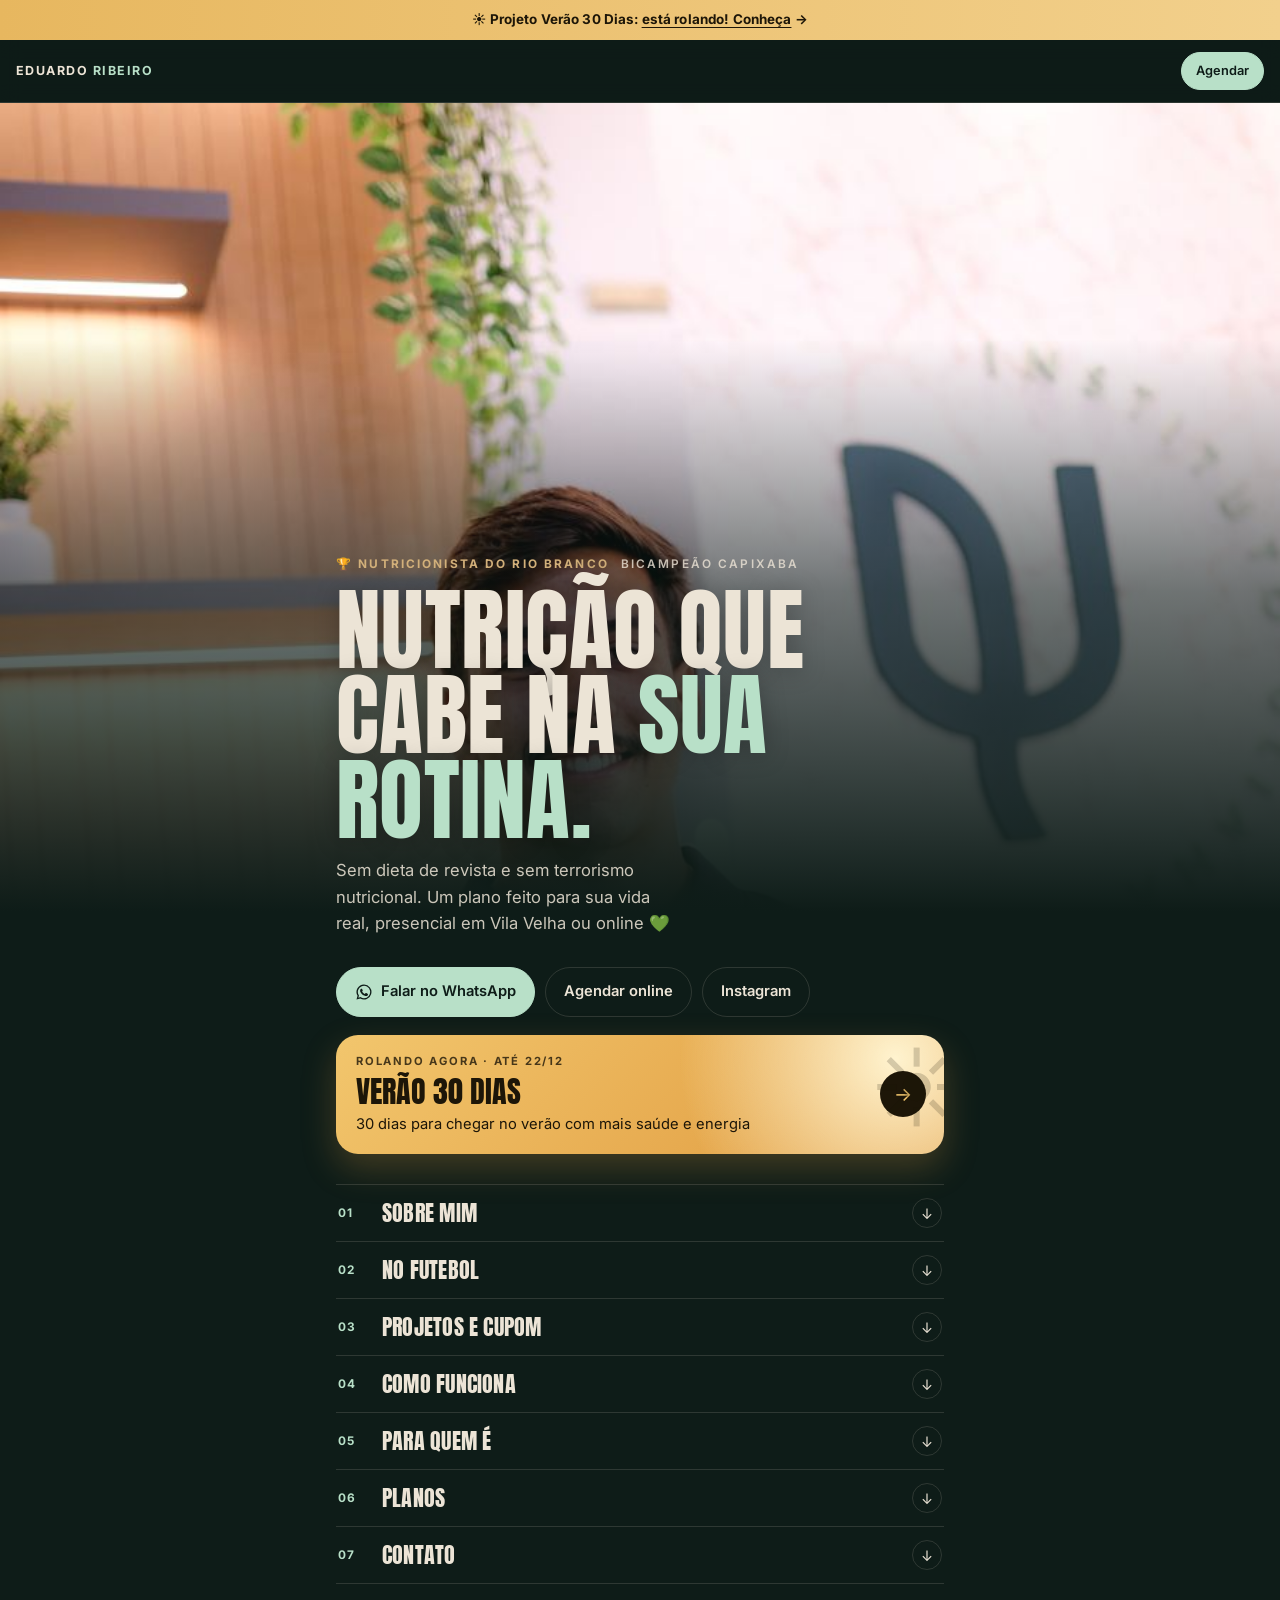
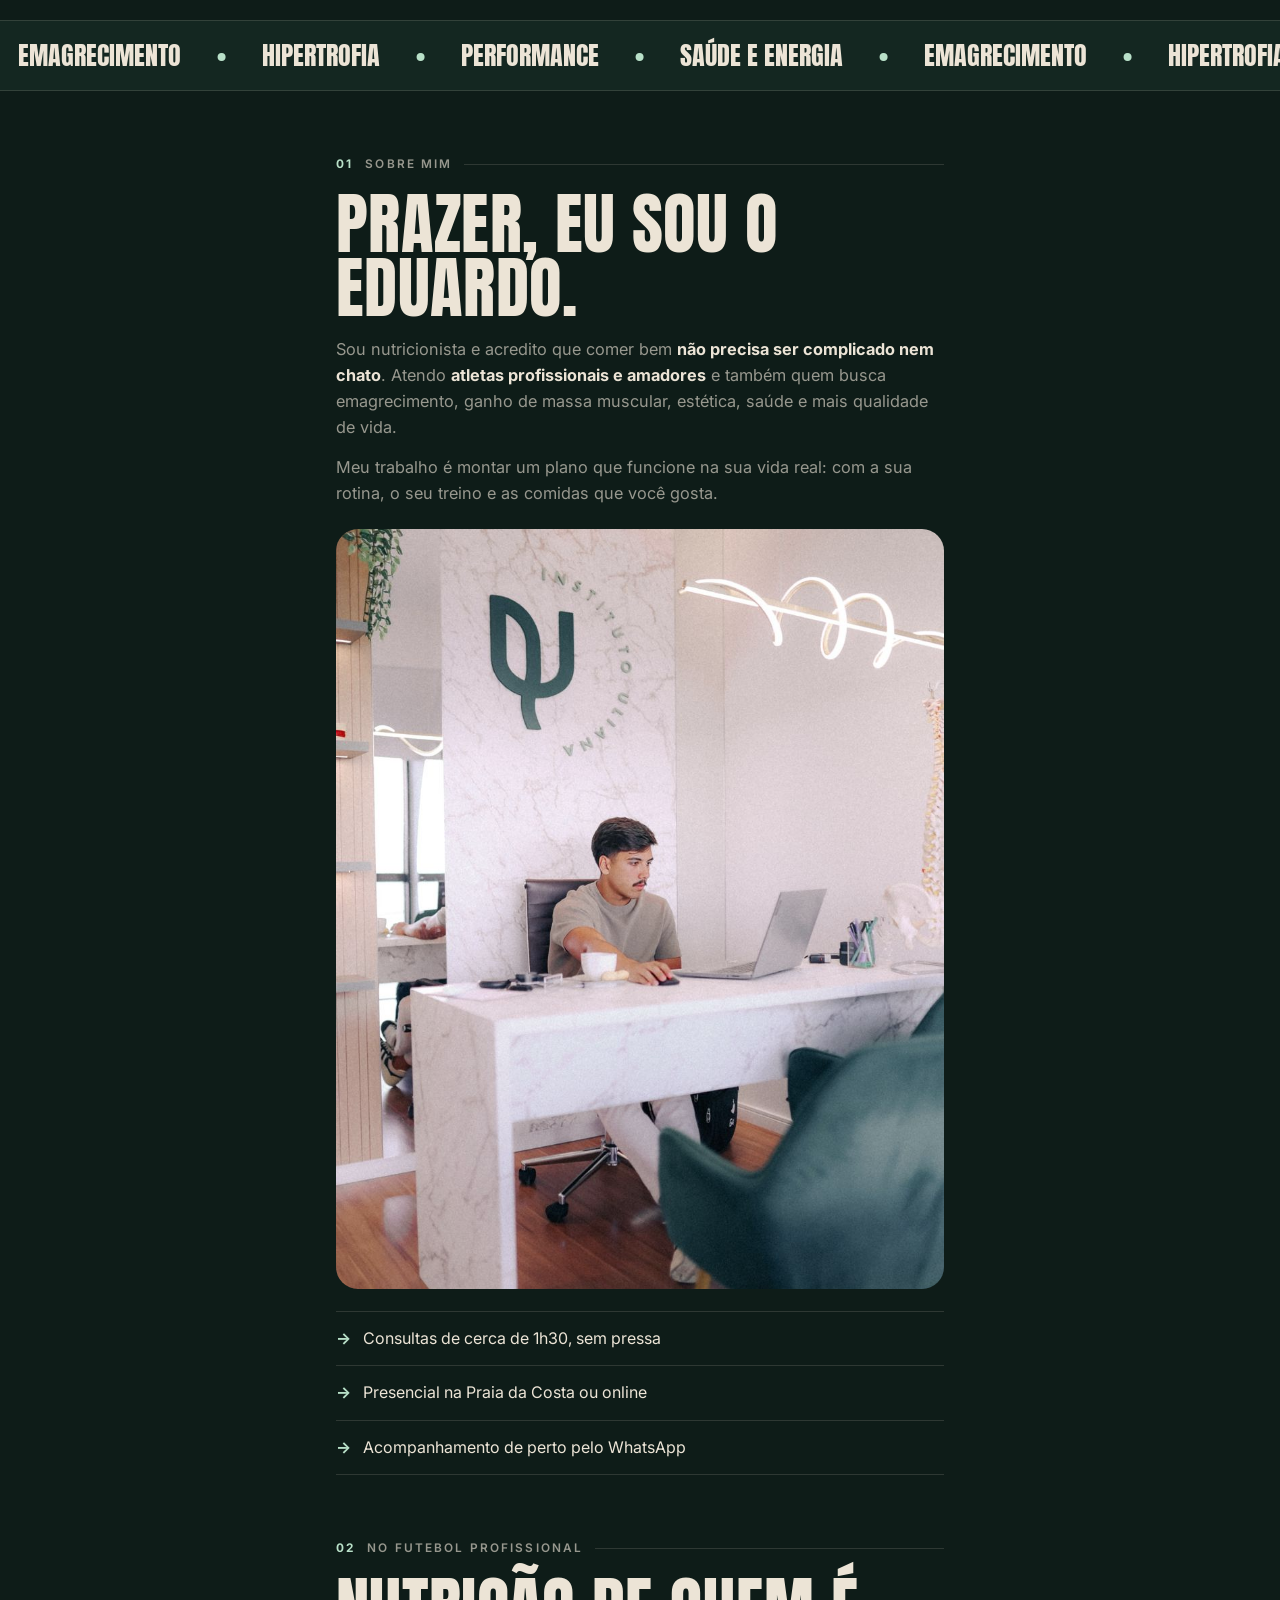
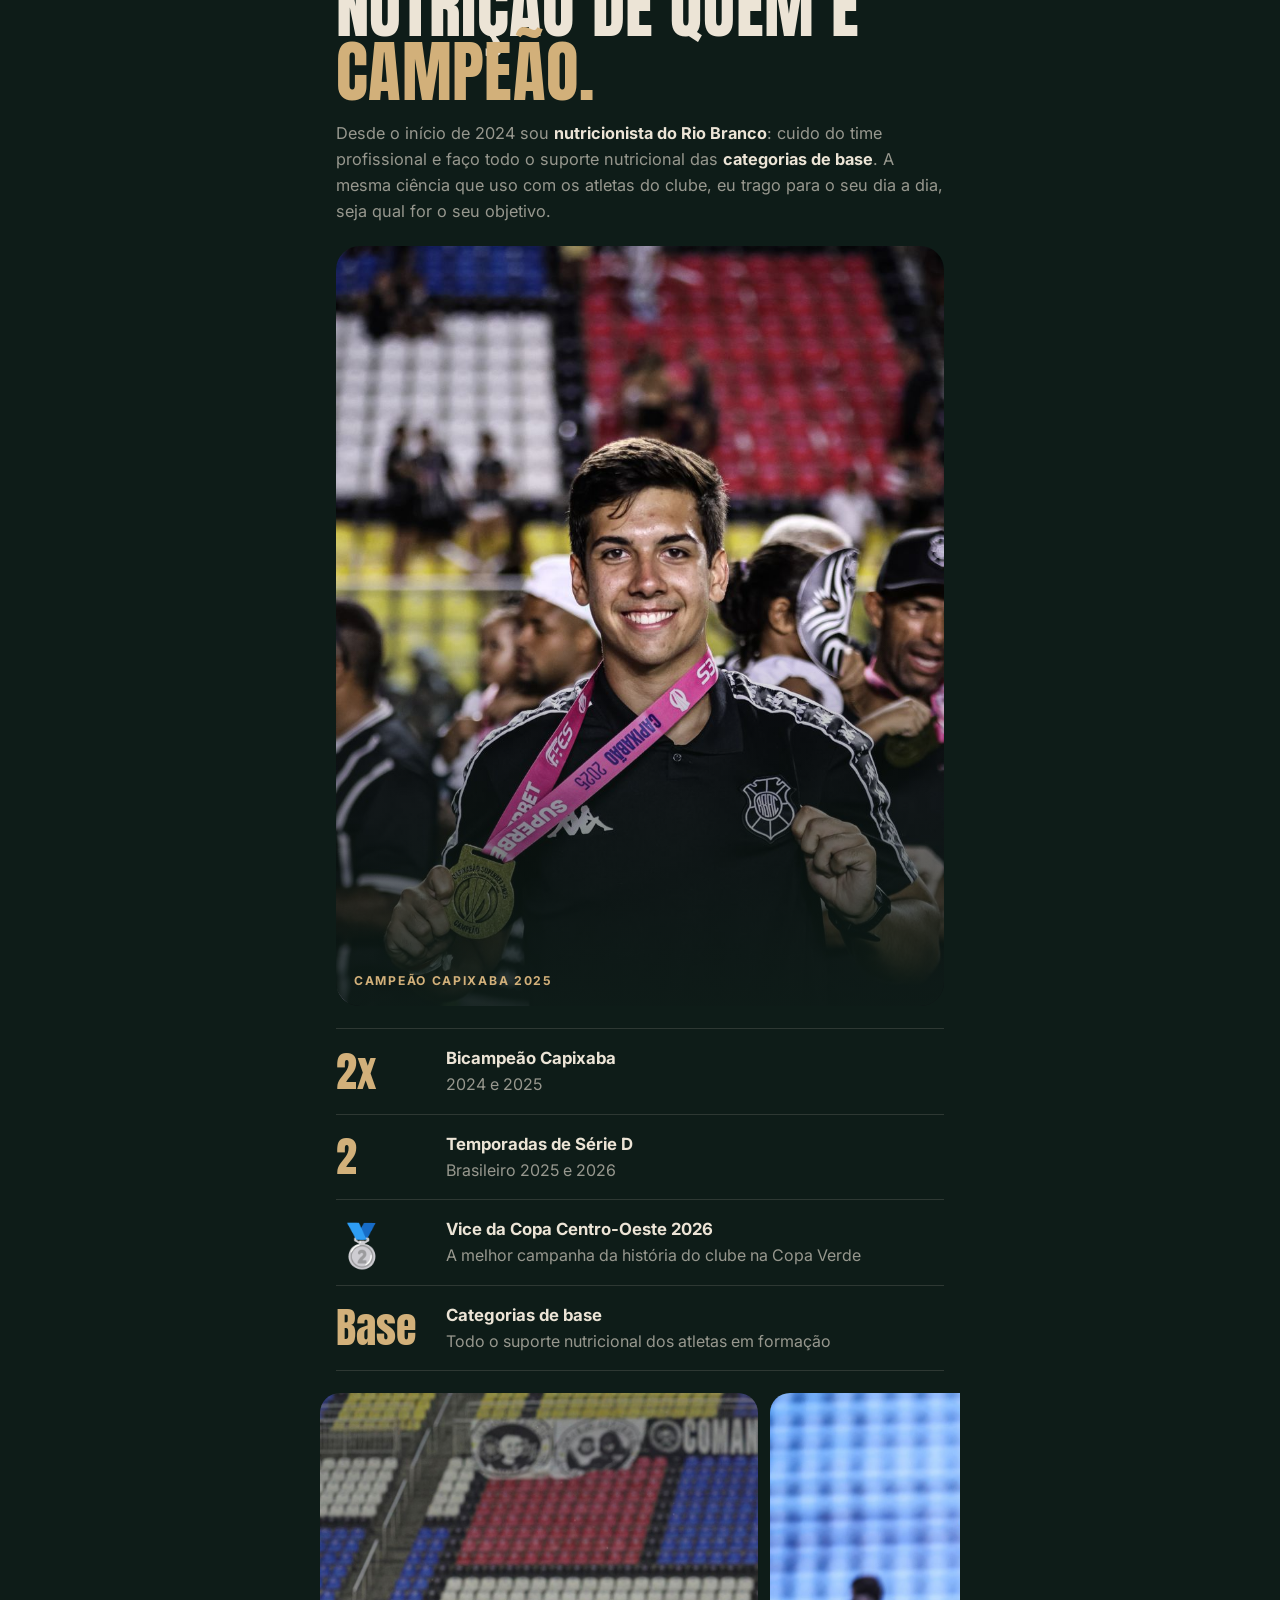
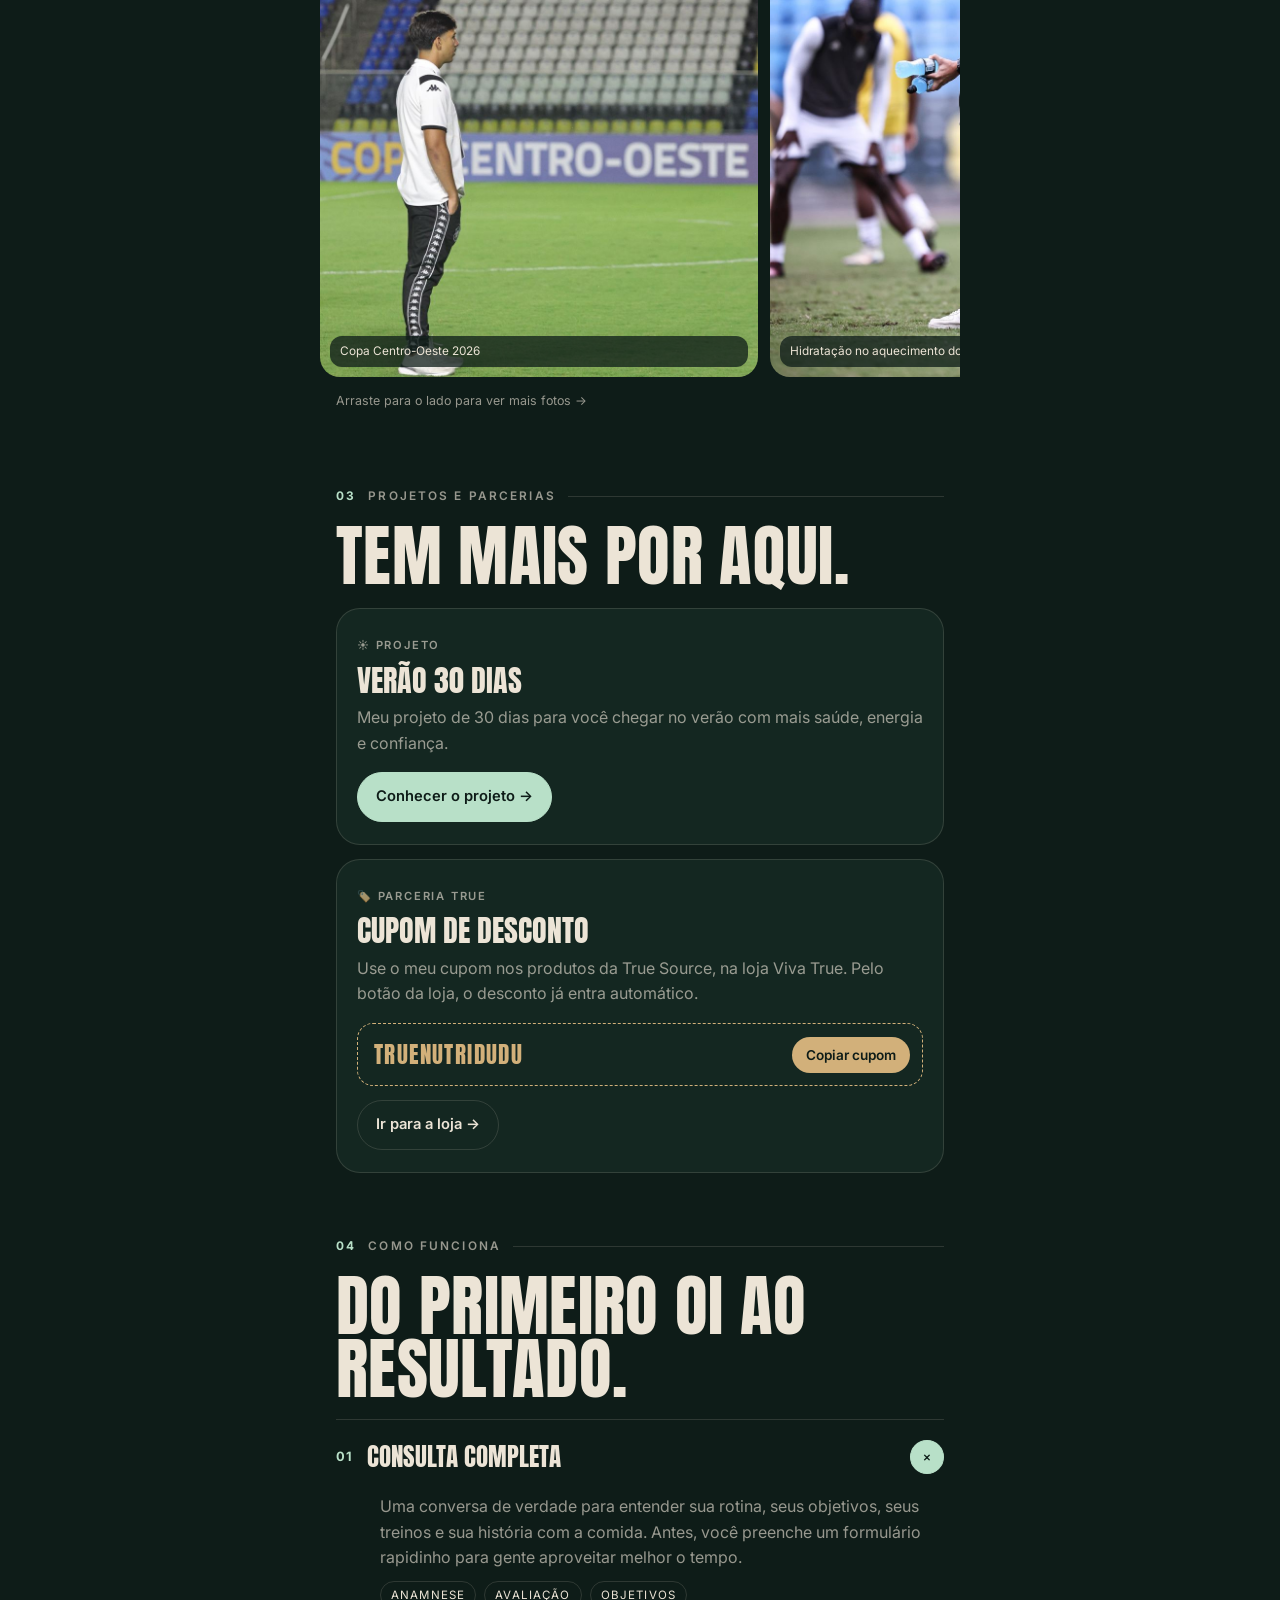
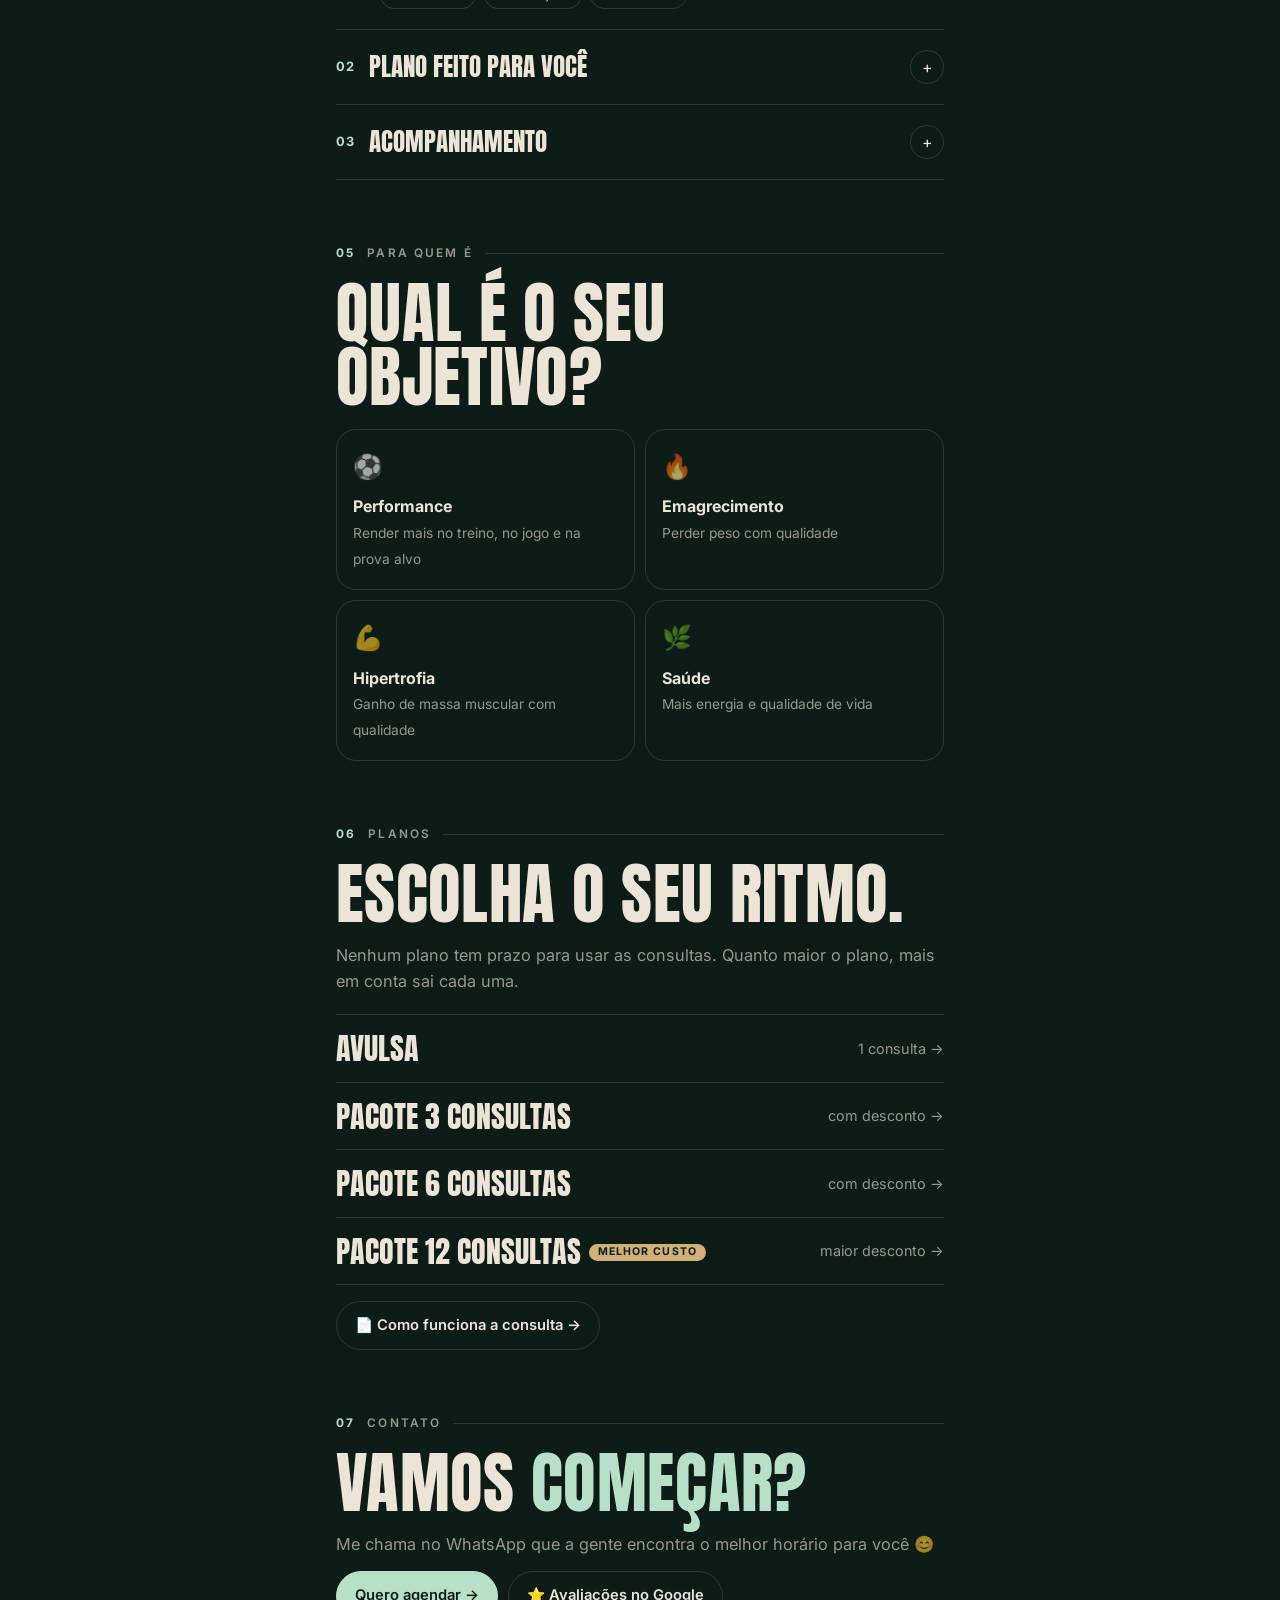
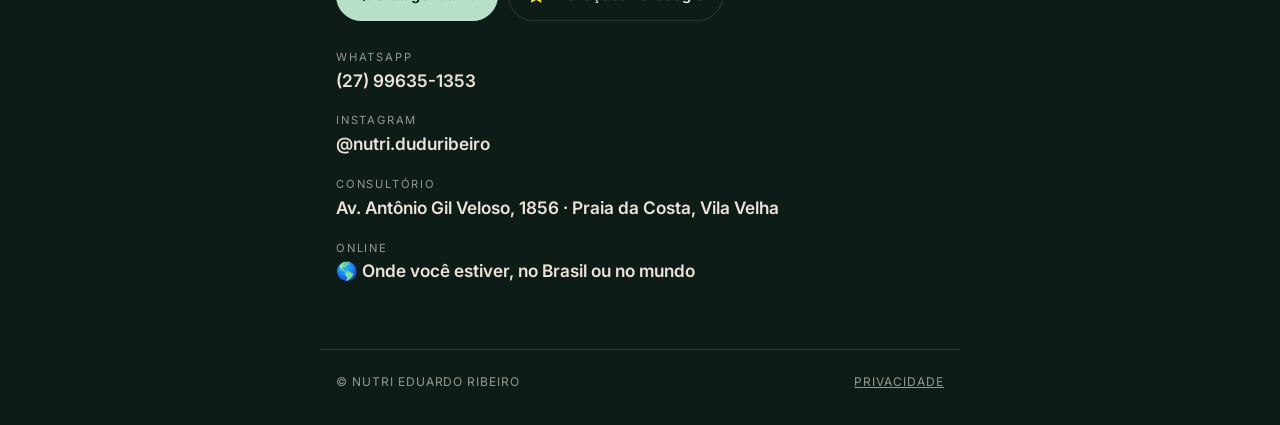
<file: index.html>
<!DOCTYPE html>
<html lang="pt-BR">
<head>
<meta charset="UTF-8">
<meta name="viewport" content="width=device-width, initial-scale=1.0">
<title>Nutri Eduardo Ribeiro</title>
<meta name="description" content="Nutricionista Eduardo Ribeiro: consultas presenciais na Praia da Costa, Vila Velha (ES), e online. Agende pelo WhatsApp.">
<meta property="og:title" content="Nutri Eduardo Ribeiro">
<meta property="og:description" content="Nutrição que cabe na sua rotina. Presencial em Vila Velha e online.">
<meta property="og:image" content="nutri/img/avatar.jpg">
<meta name="theme-color" content="#0e1c18">
<link rel="preconnect" href="https://fonts.googleapis.com">
<link rel="preconnect" href="https://fonts.gstatic.com" crossorigin>
<link href="https://fonts.googleapis.com/css2?family=Anton&family=Inter:wght@400;500;600;700&display=swap" rel="stylesheet">
<style>
  :root {
    --fundo: #0e1c18;        /* verde quase preto */
    --fundo-2: #142721;
    --linha: rgba(236, 228, 214, 0.14);
    --creme: #ece4d6;
    --suave: rgba(236, 228, 214, 0.62);
    --destaque: #b8e0c8;     /* verde-menta */
    --dourado: #d2b07a;
    --raio: 999px;
  }
  * { box-sizing: border-box; }
  [hidden] { display: none !important; }
  html { scroll-behavior: smooth; }
  body { margin: 0; background: var(--fundo); color: var(--creme); font-family: Inter, -apple-system, 'Segoe UI', Roboto, sans-serif; line-height: 1.6; -webkit-font-smoothing: antialiased; overflow-x: hidden; }
  img { display: block; max-width: 100%; }
  a { color: inherit; }
  .wrap { max-width: 640px; margin: 0 auto; padding: 0 16px; }
  .display { font-family: Anton, Impact, 'Arial Narrow', sans-serif; font-weight: 400; text-transform: uppercase; line-height: 0.95; letter-spacing: 0.005em; }

  /* Barra fixa */
  .barra { position: sticky; top: 0; z-index: 10; display: flex; align-items: center; justify-content: space-between; padding: 12px 16px; background: rgba(14, 28, 24, 0.82); backdrop-filter: blur(10px); -webkit-backdrop-filter: blur(10px); border-bottom: 1px solid var(--linha); }
  .marca { font-weight: 700; letter-spacing: 0.12em; font-size: 0.78rem; text-transform: uppercase; text-decoration: none; }
  .marca span { color: var(--destaque); }

  /* Faixa de aviso no topo (projeto em divulgação) */
  .aviso { display: block; text-align: center; padding: 9px 16px; background: linear-gradient(90deg, #e7b75f, #f2d08c, #e7b75f); background-size: 200% 100%; animation: brilho 6s ease-in-out infinite; color: #1d1608; font-size: 0.84rem; font-weight: 700; text-decoration: none; letter-spacing: 0.01em; }
  .aviso span { text-decoration: underline; text-underline-offset: 3px; }
  @keyframes brilho { 0%, 100% { background-position: 0% 0; } 50% { background-position: 100% 0; } }

  /* Destaque do projeto logo abaixo dos botões */
  .promo { position: relative; display: grid; grid-template-columns: 1fr auto; align-items: center; gap: 14px; margin-top: 18px; padding: 18px 18px 18px 20px; border-radius: 22px; text-decoration: none; overflow: hidden; color: #1d1608; background: radial-gradient(circle at 92% 20%, #fff3cf 0, transparent 38%), linear-gradient(135deg, #f2c66d, #e09a3e); box-shadow: 0 14px 34px rgba(224, 154, 62, 0.25); transition: transform .2s ease; }
  .promo:hover, .promo:focus-visible { transform: translateY(-2px); }
  .promo:focus-visible { outline: 2px solid var(--creme); outline-offset: 3px; }
  .promo small { display: block; font-size: 0.7rem; letter-spacing: 0.16em; text-transform: uppercase; font-weight: 700; opacity: 0.8; }
  .promo strong { display: block; font-family: Anton, Impact, sans-serif; font-weight: 400; text-transform: uppercase; font-size: 1.9rem; line-height: 1; margin: 6px 0 4px; }
  .promo em { font-style: normal; font-size: 0.92rem; }
  .promo .ir { width: 46px; height: 46px; border-radius: 50%; background: #1d1608; color: #f2c66d; display: grid; place-items: center; font-size: 1.2rem; }
  .promo .sol { position: absolute; right: -18px; top: -18px; font-size: 5.5rem; opacity: 0.18; pointer-events: none; animation: girar 30s linear infinite; }
  @keyframes girar { to { transform: rotate(360deg); } }

  /* Pílulas */
  .pilulas { display: flex; flex-wrap: wrap; gap: 10px; }
  .pilula { display: inline-flex; align-items: center; gap: 8px; padding: 12px 18px; border-radius: var(--raio); border: 1px solid var(--linha); text-decoration: none; font-weight: 600; font-size: 0.92rem; transition: background .2s ease, color .2s ease, border-color .2s ease, transform .2s ease; }
  .pilula:hover, .pilula:focus-visible { border-color: var(--creme); transform: translateY(-2px); }
  .pilula:focus-visible { outline: 2px solid var(--destaque); outline-offset: 3px; }
  .pilula.cheia { background: var(--destaque); color: var(--fundo); border-color: var(--destaque); }
  .pilula.cheia:hover { background: var(--creme); border-color: var(--creme); }
  .pilula.pequena { padding: 8px 14px; font-size: 0.8rem; }
  .pilula svg { width: 18px; height: 18px; }

  /* Rótulos de seção */
  .rotulo { display: flex; align-items: center; gap: 12px; font-size: 0.74rem; letter-spacing: 0.18em; text-transform: uppercase; color: var(--suave); font-weight: 600; }
  .rotulo b { color: var(--destaque); font-weight: 700; }
  .rotulo::after { content: ''; flex: 1; height: 1px; background: var(--linha); }

  /* Topo */
  .hero { padding: 44px 0 28px; }
  .hero .rotulo { margin-bottom: 18px; }
  .hero h1 { font-size: clamp(3.4rem, 17vw, 6.4rem); margin: 0 0 18px; }
  .hero h1 .verde { color: var(--destaque); }
  .hero p { color: var(--suave); font-size: 1.05rem; margin: 0 0 22px; max-width: 34ch; }
  .hero-foto { position: relative; margin-top: 30px; border-radius: 28px; overflow: hidden; aspect-ratio: 4 / 5; }
  .hero-foto img { width: 100%; height: 100%; object-fit: cover; object-position: center 22%; filter: grayscale(1) contrast(1.05); transition: filter .8s ease, transform 1.2s ease; transform: scale(1.04); }
  .hero-foto.visivel img { filter: grayscale(0); transform: scale(1); }
  .hero-foto figcaption { position: absolute; left: 16px; right: 16px; bottom: 16px; display: flex; justify-content: space-between; align-items: flex-end; gap: 10px; font-size: 0.78rem; letter-spacing: 0.12em; text-transform: uppercase; }
  .hero-foto figcaption strong { font-family: Anton, Impact, sans-serif; font-weight: 400; font-size: 1.7rem; letter-spacing: 0.02em; line-height: 1; display: block; }
  .hero-foto::after { content: ''; position: absolute; inset: 0; background: linear-gradient(180deg, transparent 55%, rgba(14, 28, 24, 0.9)); pointer-events: none; }
  .hero-foto figcaption { z-index: 1; }

  /* Capa: a foto logo de cara, com o título por cima */
  .capa { position: relative; min-height: calc(100svh - 58px); max-height: 900px; display: flex; align-items: flex-end; overflow: hidden; }
  .capa > img { position: absolute; inset: 0; width: 100%; height: 100%; object-fit: cover; object-position: center 18%; animation: aproximar 1.6s ease-out both; }
  .capa::after { content: ''; position: absolute; inset: 0; background: linear-gradient(180deg, rgba(14,28,24,0) 28%, rgba(14,28,24,0.6) 58%, var(--fundo) 96%); }
  .capa-conteudo { position: relative; z-index: 1; width: 100%; padding-bottom: 8px; }
  .capa .rotulo { margin-bottom: 14px; color: rgba(236,228,214,0.8); }
  .capa h1 { font-size: clamp(3rem, 14vw, 5.6rem); margin: 0 0 14px; text-shadow: 0 2px 24px rgba(0,0,0,0.25); }
  .capa h1 .verde { color: var(--destaque); }
  .capa p { color: rgba(236,228,214,0.85); font-size: 1.04rem; margin: 0; max-width: 34ch; }
  @keyframes aproximar { from { transform: scale(1.08); } to { transform: scale(1); } }
  .depois-capa { padding-top: 22px; }

  /* Faixa que corre */
  .faixa { border-top: 1px solid var(--linha); border-bottom: 1px solid var(--linha); overflow: hidden; padding: 14px 0; margin: 36px 0 0; background: var(--fundo-2); }
  .faixa-trilho { display: flex; width: max-content; animation: correr 28s linear infinite; }
  .faixa span { font-family: Anton, Impact, sans-serif; text-transform: uppercase; font-size: 1.6rem; padding: 0 18px; white-space: nowrap; color: var(--creme); }
  .faixa span:nth-child(even) { color: var(--destaque); }
  @keyframes correr { to { transform: translateX(-50%); } }

  section { padding: 64px 0 0; scroll-margin-top: 100px; }
  /* Índice da página: linhas numeradas, no estilo das seções */
  .indice { margin: 30px 0 0; border-top: 1px solid var(--linha); }
  .indice a { display: grid; grid-template-columns: 34px 1fr auto; align-items: center; gap: 10px; padding: 13px 2px; border-bottom: 1px solid var(--linha); text-decoration: none; transition: padding .25s ease, color .25s ease; }
  .indice a:hover, .indice a:focus-visible { padding-left: 10px; color: var(--destaque); }
  .indice a:focus-visible { outline: 2px solid var(--destaque); outline-offset: 2px; }
  .indice .n { font-size: 0.74rem; font-weight: 700; letter-spacing: 0.1em; color: var(--destaque); }
  .indice .t { font-family: Anton, Impact, sans-serif; text-transform: uppercase; font-size: 1.35rem; line-height: 1; letter-spacing: 0.01em; }
  .indice .s { width: 30px; height: 30px; border-radius: 50%; border: 1px solid var(--linha); display: grid; place-items: center; font-size: 0.9rem; transition: background .25s ease, color .25s ease, transform .25s ease; }
  .indice a:hover .s, .indice a:focus-visible .s { background: var(--destaque); color: var(--fundo); border-color: var(--destaque); transform: rotate(-45deg); }
  h2 { font-size: clamp(2.6rem, 12vw, 4.2rem); margin: 18px 0 16px; }
  .texto { color: var(--suave); margin: 0 0 14px; font-size: 1.02rem; }
  .texto strong { color: var(--creme); }

  .foto-sobre { margin: 22px 0 0; border-radius: 22px; overflow: hidden; aspect-ratio: 4 / 5; }
  .foto-sobre img { width: 100%; height: 100%; object-fit: cover; filter: grayscale(1); transition: filter .8s ease; }
  .foto-sobre.visivel img { filter: grayscale(0.15); }

  .lista-destaques { list-style: none; margin: 22px 0 0; padding: 0; border-top: 1px solid var(--linha); }
  .lista-destaques li { padding: 14px 0; border-bottom: 1px solid var(--linha); display: flex; gap: 12px; align-items: baseline; }
  .lista-destaques li::before { content: '→'; color: var(--destaque); font-weight: 700; }

  /* Passos em sanfona */
  .sanfona { margin-top: 18px; border-top: 1px solid var(--linha); }
  .sanfona details { border-bottom: 1px solid var(--linha); }
  .sanfona summary { list-style: none; cursor: pointer; display: grid; grid-template-columns: auto 1fr auto; gap: 14px; align-items: center; padding: 20px 0; }
  .sanfona summary::-webkit-details-marker { display: none; }
  .sanfona .num { font-size: 0.8rem; color: var(--destaque); font-weight: 700; letter-spacing: 0.08em; }
  .sanfona .tit { font-family: Anton, Impact, sans-serif; text-transform: uppercase; font-size: 1.55rem; line-height: 1.05; }
  .sanfona .mais { width: 34px; height: 34px; border-radius: 50%; border: 1px solid var(--linha); display: grid; place-items: center; transition: transform .3s ease, background .3s ease; }
  .sanfona details[open] .mais { transform: rotate(45deg); background: var(--destaque); color: var(--fundo); border-color: var(--destaque); }
  .sanfona summary:focus-visible { outline: 2px solid var(--destaque); outline-offset: 4px; }
  .sanfona .corpo { padding: 0 0 20px 44px; color: var(--suave); }
  .sanfona .tags { display: flex; flex-wrap: wrap; gap: 8px; margin-top: 10px; }
  .sanfona .tags span { font-size: 0.72rem; letter-spacing: 0.1em; text-transform: uppercase; border: 1px solid var(--linha); border-radius: var(--raio); padding: 4px 10px; color: var(--creme); }

  /* Objetivos */
  .objetivos { display: grid; grid-template-columns: 1fr 1fr; gap: 10px; margin-top: 20px; }
  .objetivo { border: 1px solid var(--linha); border-radius: 20px; padding: 18px 16px; transition: background .25s ease, border-color .25s ease; }
  .objetivo:hover { background: var(--fundo-2); border-color: var(--destaque); }
  .objetivo .ico { font-size: 1.5rem; }
  .objetivo strong { display: block; margin-top: 8px; font-size: 1rem; }
  .objetivo span { color: var(--suave); font-size: 0.86rem; }

  /* Planos */
  .planos { margin-top: 20px; border-top: 1px solid var(--linha); }
  .plano { display: flex; align-items: center; justify-content: space-between; gap: 12px; padding: 18px 0; border-bottom: 1px solid var(--linha); text-decoration: none; transition: padding .25s ease; }
  .plano:hover { padding-left: 8px; }
  .plano .nome { font-family: Anton, Impact, sans-serif; text-transform: uppercase; font-size: 1.9rem; line-height: 1; }
  .plano .qtd { color: var(--suave); font-size: 0.9rem; text-align: right; white-space: nowrap; flex-shrink: 0; }
  .plano .selo { display: inline-block; margin-left: 8px; vertical-align: middle; font-family: Inter, sans-serif; font-size: 0.66rem; letter-spacing: 0.1em; background: var(--dourado); color: var(--fundo); border-radius: var(--raio); padding: 3px 9px; font-weight: 700; }

  /* Selo do clube na capa */
  .rotulo-clube { text-decoration: none; flex-wrap: wrap; row-gap: 4px; }
  .rotulo-clube::after { display: none; }
  .rotulo-clube b, .rotulo-clube span { white-space: nowrap; }
  .rotulo-clube b { color: var(--dourado); }
  .selo-clube { display: inline-flex; align-items: center; gap: 6px; margin: 0 0 14px; padding: 7px 12px; border-radius: var(--raio); background: rgba(14, 28, 24, 0.55); border: 1px solid rgba(210, 176, 122, 0.55); color: var(--creme); font-size: 0.78rem; font-weight: 600; text-decoration: none; backdrop-filter: blur(6px); -webkit-backdrop-filter: blur(6px); }

  /* No futebol profissional */
  .clube-destaque { position: relative; margin-top: 22px; border-radius: 24px; overflow: hidden; aspect-ratio: 4 / 5; }
  .clube-destaque img { width: 100%; height: 100%; object-fit: cover; object-position: center 25%; }
  .clube-destaque::after { content: ''; position: absolute; inset: 0; background: linear-gradient(180deg, transparent 50%, rgba(14, 28, 24, 0.92)); }
  .clube-destaque figcaption { position: absolute; z-index: 1; left: 18px; right: 18px; bottom: 16px; font-size: 0.76rem; letter-spacing: 0.14em; text-transform: uppercase; color: var(--dourado); font-weight: 700; }
  .numeros { display: grid; gap: 0; margin-top: 22px; border-top: 1px solid var(--linha); }
  .numero { display: grid; grid-template-columns: 96px 1fr; align-items: center; gap: 14px; padding: 16px 0; border-bottom: 1px solid var(--linha); }
  .numero strong { font-family: Anton, Impact, sans-serif; font-weight: 400; font-size: 2.6rem; line-height: 1; color: var(--dourado); }
  .numero span { color: var(--suave); }
  .numero span b { display: block; color: var(--creme); font-size: 1.05rem; }
  .galeria { display: grid; grid-auto-flow: column; grid-auto-columns: 72%; gap: 12px; overflow-x: auto; scroll-snap-type: x mandatory; margin: 22px -16px 0; padding: 0 16px 6px; scrollbar-width: none; }
  .galeria::-webkit-scrollbar { display: none; }
  .galeria figure { margin: 0; scroll-snap-align: start; border-radius: 20px; overflow: hidden; aspect-ratio: 3 / 4; position: relative; }
  .galeria img { width: 100%; height: 100%; object-fit: cover; }
  .galeria figcaption { position: absolute; left: 10px; bottom: 10px; right: 10px; font-size: 0.74rem; padding: 6px 10px; border-radius: 12px; background: rgba(14, 28, 24, 0.75); color: var(--creme); }
  .dica-arraste { margin-top: 8px; font-size: 0.78rem; color: var(--suave); }

  /* Projetos e parcerias */
  .cards { display: grid; gap: 14px; margin-top: 20px; }
  .card { border: 1px solid var(--linha); border-radius: 24px; padding: 22px 20px; background: var(--fundo-2); }
  .card .tipo { font-size: 0.7rem; letter-spacing: 0.16em; text-transform: uppercase; color: var(--suave); font-weight: 600; }
  .card h3 { font-family: Anton, Impact, sans-serif; font-weight: 400; text-transform: uppercase; font-size: 1.9rem; line-height: 1; margin: 8px 0 10px; }
  .card p { color: var(--suave); margin: 0 0 16px; }
  .cupom { display: flex; align-items: center; justify-content: space-between; gap: 10px; border: 1px dashed var(--dourado); border-radius: 16px; padding: 12px 12px 12px 16px; margin: 0 0 14px; }
  .cupom code { font-family: Anton, Impact, sans-serif; font-size: 1.45rem; letter-spacing: 0.06em; color: var(--dourado); word-break: break-all; }
  .cupom button { flex: none; border: 0; border-radius: var(--raio); background: var(--dourado); color: var(--fundo); font: 600 0.85rem Inter, sans-serif; padding: 10px 14px; cursor: pointer; }
  .cupom button:focus-visible { outline: 2px solid var(--creme); outline-offset: 2px; }

  /* Contato */
  .contato h2 .verde { color: var(--destaque); }
  .dados { margin-top: 28px; display: grid; gap: 18px; }
  .dado small { display: block; font-size: 0.7rem; letter-spacing: 0.16em; text-transform: uppercase; color: var(--suave); }
  .dado a, .dado span { font-size: 1.08rem; font-weight: 600; text-decoration: none; }
  .dado a:hover { color: var(--destaque); }

  footer { margin-top: 64px; border-top: 1px solid var(--linha); padding: 22px 16px 34px; display: flex; justify-content: space-between; flex-wrap: wrap; gap: 8px; font-size: 0.75rem; letter-spacing: 0.08em; text-transform: uppercase; color: var(--suave); max-width: 640px; margin-left: auto; margin-right: auto; }
  footer a { color: var(--suave); }

  /* Botão de voltar ao topo: aparece depois que a pessoa desce um pouco */
  .topo-btn { position: fixed; right: 16px; bottom: calc(18px + env(safe-area-inset-bottom)); z-index: 20; width: 52px; height: 52px; border-radius: 50%; border: 0; background: var(--destaque); color: var(--fundo); font-size: 1.35rem; font-weight: 700; display: grid; place-items: center; cursor: pointer; box-shadow: 0 10px 28px rgba(0, 0, 0, 0.35); opacity: 0; transform: translateY(16px) scale(0.9); pointer-events: none; transition: opacity .3s ease, transform .3s ease, background .2s ease; }
  .topo-btn.visivel { opacity: 1; transform: none; pointer-events: auto; }
  .topo-btn:hover { background: var(--creme); }
  .topo-btn:focus-visible { outline: 2px solid var(--creme); outline-offset: 3px; }

  /* Aparecer ao rolar */
  .surge { opacity: 0; transform: translateY(26px); transition: opacity .7s ease, transform .7s ease; }
  .surge.visivel { opacity: 1; transform: none; }

  @media (prefers-reduced-motion: reduce) {
    .aviso, .promo .sol { animation: none; }
    .capa > img { animation: none; }
    html { scroll-behavior: auto; }
    .faixa-trilho { animation: none; }
    .surge { opacity: 1; transform: none; transition: none; }
    .hero-foto img, .foto-sobre img { transition: none; transform: none; }
  }
</style>
</head>
<body>
<div class="topo-fixo" style="position:sticky;top:0;z-index:10">
<a class="aviso" data-verao href="https://projetoverao30dias.netlify.app" target="_blank" rel="noopener">☀️ Projeto Verão 30 Dias: <span data-verao-faixa>começa segunda, 23/11</span> →</a>
<header class="barra" style="position:static">
  <a class="marca" href="#topo">Eduardo <span>Ribeiro</span></a>
  <a class="pilula cheia pequena" href="https://wa.me/5527996351353?text=Oi!%20Vim%20pelo%20Instagram%20e%20quero%20agendar%20uma%20consulta%20%F0%9F%98%8A" target="_blank" rel="noopener">Agendar</a>
</header>
</div>

<header class="capa" id="topo" aria-labelledby="titulo">
  <img src="nutri/img/perfil.jpg" alt="Eduardo Ribeiro, nutricionista, sorrindo no consultório" fetchpriority="high">
  <div class="wrap capa-conteudo">
    <a class="rotulo rotulo-clube" href="#rio-branco"><b>🏆 Nutricionista do Rio Branco</b> <span>Bicampeão Capixaba</span></a>
    <h1 class="display" id="titulo">Nutrição que cabe na <span class="verde">sua rotina.</span></h1>
    <p>Sem dieta de revista e sem terrorismo nutricional. Um plano feito para sua vida real, presencial em Vila Velha ou online 💚</p>
  </div>
</header>

<main class="wrap depois-capa">
    <div class="pilulas">
      <a class="pilula cheia" href="https://wa.me/5527996351353?text=Oi!%20Vim%20pelo%20Instagram%20e%20quero%20saber%20mais%20sobre%20o%20acompanhamento%20%F0%9F%98%8A" target="_blank" rel="noopener">
        <svg viewBox="0 0 24 24" fill="currentColor" aria-hidden="true"><path d="M12 2a10 10 0 0 0-8.6 15.1L2 22l5-1.3A10 10 0 1 0 12 2Zm0 18.2a8.2 8.2 0 0 1-4.2-1.2l-.3-.2-3 .8.8-2.9-.2-.3A8.2 8.2 0 1 1 12 20.2Zm4.5-6.1c-.2-.1-1.5-.7-1.7-.8-.2-.1-.4-.1-.6.1l-.8 1c-.1.2-.3.2-.5.1a6.7 6.7 0 0 1-3.3-2.9c-.2-.4.2-.4.7-1.3.1-.2 0-.3 0-.4l-.8-1.8c-.2-.5-.4-.4-.6-.4h-.5a1 1 0 0 0-.7.3 3 3 0 0 0-.9 2.2c0 1.3.9 2.5 1.1 2.7.1.2 1.8 2.8 4.4 3.9 1.6.7 2.3.8 3.1.6.5-.1 1.5-.6 1.7-1.2.2-.6.2-1.1.2-1.2-.1-.1-.3-.2-.5-.3Z"/></svg>
        Falar no WhatsApp
      </a>
      <a class="pilula" href="https://eduardomoreiraribeiro-ctrl.github.io/meu-primeiro-pr/crm-nutri-dudu/agendar.html" target="_blank" rel="noopener">Agendar online</a>
      <a class="pilula" href="https://instagram.com/nutri.duduribeiro" target="_blank" rel="noopener">Instagram</a>
    </div>
    <a class="promo" data-verao href="https://projetoverao30dias.netlify.app" target="_blank" rel="noopener">
      <span class="sol" aria-hidden="true">☀️</span>
      <span><small data-verao-selo>Começa segunda, 23/11</small><strong>Verão 30 Dias</strong><em>30 dias para chegar no verão com mais saúde e energia</em></span>
      <span class="ir" aria-hidden="true">→</span>
    </a>
    <nav class="indice" aria-label="Seções da página">
      <a href="#sobre"><span class="n">01</span><span class="t">Sobre mim</span><span class="s" aria-hidden="true">↓</span></a>
      <a href="#rio-branco"><span class="n">02</span><span class="t">No futebol</span><span class="s" aria-hidden="true">↓</span></a>
      <a href="#projetos"><span class="n">03</span><span class="t">Projetos e cupom</span><span class="s" aria-hidden="true">↓</span></a>
      <a href="#como-funciona"><span class="n">04</span><span class="t">Como funciona</span><span class="s" aria-hidden="true">↓</span></a>
      <a href="#pra-quem"><span class="n">05</span><span class="t">Para quem é</span><span class="s" aria-hidden="true">↓</span></a>
      <a href="#planos"><span class="n">06</span><span class="t">Planos</span><span class="s" aria-hidden="true">↓</span></a>
      <a href="#contato"><span class="n">07</span><span class="t">Contato</span><span class="s" aria-hidden="true">↓</span></a>
    </nav>
</main>

<div class="faixa" aria-hidden="true">
  <div class="faixa-trilho">
    <span>Emagrecimento</span><span>•</span><span>Hipertrofia</span><span>•</span><span>Performance</span><span>•</span><span>Saúde e energia</span><span>•</span>
    <span>Emagrecimento</span><span>•</span><span>Hipertrofia</span><span>•</span><span>Performance</span><span>•</span><span>Saúde e energia</span><span>•</span>
  </div>
</div>

<main class="wrap">
  <section id="sobre" aria-labelledby="t-sobre" class="surge">
    <div class="rotulo"><b>01</b> Sobre mim</div>
    <h2 class="display" id="t-sobre">Prazer, eu sou o Eduardo.</h2>
    <p class="texto">Sou nutricionista e acredito que comer bem <strong>não precisa ser complicado nem chato</strong>. Atendo <strong>atletas profissionais e amadores</strong> e também quem busca emagrecimento, ganho de massa muscular, estética, saúde e mais qualidade de vida.</p>
    <p class="texto">Meu trabalho é montar um plano que funcione na sua vida real: com a sua rotina, o seu treino e as comidas que você gosta.</p>
    <figure class="foto-sobre surge" style="margin-left:0;margin-right:0"><img src="nutri/img/consultorio.jpg" alt="Eduardo atendendo no consultório" loading="lazy"></figure>
    <ul class="lista-destaques">
      <li>Consultas de cerca de 1h30, sem pressa</li>
      <li>Presencial na Praia da Costa ou online</li>
      <li>Acompanhamento de perto pelo WhatsApp</li>
    </ul>
  </section>

  <section id="rio-branco" class="surge" aria-labelledby="t-clube">
    <div class="rotulo"><b>02</b> No futebol profissional</div>
    <h2 class="display" id="t-clube">Nutrição de quem é <span style="color:var(--dourado)">campeão.</span></h2>
    <p class="texto">Desde o início de 2024 sou <strong>nutricionista do Rio Branco</strong>: cuido do time profissional e faço todo o suporte nutricional das <strong>categorias de base</strong>. A mesma ciência que uso com os atletas do clube, eu trago para o seu dia a dia, seja qual for o seu objetivo.</p>
    <figure class="clube-destaque" style="margin-left:0;margin-right:0"><img src="nutri/img/rb-medalha.jpg" alt="Eduardo com a medalha de campeão do Capixabão 2025" loading="lazy"><figcaption>Campeão Capixaba 2025</figcaption></figure>
    <div class="numeros">
      <div class="numero"><strong>2x</strong><span><b>Bicampeão Capixaba</b>2024 e 2025</span></div>
      <div class="numero"><strong>2</strong><span><b>Temporadas de Série D</b>Brasileiro 2025 e 2026</span></div>
      <div class="numero"><strong>🥈</strong><span><b>Vice da Copa Centro-Oeste 2026</b>A melhor campanha da história do clube na Copa Verde</span></div>
      <div class="numero"><strong>Base</strong><span><b>Categorias de base</b>Todo o suporte nutricional dos atletas em formação</span></div>
    </div>
    <div class="galeria" aria-label="Fotos no Rio Branco">
      <figure><img src="nutri/img/rb-centro-oeste.jpg" alt="Eduardo no gramado antes de jogo da Copa Centro-Oeste" loading="lazy"><figcaption>Copa Centro-Oeste 2026</figcaption></figure>
      <figure><img src="nutri/img/rb-treino.jpg" alt="Eduardo levando hidratação no aquecimento antes do jogo" loading="lazy"><figcaption>Hidratação no aquecimento do jogo</figcaption></figure>
      <figure><img src="nutri/img/rb-hidratacao.jpg" alt="Eduardo preparando bebida para os atletas" loading="lazy"><figcaption>Suplementação dos atletas</figcaption></figure>
      <figure><img src="nutri/img/rb-campo.jpg" alt="Eduardo no gramado em noite de jogo" loading="lazy"><figcaption>Dia de jogo</figcaption></figure>
      <figure><img src="nutri/img/rb-torcida.jpg" alt="Eduardo comemorando no gramado com a torcida ao fundo" loading="lazy"><figcaption>Comemoração com a torcida</figcaption></figure>
    </div>
    <p class="dica-arraste">Arraste para o lado para ver mais fotos →</p>
  </section>

  <section id="projetos" class="surge" aria-labelledby="t-projetos">
    <div class="rotulo"><b>03</b> Projetos e parcerias</div>
    <h2 class="display" id="t-projetos">Tem mais por aqui.</h2>
    <div class="cards">
      <article class="card">
        <span class="tipo">☀️ Projeto</span>
        <h3>Verão 30 Dias</h3>
        <p>Meu projeto de 30 dias para você chegar no verão com mais saúde, energia e confiança.</p>
        <a class="pilula cheia" href="https://projetoverao30dias.netlify.app" target="_blank" rel="noopener">Conhecer o projeto →</a>
      </article>
      <article class="card">
        <span class="tipo">🏷️ Parceria TRUE</span>
        <h3>Cupom de desconto</h3>
        <p>Use o meu cupom nos produtos da True Source, na loja Viva True. Pelo botão da loja, o desconto já entra automático.</p>
        <div class="cupom"><code>TRUENUTRIDUDU</code><button type="button" data-copiar="TRUENUTRIDUDU">Copiar cupom</button></div>
        <a class="pilula" href="https://vivatrue.com.br/discount/TRUENUTRIDUDU?redirect=%2F&amp;utm_source=influenciador&amp;utm_medium=site&amp;utm_campaign=TRUENUTRIDUDU&amp;utm_content=site" target="_blank" rel="noopener">Ir para a loja →</a>
      </article>
    </div>
  </section>

  <section id="como-funciona" aria-labelledby="t-como" class="surge">
    <div class="rotulo"><b>04</b> Como funciona</div>
    <h2 class="display" id="t-como">Do primeiro oi ao resultado.</h2>
    <div class="sanfona">
      <details open>
        <summary><span class="num">01</span><span class="tit">Consulta completa</span><span class="mais" aria-hidden="true">+</span></summary>
        <div class="corpo">Uma conversa de verdade para entender sua rotina, seus objetivos, seus treinos e sua história com a comida. Antes, você preenche um formulário rapidinho para gente aproveitar melhor o tempo.
          <div class="tags"><span>Anamnese</span><span>Avaliação</span><span>Objetivos</span></div></div>
      </details>
      <details>
        <summary><span class="num">02</span><span class="tit">Plano feito para você</span><span class="mais" aria-hidden="true">+</span></summary>
        <div class="corpo">Um plano alimentar com a sua cara: possível de seguir, com opções e sem cortar tudo o que você gosta.
          <div class="tags"><span>Plano alimentar</span><span>Substituições</span><span>Orientações</span></div></div>
      </details>
      <details>
        <summary><span class="num">03</span><span class="tit">Acompanhamento</span><span class="mais" aria-hidden="true">+</span></summary>
        <div class="corpo">Retornos para ajustar o plano conforme a sua evolução, e eu perto pelo WhatsApp para tirar as dúvidas do dia a dia.
          <div class="tags"><span>Retornos</span><span>Ajustes</span><span>WhatsApp</span></div></div>
      </details>
    </div>
  </section>

  <section id="pra-quem" aria-labelledby="t-para" class="surge">
    <div class="rotulo"><b>05</b> Para quem é</div>
    <h2 class="display" id="t-para">Qual é o seu objetivo?</h2>
    <div class="objetivos">
      <div class="objetivo"><span class="ico" aria-hidden="true">⚽</span><strong>Performance</strong><span>Render mais no treino, no jogo e na prova alvo</span></div>
      <div class="objetivo"><span class="ico" aria-hidden="true">🔥</span><strong>Emagrecimento</strong><span>Perder peso com qualidade</span></div>
      <div class="objetivo"><span class="ico" aria-hidden="true">💪</span><strong>Hipertrofia</strong><span>Ganho de massa muscular com qualidade</span></div>
      <div class="objetivo"><span class="ico" aria-hidden="true">🌿</span><strong>Saúde</strong><span>Mais energia e qualidade de vida</span></div>
    </div>
  </section>

  <section id="planos" aria-labelledby="t-planos" class="surge">
    <div class="rotulo"><b>06</b> Planos</div>
    <h2 class="display" id="t-planos">Escolha o seu ritmo.</h2>
    <p class="texto">Nenhum plano tem prazo para usar as consultas. Quanto maior o plano, mais em conta sai cada uma.</p>
    <div class="planos">
      <a class="plano" href="https://wa.me/5527996351353?text=Oi!%20Vim%20pelo%20Instagram%20e%20quero%20saber%20sobre%20a%20consulta%20avulsa%20%F0%9F%98%8A" target="_blank" rel="noopener"><span class="nome">Avulsa</span><span class="qtd">1 consulta →</span></a>
      <a class="plano" href="https://wa.me/5527996351353?text=Oi!%20Vim%20pelo%20Instagram%20e%20quero%20saber%20sobre%20o%20pacote%20de%203%20consultas%20%F0%9F%98%8A" target="_blank" rel="noopener"><span class="nome">Pacote 3 consultas</span><span class="qtd">com desconto →</span></a>
      <a class="plano" href="https://wa.me/5527996351353?text=Oi!%20Vim%20pelo%20Instagram%20e%20quero%20saber%20sobre%20o%20pacote%20de%206%20consultas%20%F0%9F%98%8A" target="_blank" rel="noopener"><span class="nome">Pacote 6 consultas</span><span class="qtd">com desconto →</span></a>
      <a class="plano" href="https://wa.me/5527996351353?text=Oi!%20Vim%20pelo%20Instagram%20e%20quero%20saber%20sobre%20o%20pacote%20de%2012%20consultas%20%F0%9F%98%8A" target="_blank" rel="noopener"><span class="nome">Pacote 12 consultas<span class="selo">Melhor custo</span></span><span class="qtd">maior desconto →</span></a>
    </div>
    <div class="pilulas" style="margin-top:16px">
      <a class="pilula" href="consulta/">📄 Como funciona a consulta →</a>
    </div>
  </section>

  <section id="contato" class="contato surge" aria-labelledby="t-contato">
    <div class="rotulo"><b>07</b> Contato</div>
    <h2 class="display" id="t-contato">Vamos <span class="verde">começar?</span></h2>
    <p class="texto">Me chama no WhatsApp que a gente encontra o melhor horário para você 😊</p>
    <div class="pilulas">
      <a class="pilula cheia" href="https://wa.me/5527996351353?text=Oi!%20Vim%20pelo%20Instagram%20e%20quero%20agendar%20uma%20consulta%20%F0%9F%98%8A" target="_blank" rel="noopener">Quero agendar →</a>
      <a class="pilula" href="https://g.page/r/CVSet0eAPnmSEBM/review" target="_blank" rel="noopener">⭐ Avaliações no Google</a>
    </div>
    <div class="dados">
      <div class="dado"><small>WhatsApp</small><a href="https://wa.me/5527996351353" target="_blank" rel="noopener">(27) 99635-1353</a></div>
      <div class="dado"><small>Instagram</small><a href="https://instagram.com/nutri.duduribeiro" target="_blank" rel="noopener">@nutri.duduribeiro</a></div>
      <div class="dado"><small>Consultório</small><a href="https://www.google.com/maps/search/?api=1&query=Av.%20Ant%C3%B4nio%20Gil%20Veloso%2C%201856%2C%20Praia%20da%20Costa%2C%20Vila%20Velha%20-%20ES" target="_blank" rel="noopener">Av. Antônio Gil Veloso, 1856 · Praia da Costa, Vila Velha</a></div>
      <div class="dado"><small>Online</small><span>🌎 Onde você estiver, no Brasil ou no mundo</span></div>
    </div>
  </section>
</main>

<footer>
  <span>© Nutri Eduardo Ribeiro</span>
  <a href="https://eduardomoreiraribeiro-ctrl.github.io/meu-primeiro-pr/crm-nutri-dudu/privacidade.html">Privacidade</a>
</footer>

<button type="button" class="topo-btn" aria-label="Voltar ao topo" title="Voltar ao topo">↑</button>

<script>
  // Voltar ao topo: o botão aparece depois que a pessoa desce além do índice.
  const botaoTopo = document.querySelector('.topo-btn');
  const mostrarTopo = () => botaoTopo.classList.toggle('visivel', window.scrollY > 700);
  window.addEventListener('scroll', mostrarTopo, { passive: true });
  mostrarTopo();
  // Projeto Verão 30 Dias (23/11 a 22/12/2026): o texto muda sozinho pela data, e o destaque some quando acaba.
  (function verao() {
    const agora = new Date();
    const inicio = new Date(2026, 10, 23);          // 23/11/2026, 00:00
    const fim = new Date(2026, 11, 23);             // fim do dia 22/12/2026
    if (agora >= fim) { document.querySelectorAll('[data-verao]').forEach((el) => { el.hidden = true; }); return; }
    if (agora >= inicio) {
      document.querySelectorAll('[data-verao-faixa]').forEach((el) => { el.textContent = 'está rolando! Conheça'; });
      document.querySelectorAll('[data-verao-selo]').forEach((el) => { el.textContent = 'Rolando agora · até 22/12'; });
    }
  })();

  // Copiar o cupom com um toque.
  document.querySelectorAll('[data-copiar]').forEach((b) => b.addEventListener('click', async () => {
    const texto = b.dataset.copiar;
    try { await navigator.clipboard.writeText(texto); }
    catch (erro) {
      const caixa = document.createElement('textarea');
      caixa.value = texto; caixa.setAttribute('readonly', ''); caixa.style.position = 'fixed'; caixa.style.opacity = '0';
      document.body.appendChild(caixa); caixa.select(); document.execCommand('copy'); caixa.remove();
    }
    b.textContent = 'Copiado ✓';
    setTimeout(() => { b.textContent = 'Copiar cupom'; }, 2000);
  }));

  botaoTopo.addEventListener('click', () => {
    const suave = !window.matchMedia('(prefers-reduced-motion: reduce)').matches;
    window.scrollTo({ top: 0, behavior: suave ? 'smooth' : 'auto' });
  });

  // Os blocos aparecem (e as fotos ganham cor) quando entram na tela.
  const alvos = document.querySelectorAll('.surge');
  if ('IntersectionObserver' in window) {
    const obs = new IntersectionObserver((entradas) => {
      entradas.forEach((e) => { if (e.isIntersecting) { e.target.classList.add('visivel'); obs.unobserve(e.target); } });
    }, { threshold: 0.15 });
    alvos.forEach((el) => obs.observe(el));
  } else {
    alvos.forEach((el) => el.classList.add('visivel'));
  }
</script>
</body>
</html>
</file>
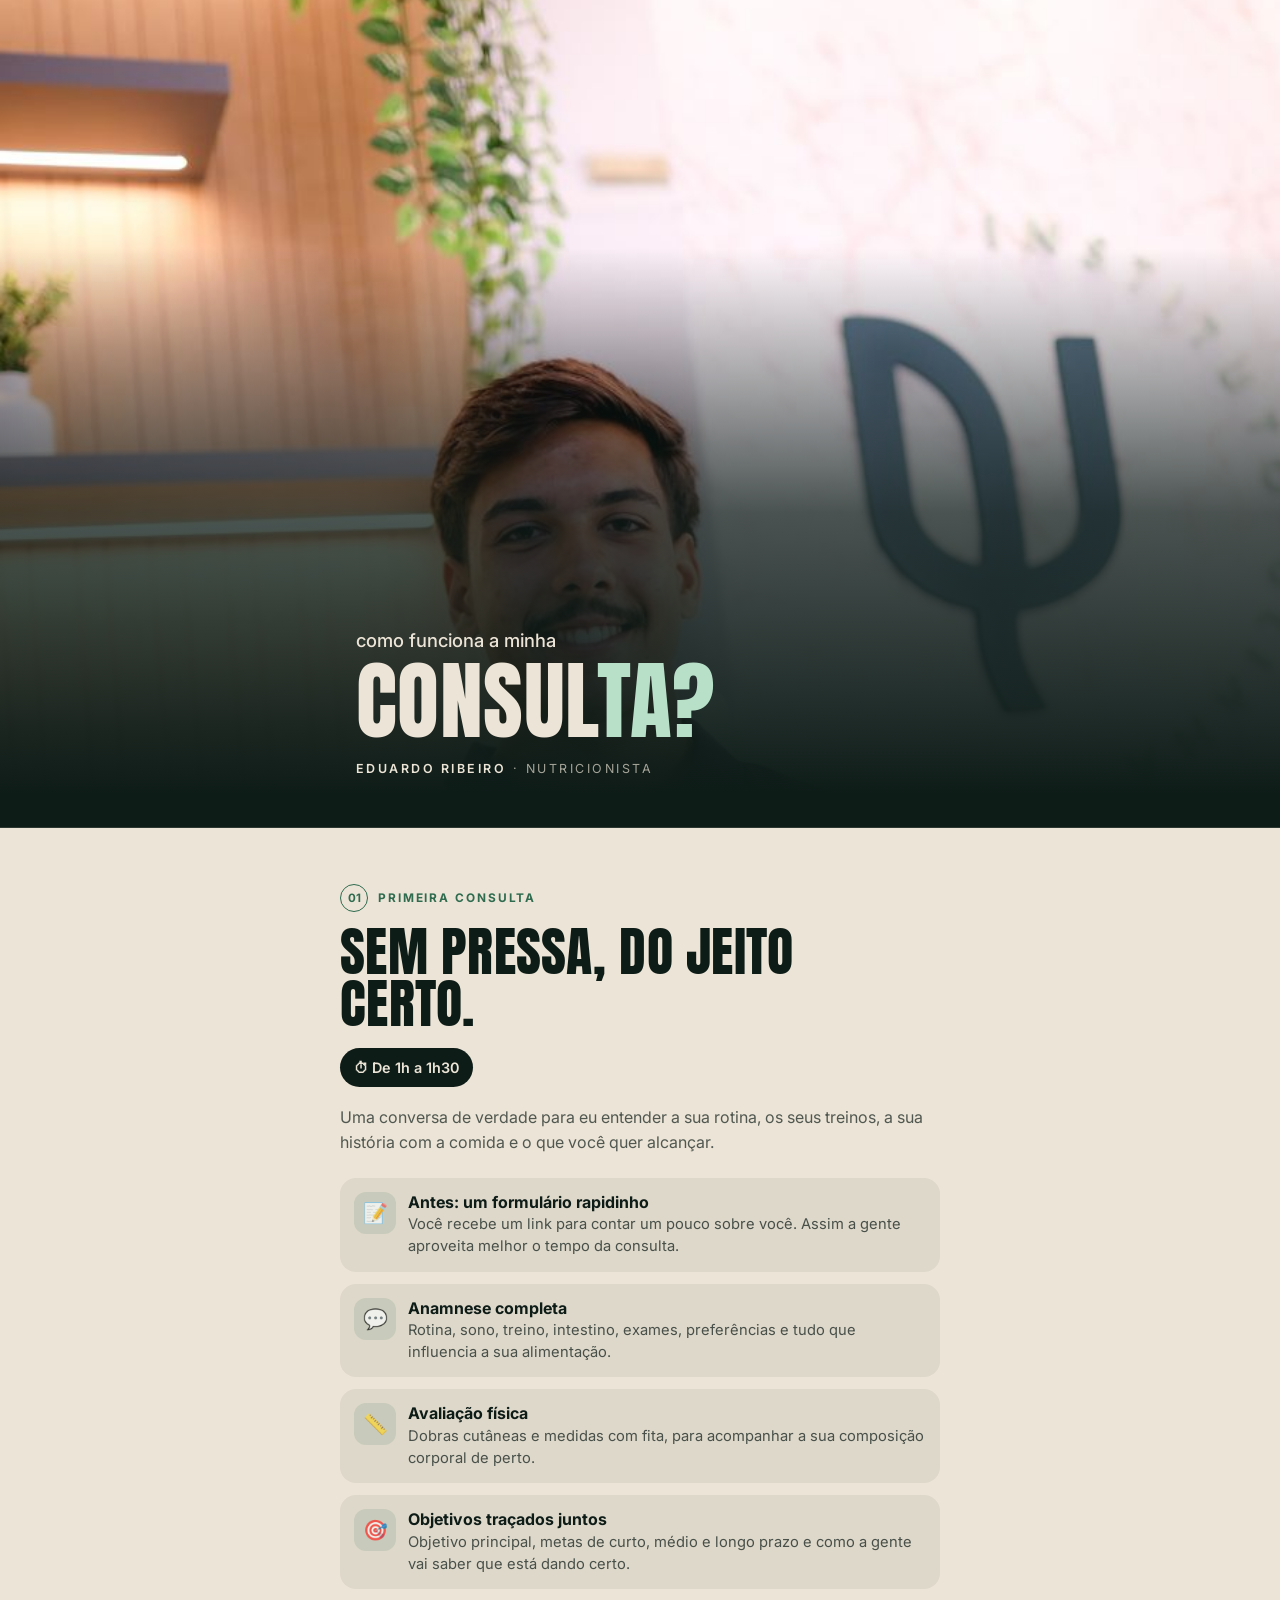
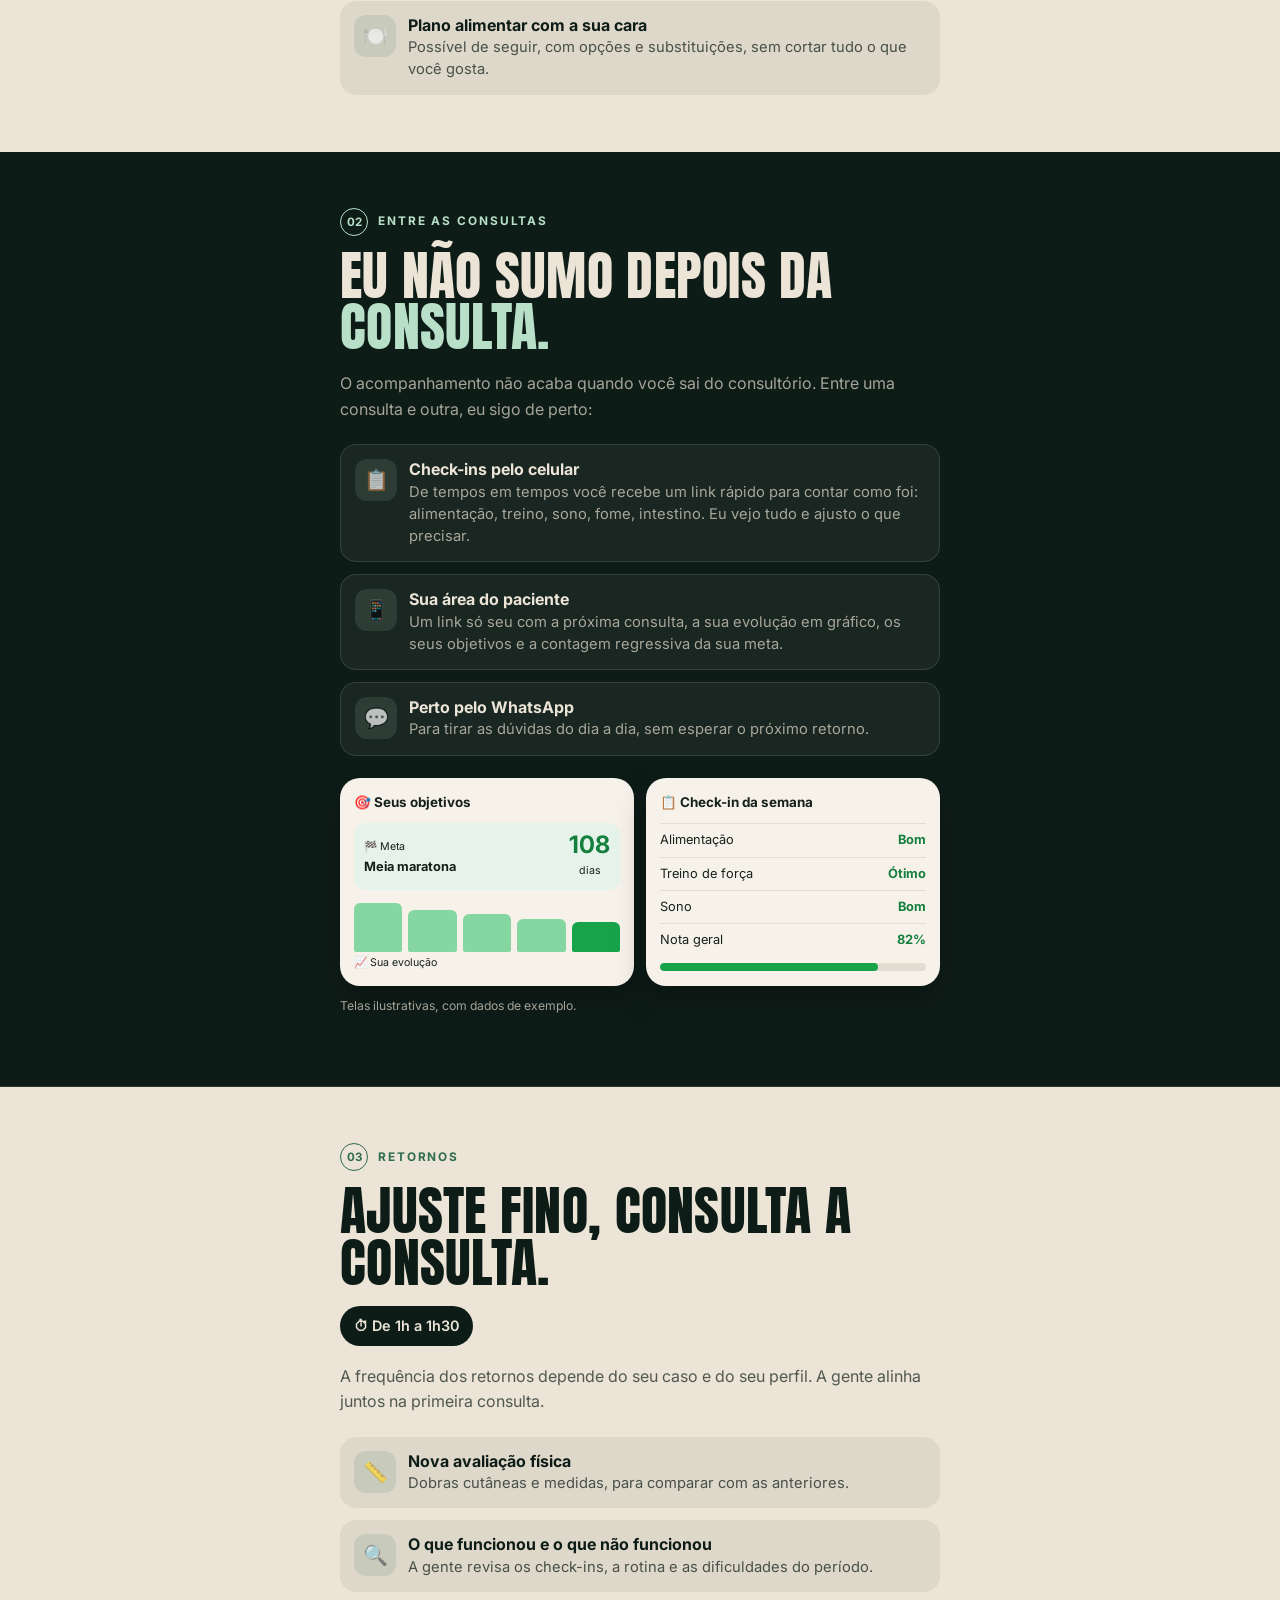
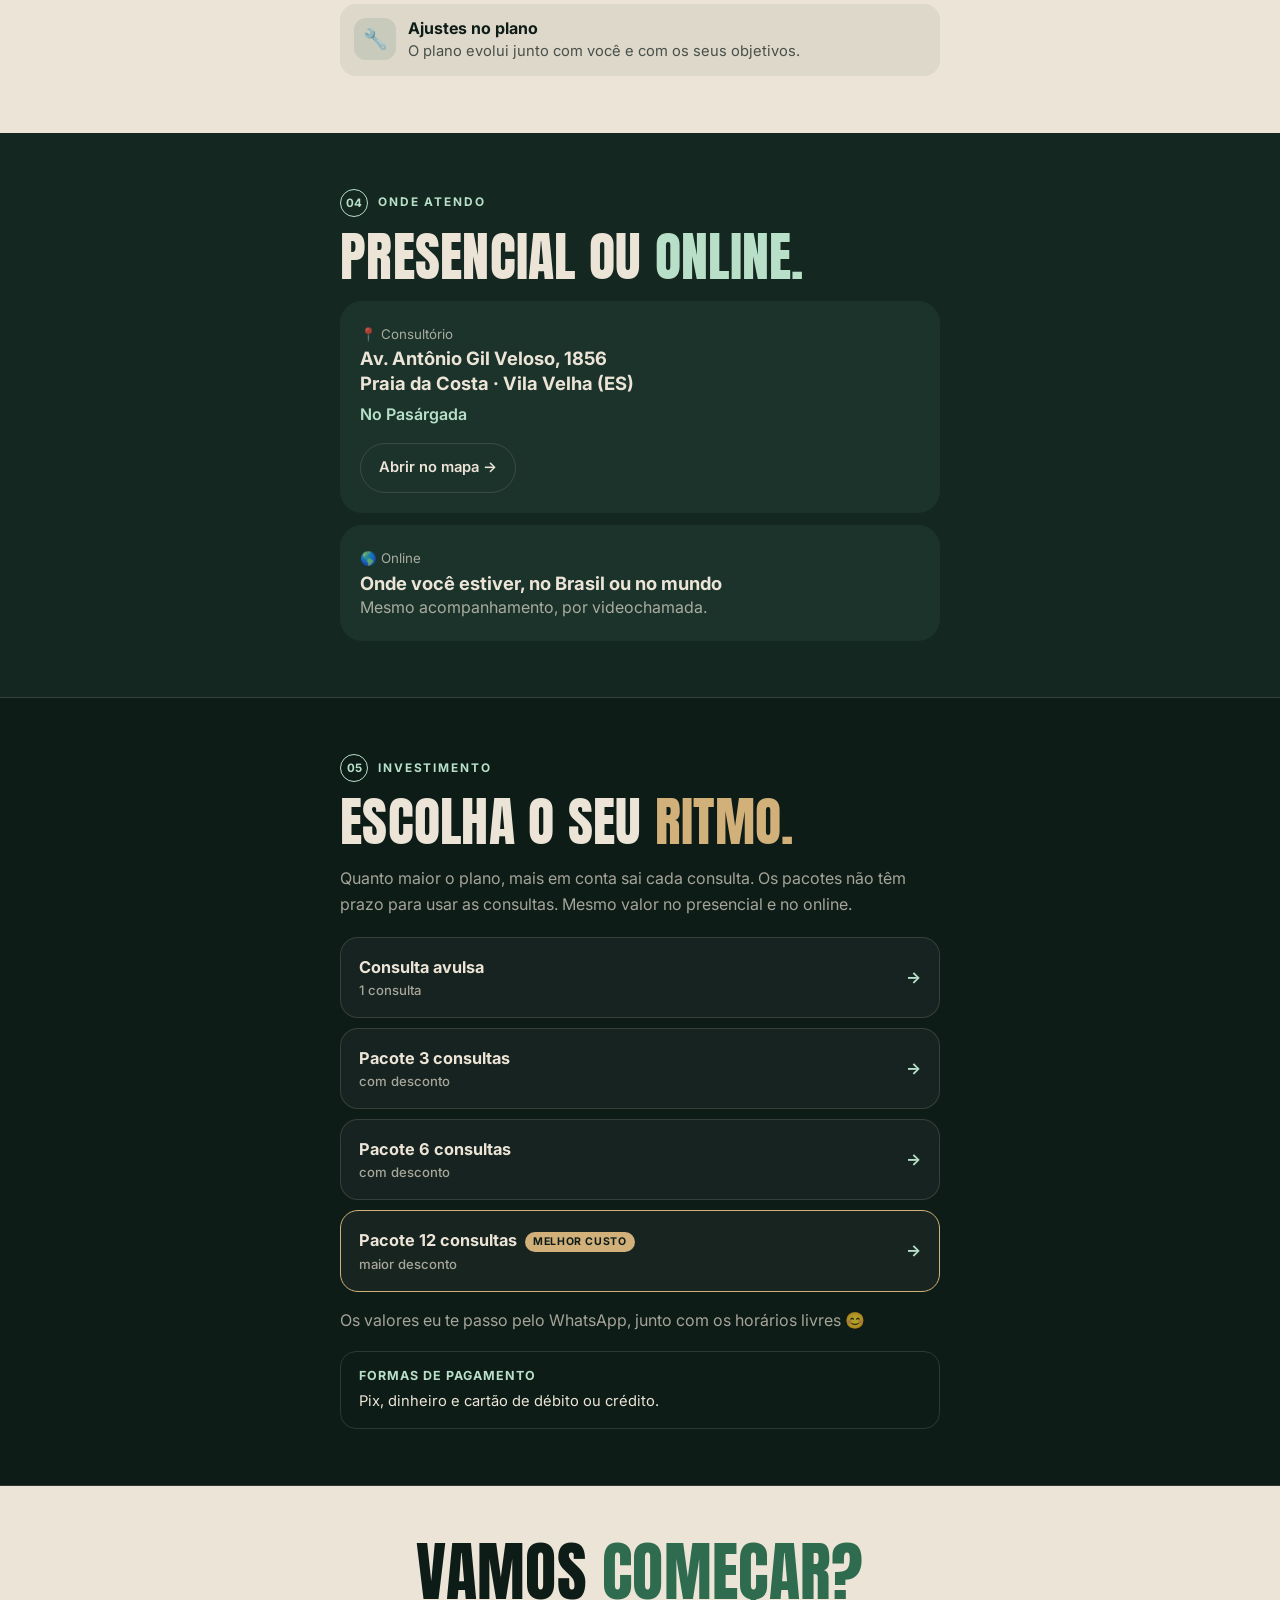
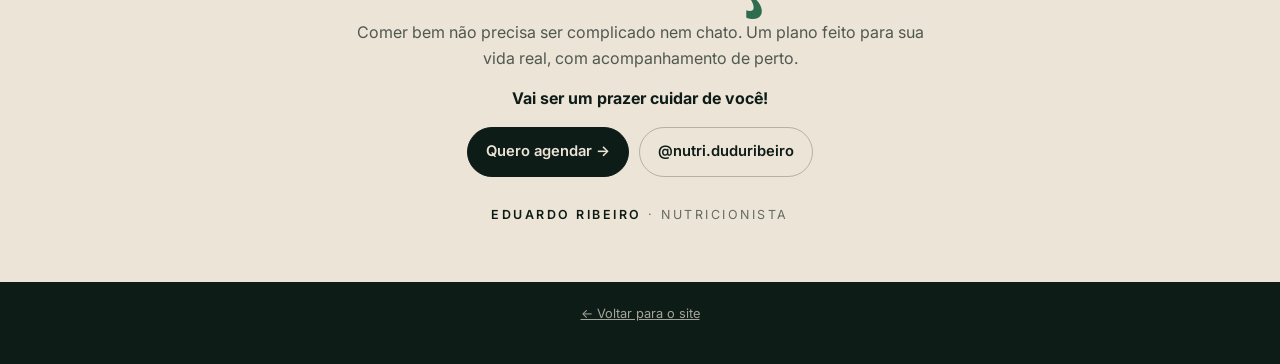
<file: consulta/index.html>
<!DOCTYPE html>
<html lang="pt-BR">
<head>
<meta charset="UTF-8">
<meta name="viewport" content="width=device-width, initial-scale=1.0">
<title>Como funciona a consulta · Nutri Eduardo Ribeiro</title>
<meta name="description" content="Como funciona o acompanhamento com o nutricionista Eduardo Ribeiro: primeira consulta, acompanhamento entre as consultas, retornos, planos e onde atendo.">
<meta property="og:title" content="Como funciona a minha consulta · Eduardo Ribeiro">
<meta property="og:description" content="Primeira consulta, acompanhamento entre as consultas, retornos e planos. Presencial em Vila Velha ou online.">
<meta property="og:image" content="../nutri/img/perfil.jpg">
<meta name="theme-color" content="#0e1c18">
<link rel="preconnect" href="https://fonts.googleapis.com">
<link rel="preconnect" href="https://fonts.gstatic.com" crossorigin>
<link href="https://fonts.googleapis.com/css2?family=Anton&family=Inter:wght@400;500;600;700&display=swap" rel="stylesheet">
<style>
  :root {
    --fundo: #0e1c18; --fundo-2: #142721; --fundo-3: #1b332b;
    --linha: rgba(236, 228, 214, 0.14);
    --creme: #ece4d6; --suave: rgba(236, 228, 214, 0.68);
    --destaque: #b8e0c8; --dourado: #d2b07a;
  }
  * { box-sizing: border-box; }
  [hidden] { display: none !important; }
  html { scroll-behavior: smooth; }
  body { margin: 0; background: var(--fundo); color: var(--creme); font-family: Inter, -apple-system, 'Segoe UI', Roboto, sans-serif; line-height: 1.6; -webkit-font-smoothing: antialiased; overflow-x: hidden; }
  img { display: block; max-width: 100%; }
  a { color: inherit; }
  .display { font-family: Anton, Impact, 'Arial Narrow', sans-serif; font-weight: 400; text-transform: uppercase; line-height: 0.95; letter-spacing: 0.005em; margin: 0; }
  .verde { color: var(--destaque); }
  .dourado { color: var(--dourado); }

  .pagina { position: relative; padding: 56px 16px; border-bottom: 1px solid var(--linha); }
  .pagina > .conteudo { max-width: 600px; margin: 0 auto; }
  .pagina.clara { background: var(--creme); color: var(--fundo); }
  .pagina.clara .suave { color: rgba(14, 28, 24, 0.7); }
  .pagina.media { background: var(--fundo-2); }
  .rotulo { display: inline-flex; gap: 10px; align-items: center; font-size: 0.74rem; font-weight: 700; letter-spacing: 0.16em; text-transform: uppercase; color: var(--destaque); margin-bottom: 14px; }
  .clara .rotulo { color: #2e6b4f; }
  .rotulo b { display: inline-grid; place-items: center; width: 28px; height: 28px; border-radius: 50%; border: 1px solid currentColor; font-size: 0.72rem; letter-spacing: 0; }
  h2.display { font-size: clamp(2.3rem, 9vw, 3.4rem); margin-bottom: 18px; }
  .suave { color: var(--suave); }
  p { margin: 0 0 14px; }

  /* Capa */
  .capa { position: relative; min-height: 92vh; display: flex; align-items: flex-end; padding: 0; overflow: hidden; }
  .capa img { position: absolute; inset: 0; width: 100%; height: 100%; object-fit: cover; object-position: center 20%; }
  .capa::after { content: ''; position: absolute; inset: 0; background: linear-gradient(180deg, rgba(14, 28, 24, 0) 30%, rgba(14, 28, 24, 0.75) 62%, var(--fundo) 96%); }
  .capa .conteudo { position: relative; z-index: 1; width: 100%; max-width: 600px; margin: 0 auto; padding: 0 16px 48px; }
  .capa small { display: block; font-size: 1.15rem; font-weight: 500; margin-bottom: 4px; }
  .capa h1 { font-size: clamp(3.4rem, 15vw, 5.4rem); }
  .assinatura { margin-top: 18px; font-size: 0.78rem; letter-spacing: 0.2em; text-transform: uppercase; color: var(--suave); }
  .assinatura b { color: var(--creme); font-weight: 600; }

  /* Listas */
  .passos { list-style: none; margin: 22px 0 0; padding: 0; display: grid; gap: 12px; }
  .passos li { display: grid; grid-template-columns: 42px 1fr; gap: 12px; align-items: start; padding: 14px; border-radius: 16px; background: rgba(14, 28, 24, 0.06); }
  .media .passos li, .pagina:not(.clara) .passos li { background: rgba(236, 228, 214, 0.05); border: 1px solid var(--linha); }
  .passos .ico { width: 42px; height: 42px; border-radius: 12px; display: grid; place-items: center; font-size: 1.25rem; background: rgba(46, 107, 79, 0.12); }
  .pagina:not(.clara) .passos .ico { background: rgba(184, 224, 200, 0.12); }
  .passos strong { display: block; font-size: 1rem; line-height: 1.35; }
  .passos span { display: block; font-size: 0.92rem; line-height: 1.5; }
  .clara .passos span { color: rgba(14, 28, 24, 0.72); }
  .pagina:not(.clara) .passos span { color: var(--suave); }
  .tempo { display: inline-flex; align-items: center; gap: 8px; padding: 8px 14px; border-radius: 999px; background: var(--fundo); color: var(--creme); font-weight: 600; font-size: 0.9rem; margin-bottom: 18px; }
  .pagina:not(.clara) .tempo { background: var(--destaque); color: var(--fundo); }

  /* Entre as consultas: telas ilustrativas */
  .telas { display: grid; grid-template-columns: 1fr 1fr; gap: 12px; margin-top: 22px; }
  .tela { border-radius: 20px; padding: 14px; background: #f6f2ea; color: #17211b; box-shadow: 0 14px 30px rgba(0, 0, 0, 0.25); font-size: 0.8rem; }
  .tela h4 { margin: 0 0 10px; font-size: 0.84rem; }
  .tela .linha { display: flex; justify-content: space-between; gap: 8px; padding: 6px 0; border-top: 1px solid #e3ddd1; }
  .tela .nota { font-weight: 700; color: #15803d; }
  .tela .meta { background: #e5f3ea; border-radius: 12px; padding: 10px; display: flex; justify-content: space-between; align-items: center; gap: 8px; }
  .tela .meta strong { font-size: 1.5rem; line-height: 1; color: #15803d; }
  .tela .barra { height: 8px; border-radius: 99px; background: #e3ddd1; overflow: hidden; margin-top: 6px; }
  .tela .barra i { display: block; height: 100%; background: #16a34a; border-radius: 99px; }
  .tela .grafico { display: flex; align-items: flex-end; gap: 6px; height: 54px; margin-top: 8px; }
  .tela .grafico i { flex: 1; border-radius: 6px 6px 2px 2px; background: #86d6a2; }
  .tela .grafico i:last-child { background: #16a34a; }
  .legenda-telas { font-size: 0.76rem; color: var(--suave); margin-top: 10px; }

  /* Onde atendo */
  .local { border-radius: 22px; padding: 20px; background: var(--fundo); color: var(--creme); }
  .local strong { display: block; font-size: 1.15rem; line-height: 1.35; }
  .local .ref { color: var(--destaque); font-weight: 600; margin-top: 6px; }
  .botoes { display: flex; flex-wrap: wrap; gap: 10px; margin-top: 16px; }
  .pilula { display: inline-flex; align-items: center; gap: 8px; padding: 12px 18px; border-radius: 999px; border: 1px solid var(--linha); text-decoration: none; font-weight: 600; font-size: 0.92rem; }
  .pilula.cheia { background: var(--destaque); color: var(--fundo); border-color: var(--destaque); }
  .clara .pilula { border-color: rgba(14, 28, 24, 0.25); }
  .clara .pilula.cheia { background: var(--fundo); color: var(--creme); border-color: var(--fundo); }
  .online { margin-top: 14px; padding: 16px 18px; border-radius: 18px; border: 1px dashed rgba(14, 28, 24, 0.3); }

  /* Planos */
  .planos { display: grid; gap: 10px; margin-top: 20px; }
  .plano { display: flex; justify-content: space-between; align-items: center; gap: 12px; padding: 16px 18px; border-radius: 18px; border: 1px solid var(--linha); background: rgba(236, 228, 214, 0.04); }
  .plano .nome { font-weight: 700; font-size: 1.02rem; }
  .plano .nome small { display: block; font-weight: 500; font-size: 0.82rem; color: var(--suave); }
  .plano .preco { text-align: right; white-space: nowrap; font-weight: 700; color: var(--destaque); }
  .plano .preco small { display: block; font-weight: 500; font-size: 0.78rem; color: var(--suave); }
  .plano.top { border-color: var(--dourado); }
  .selo { display: inline-block; margin-left: 8px; padding: 2px 8px; border-radius: 99px; background: var(--dourado); color: var(--fundo); font-size: 0.66rem; font-weight: 700; letter-spacing: 0.06em; text-transform: uppercase; vertical-align: middle; }
  .pagamento { margin-top: 18px; padding: 14px 18px; border-radius: 16px; border: 1px solid var(--linha); font-size: 0.92rem; }
  .pagamento b { letter-spacing: 0.08em; text-transform: uppercase; font-size: 0.78rem; color: var(--destaque); display: block; margin-bottom: 4px; }

  /* Fechamento */
  .fim { text-align: center; }
  .fim h2 { font-size: clamp(2.6rem, 11vw, 4rem); }
  .fim .botoes { justify-content: center; }
  .fim .assinatura { margin-top: 28px; }
  footer { text-align: center; padding: 22px 16px 40px; font-size: 0.8rem; color: var(--suave); }
  footer a { color: var(--suave); }

  /* Versão em PDF: uma seção por página A4 */
  @page { size: A4; margin: 0; }
  @media print {
    html, body { background: var(--fundo); }
    * { -webkit-print-color-adjust: exact; print-color-adjust: exact; }
    .pagina { height: 296mm; padding: 60px 48px; display: flex; flex-direction: column; justify-content: center; border: 0; break-after: page; page-break-after: always; overflow: hidden; }
    .pagina > .conteudo { width: 100%; max-width: 560px; zoom: 1.22; }
    .capa { padding: 0; justify-content: flex-end; }
    .capa .conteudo { padding-bottom: 70px; }
    .so-web, footer { display: none !important; }
    .fim { break-after: auto; page-break-after: auto; }
  }
  body.pdf .so-web { display: none !important; }
  body:not(.pdf) .so-pdf { display: none !important; }
</style>
</head>
<body>

<header class="pagina capa">
  <img src="../nutri/img/perfil.jpg" alt="Eduardo Ribeiro, nutricionista, sorrindo no consultório">
  <div class="conteudo">
    <small>como funciona a minha</small>
    <h1 class="display">Consul<span class="verde">ta?</span></h1>
    <div class="assinatura"><b>Eduardo Ribeiro</b> · Nutricionista</div>
  </div>
</header>

<section class="pagina clara" aria-labelledby="t-primeira">
  <div class="conteudo">
    <div class="rotulo"><b>01</b> Primeira consulta</div>
    <h2 class="display" id="t-primeira">Sem pressa, do jeito certo.</h2>
    <div class="tempo">⏱ De 1h a 1h30</div>
    <p class="suave">Uma conversa de verdade para eu entender a sua rotina, os seus treinos, a sua história com a comida e o que você quer alcançar.</p>
    <ul class="passos">
      <li><span class="ico">📝</span><div><strong>Antes: um formulário rapidinho</strong><span>Você recebe um link para contar um pouco sobre você. Assim a gente aproveita melhor o tempo da consulta.</span></div></li>
      <li><span class="ico">💬</span><div><strong>Anamnese completa</strong><span>Rotina, sono, treino, intestino, exames, preferências e tudo que influencia a sua alimentação.</span></div></li>
      <li><span class="ico">📏</span><div><strong>Avaliação física</strong><span>Dobras cutâneas e medidas com fita, para acompanhar a sua composição corporal de perto.</span></div></li>
      <li><span class="ico">🎯</span><div><strong>Objetivos traçados juntos</strong><span>Objetivo principal, metas de curto, médio e longo prazo e como a gente vai saber que está dando certo.</span></div></li>
      <li><span class="ico">🍽️</span><div><strong>Plano alimentar com a sua cara</strong><span>Possível de seguir, com opções e substituições, sem cortar tudo o que você gosta.</span></div></li>
    </ul>
  </div>
</section>

<section class="pagina" aria-labelledby="t-entre">
  <div class="conteudo">
    <div class="rotulo"><b>02</b> Entre as consultas</div>
    <h2 class="display" id="t-entre">Eu não sumo depois da <span class="verde">consulta.</span></h2>
    <p class="suave">O acompanhamento não acaba quando você sai do consultório. Entre uma consulta e outra, eu sigo de perto:</p>
    <ul class="passos">
      <li><span class="ico">📋</span><div><strong>Check-ins pelo celular</strong><span>De tempos em tempos você recebe um link rápido para contar como foi: alimentação, treino, sono, fome, intestino. Eu vejo tudo e ajusto o que precisar.</span></div></li>
      <li><span class="ico">📱</span><div><strong>Sua área do paciente</strong><span>Um link só seu com a próxima consulta, a sua evolução em gráfico, os seus objetivos e a contagem regressiva da sua meta.</span></div></li>
      <li><span class="ico">💬</span><div><strong>Perto pelo WhatsApp</strong><span>Para tirar as dúvidas do dia a dia, sem esperar o próximo retorno.</span></div></li>
    </ul>
    <div class="telas" aria-hidden="true">
      <div class="tela">
        <h4>🎯 Seus objetivos</h4>
        <div class="meta"><div><small>🏁 Meta</small><br><b>Meia maratona</b></div><div style="text-align:center"><strong>108</strong><br><small>dias</small></div></div>
        <div class="grafico"><i style="height:90%"></i><i style="height:78%"></i><i style="height:70%"></i><i style="height:62%"></i><i style="height:55%"></i></div>
        <small>📈 Sua evolução</small>
      </div>
      <div class="tela">
        <h4>📋 Check-in da semana</h4>
        <div class="linha"><span>Alimentação</span><span class="nota">Bom</span></div>
        <div class="linha"><span>Treino de força</span><span class="nota">Ótimo</span></div>
        <div class="linha"><span>Sono</span><span class="nota">Bom</span></div>
        <div class="linha"><span>Nota geral</span><span class="nota">82%</span></div>
        <div class="barra"><i style="width:82%"></i></div>
      </div>
    </div>
    <p class="legenda-telas">Telas ilustrativas, com dados de exemplo.</p>
  </div>
</section>

<section class="pagina clara" aria-labelledby="t-retorno">
  <div class="conteudo">
    <div class="rotulo"><b>03</b> Retornos</div>
    <h2 class="display" id="t-retorno">Ajuste fino, consulta a consulta.</h2>
    <div class="tempo">⏱ De 1h a 1h30</div>
    <p class="suave">A frequência dos retornos depende do seu caso e do seu perfil. A gente alinha juntos na primeira consulta.</p>
    <ul class="passos">
      <li><span class="ico">📏</span><div><strong>Nova avaliação física</strong><span>Dobras cutâneas e medidas, para comparar com as anteriores.</span></div></li>
      <li><span class="ico">🔍</span><div><strong>O que funcionou e o que não funcionou</strong><span>A gente revisa os check-ins, a rotina e as dificuldades do período.</span></div></li>
      <li><span class="ico">🔧</span><div><strong>Ajustes no plano</strong><span>O plano evolui junto com você e com os seus objetivos.</span></div></li>
    </ul>
  </div>
</section>

<section class="pagina media" aria-labelledby="t-local">
  <div class="conteudo">
    <div class="rotulo"><b>04</b> Onde atendo</div>
    <h2 class="display" id="t-local">Presencial ou <span class="verde">online.</span></h2>
    <div class="local" style="background:var(--fundo-3)">
      <small class="suave">📍 Consultório</small>
      <strong>Av. Antônio Gil Veloso, 1856<br>Praia da Costa · Vila Velha (ES)</strong>
      <div class="ref">No Pasárgada</div>
      <div class="botoes so-web"><a class="pilula" href="https://www.google.com/maps/search/?api=1&query=Av.%20Ant%C3%B4nio%20Gil%20Veloso%2C%201856%2C%20Praia%20da%20Costa%2C%20Vila%20Velha%20-%20ES" target="_blank" rel="noopener">Abrir no mapa →</a></div>
    </div>
    <div class="local" style="margin-top:12px;background:var(--fundo-3)">
      <small class="suave">🌎 Online</small>
      <strong>Onde você estiver, no Brasil ou no mundo</strong>
      <span class="suave">Mesmo acompanhamento, por videochamada.</span>
    </div>
  </div>
</section>

<section class="pagina" aria-labelledby="t-planos">
  <div class="conteudo">
    <div class="rotulo"><b>05</b> Investimento</div>
    <h2 class="display" id="t-planos">Escolha o seu <span class="dourado">ritmo.</span></h2>
    <p class="suave">Quanto maior o plano, mais em conta sai cada consulta. Os pacotes não têm prazo para usar as consultas. Mesmo valor no presencial e no online.</p>
    <div class="planos" data-planos>
      <div class="plano"><span class="nome">Consulta avulsa<small>1 consulta</small></span><span class="preco" data-preco="avulsa"></span></div>
      <div class="plano"><span class="nome">Pacote 3 consultas<small>com desconto</small></span><span class="preco" data-preco="p3"></span></div>
      <div class="plano"><span class="nome">Pacote 6 consultas<small>com desconto</small></span><span class="preco" data-preco="p6"></span></div>
      <div class="plano top"><span class="nome">Pacote 12 consultas<span class="selo">Melhor custo</span><small>maior desconto</small></span><span class="preco" data-preco="p12"></span></div>
    </div>
    <p class="so-web suave" style="margin-top:16px">Os valores eu te passo pelo WhatsApp, junto com os horários livres 😊</p>
    <div class="pagamento"><b>Formas de pagamento</b>Pix, dinheiro e cartão de débito ou crédito.</div>
  </div>
</section>

<section class="pagina clara fim" aria-labelledby="t-fim">
  <div class="conteudo">
    <h2 class="display" id="t-fim">Vamos <span style="color:#2e6b4f">começar?</span></h2>
    <p class="suave">Comer bem não precisa ser complicado nem chato. Um plano feito para sua vida real, com acompanhamento de perto.</p>
    <p><strong>Vai ser um prazer cuidar de você!</strong></p>
    <div class="botoes">
      <a class="pilula cheia" href="https://wa.me/5527996351353?text=Oi%2C%20Eduardo!%20Vi%20como%20funciona%20a%20consulta%20e%20quero%20agendar.%20Pode%20me%20passar%20os%20valores%20e%20os%20hor%C3%A1rios%3F" target="_blank" rel="noopener">Quero agendar →</a>
      <a class="pilula" href="https://instagram.com/nutri.duduribeiro" target="_blank" rel="noopener">@nutri.duduribeiro</a>
    </div>
    <p class="so-pdf suave" style="margin-top:16px">WhatsApp (27) 99635-1353 · nutriduduribeiro.com.br</p>
    <div class="assinatura" style="color:rgba(14,28,24,.6)"><b style="color:#0e1c18">Eduardo Ribeiro</b> · Nutricionista</div>
  </div>
</section>

<footer class="so-web"><a href="../">← Voltar para o site</a></footer>

<script>
  // Valores: só entram na versão em PDF (gerada à parte). Na página, ficam escondidos.
  (function () {
    const precos = window.PRECOS_CONSULTA;
    document.querySelectorAll('[data-preco]').forEach((el) => {
      const p = precos && precos[el.dataset.preco];
      if (p) el.innerHTML = `${p.valor}${p.detalhe ? `<small>${p.detalhe}</small>` : ''}`;
      else el.textContent = '→';
    });
  })();
</script>
</body>
</html>
</file>
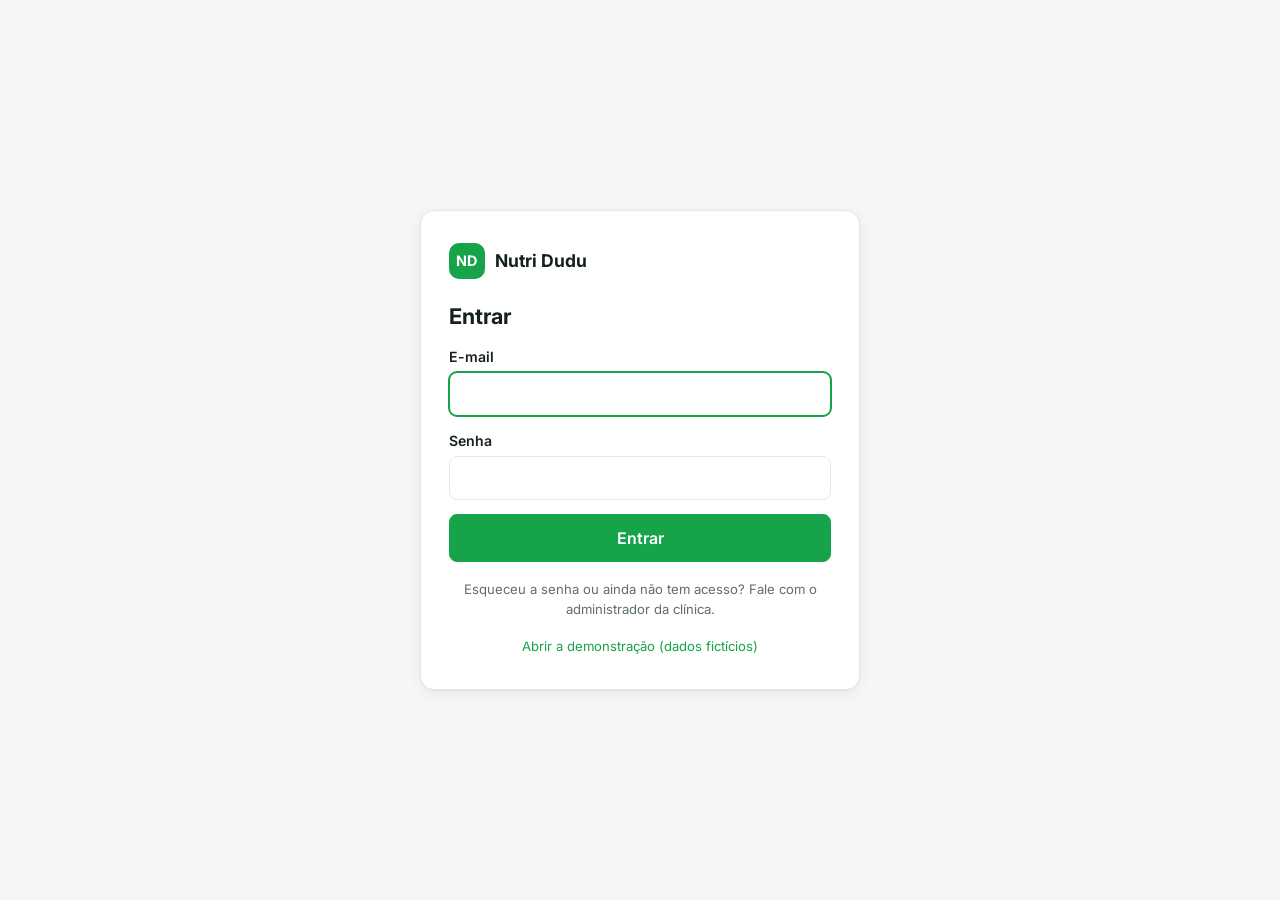
<file: crm-nutri-dudu/index.html>
<!DOCTYPE html>
<html lang="pt-BR">
<head>
<meta charset="UTF-8">
<meta name="viewport" content="width=device-width, initial-scale=1.0">
<title>Nutri Dudu — CRM</title>
<link rel="preconnect" href="https://fonts.googleapis.com">
<link rel="preconnect" href="https://fonts.gstatic.com" crossorigin>
<link href="https://fonts.googleapis.com/css2?family=Inter:wght@400;500;600;700&display=swap" rel="stylesheet">
<link rel="stylesheet" href="css/style.css?v=12">
<link rel="stylesheet" href="css/checkin.css?v=1">
<link rel="stylesheet" href="css/area-paciente.css?v=2">
<script>
  // Aplica o tema escolhido antes de desenhar a página (evita piscar claro → escuro).
  try {
    var tema = localStorage.getItem('nutridudu:tema');
    if (tema === 'claro' || tema === 'escuro') document.documentElement.dataset.tema = tema;
  } catch (erro) { /* sem armazenamento: segue o sistema */ }
</script>
</head>
<body>

<!-- Login (só quando o sistema está ligado à nuvem) -->
<div class="tela-login" id="tela-login" hidden>
  <div class="login-cartao">
    <div class="login-marca">
      <span class="brand-logo">ND</span>
      <span class="brand-name">Nutri Dudu</span>
    </div>
    <div id="login-conteudo"></div>
  </div>
</div>

<div class="aviso-demo" id="aviso-demo" hidden>
  <strong>Modo demonstração:</strong> dados fictícios, salvos só neste navegador — não use com pacientes reais.
  <a href="index.html">Ir para o sistema</a>
</div>

<div class="app" id="app">
  <aside class="sidebar">
    <a href="#/" class="brand">
      <span class="brand-logo">ND</span>
      <span class="brand-name">Nutri Dudu</span>
    </a>

    <nav class="nav" aria-label="Menu principal">
      <span class="nav-grupo">Dia a dia</span>
      <a href="#/" class="nav-link" data-menu="dashboard">
        <svg viewBox="0 0 24 24" aria-hidden="true"><rect x="3" y="3" width="7" height="9" rx="2"/><rect x="14" y="3" width="7" height="5" rx="2"/><rect x="14" y="12" width="7" height="9" rx="2"/><rect x="3" y="16" width="7" height="5" rx="2"/></svg>
        <span>Dashboard</span>
      </a>
      <a href="#/mensagens" class="nav-link" data-menu="mensagens">
        <svg viewBox="0 0 24 24" aria-hidden="true"><path d="M22 2 11 13"/><path d="M22 2 15 22l-4-9-9-4z"/></svg>
        <span class="rotulo-longo">Mensagens do dia</span><span class="rotulo-curto">Mensagens</span>
      </a>
      <a href="#/pendencias" class="nav-link" data-menu="pendencias">
        <svg viewBox="0 0 24 24" aria-hidden="true"><circle cx="12" cy="12" r="9"/><path d="m8 12 3 3 5-6"/></svg>
        <span>Pendências</span>
      </a>
      <a href="#/agenda" class="nav-link" data-menu="agenda">
        <svg viewBox="0 0 24 24" aria-hidden="true"><rect x="3" y="5" width="18" height="16" rx="2"/><path d="M3 10h18M8 3v4M16 3v4"/></svg>
        <span>Agenda</span>
      </a>
      <a href="#/conversas" class="nav-link" data-menu="conversas">
        <svg viewBox="0 0 24 24" aria-hidden="true"><path d="M21 12a8 8 0 0 1-11.6 7.1L4 20.5l1.4-4.8A8 8 0 1 1 21 12z"/></svg>
        <span>Conversas</span>
      </a>
      <span class="nav-grupo">Pacientes</span>
      <a href="#/clientes" class="nav-link" data-menu="clientes">
        <svg viewBox="0 0 24 24" aria-hidden="true"><circle cx="9" cy="8" r="4"/><path d="M2 21c0-4 3-7 7-7s7 3 7 7"/><path d="M16 4a4 4 0 0 1 0 8M22 21c0-3-1.5-5.5-4-6.5"/></svg>
        <span>Clientes</span>
      </a>
      <a href="#/acompanhamento" class="nav-link" data-menu="acompanhamento" data-so-clinico>
        <svg viewBox="0 0 24 24" aria-hidden="true"><circle cx="12" cy="12" r="9"/><circle cx="12" cy="12" r="5"/><circle cx="12" cy="12" r="1"/></svg>
        <span class="rotulo-longo">Acompanhamento</span><span class="rotulo-curto">Radar</span>
      </a>
      <a href="#/checkins" class="nav-link" data-menu="checkins" data-so-clinico>
        <svg viewBox="0 0 24 24" aria-hidden="true"><rect x="5" y="3" width="14" height="18" rx="2"/><path d="M9 3v2h6V3"/><path d="m9 13 2 2 4-4"/></svg>
        <span>Check-ins</span>
      </a>
      <a href="#/kanban/comercial" class="nav-link" data-menu="kanban">
        <svg viewBox="0 0 24 24" aria-hidden="true"><rect x="3" y="3" width="5" height="18" rx="1.5"/><rect x="10" y="3" width="5" height="12" rx="1.5"/><rect x="17" y="3" width="4" height="8" rx="1.5"/></svg>
        <span>Kanban</span>
      </a>
      <span class="nav-grupo">Gestão</span>
      <a href="#/financeiro" class="nav-link" data-menu="financeiro">
        <svg viewBox="0 0 24 24" aria-hidden="true"><rect x="2" y="6" width="20" height="13" rx="2"/><circle cx="12" cy="12.5" r="2.5"/><path d="M6 10v5M18 10v5"/></svg>
        <span>Financeiro</span>
      </a>
      <a href="#/relatorios" class="nav-link" data-menu="relatorios">
        <svg viewBox="0 0 24 24" aria-hidden="true"><path d="M3 21h18"/><rect x="5" y="11" width="3" height="7"/><rect x="10.5" y="6" width="3" height="12"/><rect x="16" y="13" width="3" height="5"/></svg>
        <span>Relatórios</span>
      </a>
      <a href="#/servicos" class="nav-link" data-menu="servicos">
        <svg viewBox="0 0 24 24" aria-hidden="true"><path d="M20 12V7a2 2 0 0 0-2-2H6a2 2 0 0 0-2 2v10a2 2 0 0 0 2 2h7"/><path d="M8 10h8M8 14h5"/><circle cx="18" cy="17" r="3"/></svg>
        <span>Serviços</span>
      </a>
      <a href="#/configuracoes" class="nav-link" data-menu="configuracoes">
        <svg viewBox="0 0 24 24" aria-hidden="true"><circle cx="12" cy="12" r="3"/><path d="M19.4 15a1.7 1.7 0 0 0 .3 1.8l.1.1a2 2 0 1 1-2.8 2.8l-.1-.1a1.7 1.7 0 0 0-1.8-.3 1.7 1.7 0 0 0-1 1.5V21a2 2 0 1 1-4 0v-.1a1.7 1.7 0 0 0-1.1-1.5 1.7 1.7 0 0 0-1.8.3l-.1.1a2 2 0 1 1-2.8-2.8l.1-.1a1.7 1.7 0 0 0 .3-1.8 1.7 1.7 0 0 0-1.5-1H3a2 2 0 1 1 0-4h.1a1.7 1.7 0 0 0 1.5-1.1 1.7 1.7 0 0 0-.3-1.8l-.1-.1a2 2 0 1 1 2.8-2.8l.1.1a1.7 1.7 0 0 0 1.8.3H9a1.7 1.7 0 0 0 1-1.5V3a2 2 0 1 1 4 0v.1a1.7 1.7 0 0 0 1 1.5 1.7 1.7 0 0 0 1.8-.3l.1-.1a2 2 0 1 1 2.8 2.8l-.1.1a1.7 1.7 0 0 0-.3 1.8V9a1.7 1.7 0 0 0 1.5 1H21a2 2 0 1 1 0 4h-.1a1.7 1.7 0 0 0-1.5 1z"/></svg>
        <span class="rotulo-longo">Configurações</span><span class="rotulo-curto">Ajustes</span>
      </a>
    </nav>

    <div class="sidebar-footer">
      <button type="button" class="btn-link" id="btn-reset">Restaurar dados de exemplo</button>
      <p class="muted small" id="rodape-modo">Protótipo · dados fictícios salvos neste navegador</p>
    </div>
  </aside>

  <div class="main">
    <header class="topbar">
      <div class="search">
        <svg viewBox="0 0 24 24" aria-hidden="true"><circle cx="11" cy="11" r="7"/><path d="m20 20-3.5-3.5"/></svg>
        <input type="search" id="busca-global" placeholder="Buscar cliente por nome, telefone ou e-mail…" autocomplete="off" aria-label="Buscar cliente">
        <div class="search-results" id="busca-resultados" hidden></div>
      </div>

      <div class="topbar-actions">
        <label class="perfil-select" id="perfil-simulado">
          <span class="muted small">Ver como</span>
          <select id="perfil" aria-label="Perfil simulado"></select>
        </label>

        <div class="usuario-menu" id="usuario-menu" hidden>
          <button type="button" class="btn usuario-botao" id="btn-usuario" aria-haspopup="true" aria-expanded="false">
            <span class="avatar" id="usuario-iniciais" aria-hidden="true"></span>
            <span class="usuario-nome" id="usuario-nome"></span>
          </button>
          <div class="dropdown" id="menu-usuario" hidden>
            <p class="dropdown-info"><span id="usuario-email"></span><br><span class="muted" id="usuario-papel"></span></p>
            <button type="button" data-usuario="senha">Trocar senha</button>
            <button type="button" data-usuario="sair">Sair</button>
          </div>
        </div>

        <button type="button" class="btn btn-icone btn-atualizar" id="btn-atualizar" aria-label="Atualizar a página" title="Atualizar a página">
          <svg viewBox="0 0 24 24" aria-hidden="true"><path d="M21 12a9 9 0 1 1-2.64-6.36"/><path d="M21 3v6h-6"/></svg>
        </button>

        <button type="button" class="btn btn-tema" id="btn-tema" aria-label="Usar modo escuro" title="Usar modo escuro">
          <svg class="icone-lua" viewBox="0 0 24 24" aria-hidden="true"><path d="M21 12.8A9 9 0 1 1 11.2 3a7 7 0 0 0 9.8 9.8z"/></svg>
          <svg class="icone-sol" viewBox="0 0 24 24" aria-hidden="true"><circle cx="12" cy="12" r="4"/><path d="M12 2v2M12 20v2M4.9 4.9l1.4 1.4M17.7 17.7l1.4 1.4M2 12h2M20 12h2M4.9 19.1l1.4-1.4M17.7 6.3l1.4-1.4"/></svg>
        </button>

        <div class="new-menu">
          <button type="button" class="btn btn-primary" id="btn-novo" aria-haspopup="true" aria-expanded="false">+ Novo</button>
          <div class="dropdown" id="menu-novo" hidden>
            <button type="button" data-novo="lead">Lead</button>
            <button type="button" data-novo="cliente">Cliente</button>
            <button type="button" data-novo="consulta">Consulta</button>
            <button type="button" data-novo="pagamento">Pagamento</button>
            <button type="button" data-novo="pacote">Pacote</button>
          </div>
        </div>
      </div>
    </header>

    <main class="view" id="view" tabindex="-1"></main>
  </div>
</div>

<div class="toast-area" id="toast-area" aria-live="polite"></div>

<script src="js/config.js?v=2"></script>
<script src="js/utils.js"></script>
<script src="js/permissoes.js"></script>
<script src="js/tema.js"></script>
<script src="js/nuvem-config.js?v=2"></script>
<script src="js/vendor/supabase-2.116.0.js"></script>
<script src="js/nuvem.js?v=8"></script>
<script src="js/indicadores.js"></script>
<script src="js/calculos.js"></script>
<script src="js/funil.js"></script>
<script src="js/alertas.js?v=1"></script>
<script src="js/mensagens-automaticas.js?v=13"></script>
<script src="js/espera.js"></script>
<script src="js/mensagens-email.js?v=2"></script>
<script src="js/mensagens-manuais.js?v=4"></script>
<script src="js/mensagens-prontas.js?v=2"></script>
<script src="js/resumo-dia.js?v=3"></script>
<script src="js/checkin.js?v=7"></script>
<script src="js/acompanhamento.js?v=2"></script>
<script src="js/area-paciente.js?v=3"></script>
<script src="js/area-paciente-tela.js?v=5"></script>
<script src="js/checkin-tela.js?v=5"></script>
<script src="js/agenda.js"></script>
<script src="js/avaliacao.js"></script>
<script src="js/fotos-store.js"></script>
<script src="js/exames-store.js?v=1"></script>
<script src="js/backup.js"></script>
<script src="js/seed.js?v=4"></script>
<script src="js/store.js?v=4"></script>
<script src="js/components/ui.js"></script>
<script src="js/components/form.js?v=2"></script>
<script src="js/components/modal.js"></script>
<script src="js/components/cadastro-pessoa.js?v=2"></script>
<script src="js/components/importar-pessoas.js"></script>
<script src="js/components/importar-consultas.js?v=3"></script>
<script src="js/components/enviar-grupo.js?v=5"></script>
<script src="js/components/checkin-ficha.js?v=7"></script>
<script src="js/components/acompanhamento-ficha.js?v=1"></script>
<script src="js/components/exames-ficha.js?v=1"></script>
<script src="js/components/planos-clientes.js?v=2"></script>
<script src="js/components/planos-atuais.js?v=1"></script>
<script src="js/components/area-paciente-ficha.js?v=6"></script>
<script src="js/components/agendamento.js"></script>
<script src="js/components/lista-espera.js"></script>
<script src="js/components/anamnese.js"></script>
<script src="js/components/atendimento.js?v=2"></script>
<script src="js/components/financeiro.js"></script>
<script src="js/components/login.js"></script>
<script src="js/pages/dashboard.js?v=6"></script>
<script src="js/pages/agenda.js?v=2"></script>
<script src="js/pages/kanban.js"></script>
<script src="js/pages/clientes.js?v=6"></script>
<script src="js/pages/cliente.js?v=10"></script>
<script src="js/pages/conversas.js"></script>
<script src="js/pages/checkins.js?v=5"></script>
<script src="js/pages/acompanhamento.js?v=2"></script>
<script src="js/pages/servicos.js?v=2"></script>
<script src="js/pages/configuracoes.js?v=8"></script>
<script src="js/app.js?v=10"></script>
</body>
</html>
</file>
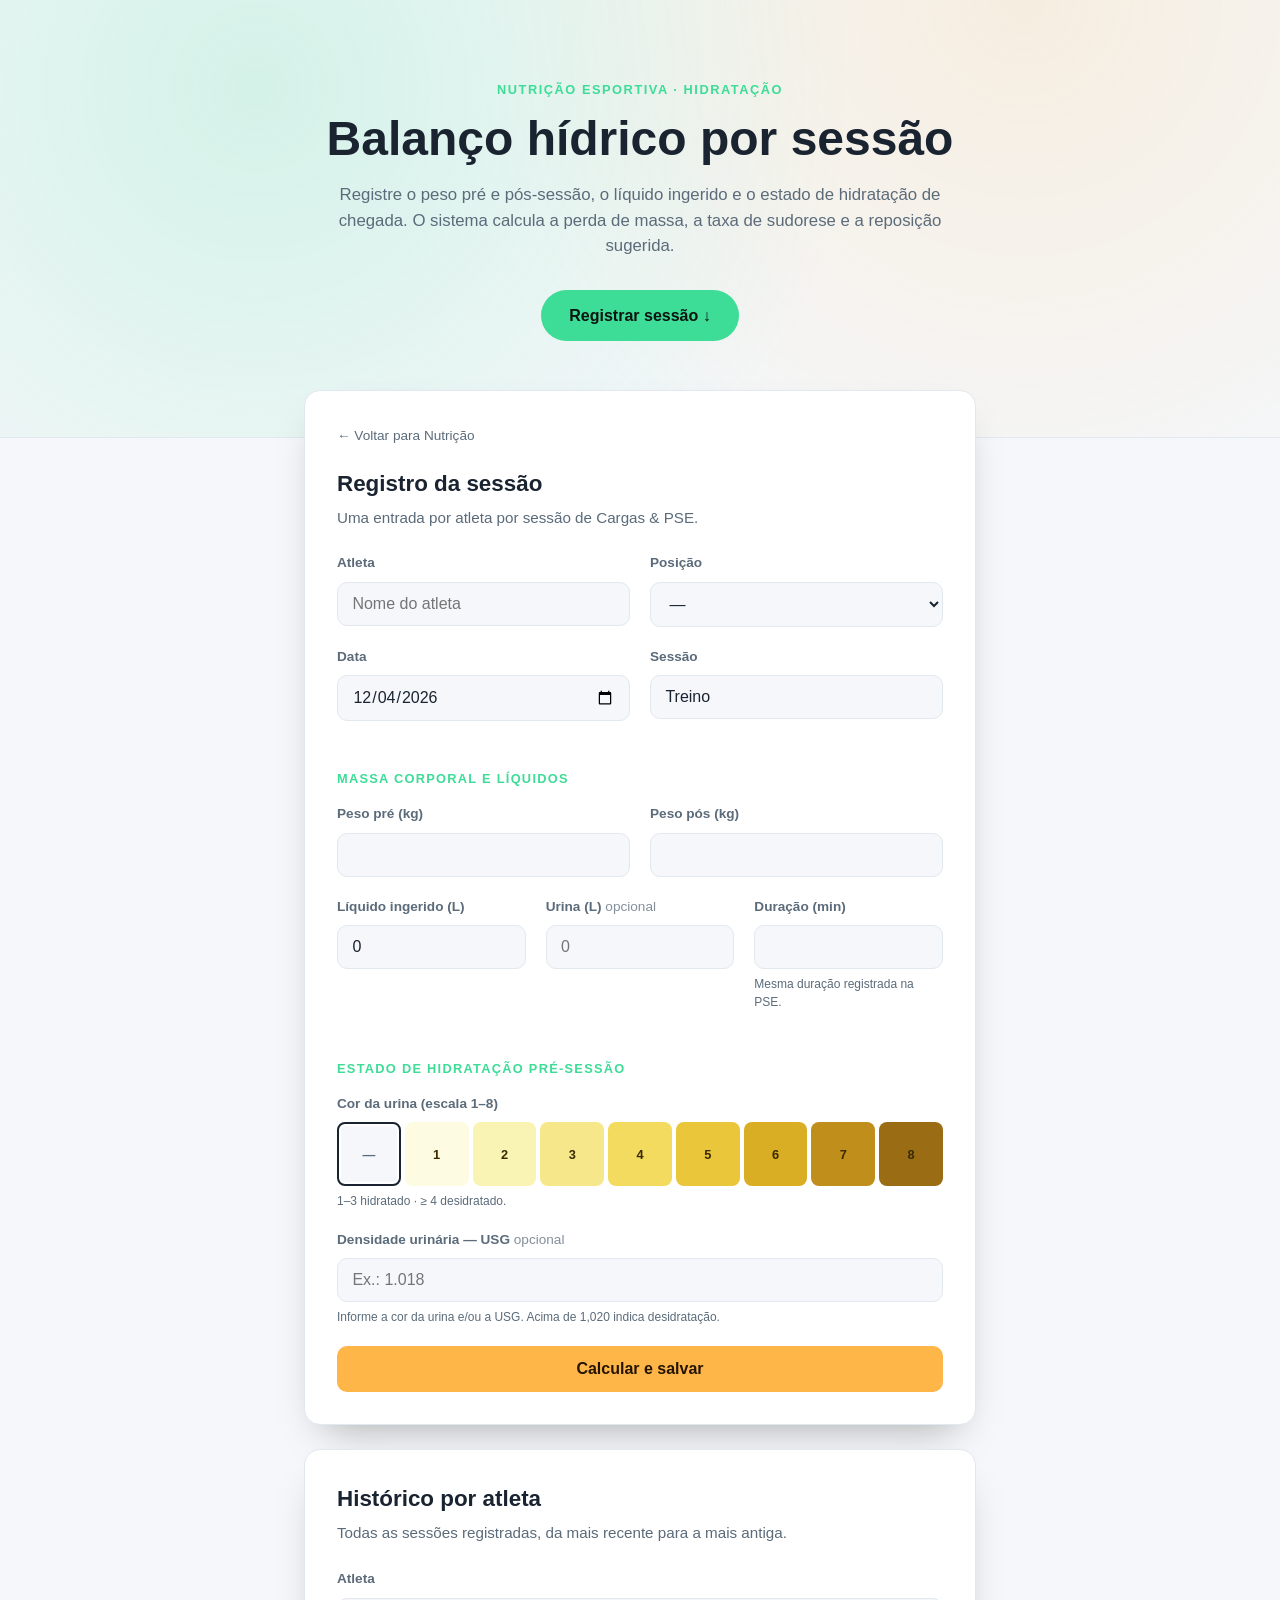
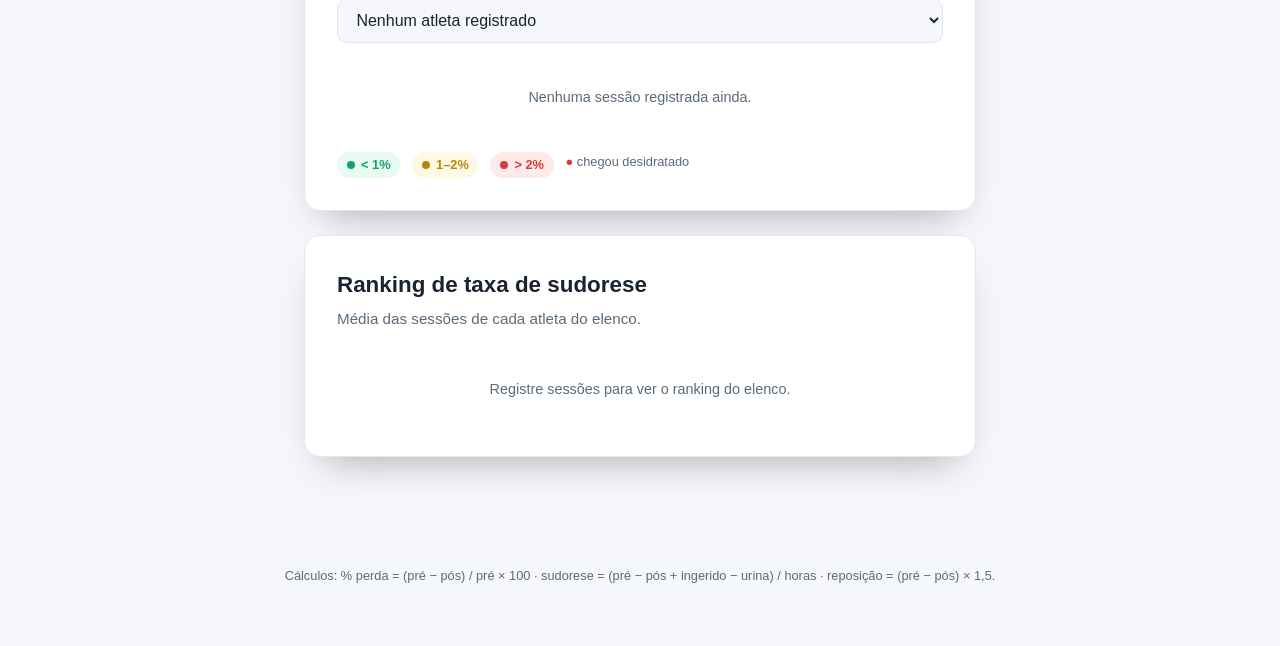
<file: hidratacao/index.html>
<!DOCTYPE html>
<html lang="pt-BR">
<head>
<meta charset="UTF-8">
<meta name="viewport" content="width=device-width, initial-scale=1.0">
<title>Hidratação — Controle por Sessão</title>
<link rel="stylesheet" href="style.css">
</head>
<body>

<header class="hero">
  <div class="hero-content">
    <p class="eyebrow">Nutrição Esportiva · Hidratação</p>
    <h1>Balanço hídrico por sessão</h1>
    <p class="subtitle">Registre o peso pré e pós-sessão, o líquido ingerido e o estado de hidratação de chegada. O sistema calcula a perda de massa, a taxa de sudorese e a reposição sugerida.</p>
    <a href="#registro" class="cta">Registrar sessão ↓</a>
  </div>
</header>

<main>

  <section id="registro" class="card">
    <a href="../nutricao-esportiva/index.html" class="back-link">← Voltar para Nutrição</a>
    <h2>Registro da sessão</h2>
    <p class="section-intro">Uma entrada por atleta por sessão de Cargas &amp; PSE.</p>

    <form id="session-form" novalidate>
      <div class="grid-2">
        <div class="field-group">
          <label for="athlete">Atleta</label>
          <input type="text" id="athlete" list="athlete-list" autocomplete="off" placeholder="Nome do atleta" required>
          <datalist id="athlete-list"></datalist>
        </div>
        <div class="field-group">
          <label for="position">Posição</label>
          <select id="position">
            <option value="">—</option>
            <option value="GOL">GOL</option>
            <option value="ZAG">ZAG</option>
            <option value="LAT">LAT</option>
            <option value="VOL">VOL</option>
            <option value="MEI">MEI</option>
            <option value="ATA">ATA</option>
          </select>
        </div>
      </div>

      <div class="grid-2">
        <div class="field-group">
          <label for="date">Data</label>
          <input type="date" id="date" required>
        </div>
        <div class="field-group">
          <label for="session">Sessão</label>
          <input type="text" id="session" placeholder="Ex.: Treino técnico-tático" value="Treino">
        </div>
      </div>

      <h3 class="subsection-title">Massa corporal e líquidos</h3>
      <div class="grid-2">
        <div class="field-group">
          <label for="weight-pre">Peso pré (kg)</label>
          <input type="number" id="weight-pre" min="30" max="200" step="0.1" required>
        </div>
        <div class="field-group">
          <label for="weight-post">Peso pós (kg)</label>
          <input type="number" id="weight-post" min="30" max="200" step="0.1" required>
        </div>
      </div>
      <div class="grid-3">
        <div class="field-group">
          <label for="fluid">Líquido ingerido (L)</label>
          <input type="number" id="fluid" min="0" max="10" step="0.05" value="0" required>
        </div>
        <div class="field-group">
          <label for="urine-volume">Urina (L) <span class="optional">opcional</span></label>
          <input type="number" id="urine-volume" min="0" max="5" step="0.05" placeholder="0">
        </div>
        <div class="field-group">
          <label for="duration">Duração (min)</label>
          <input type="number" id="duration" min="1" max="300" step="1" required>
          <span class="field-hint">Mesma duração registrada na PSE.</span>
        </div>
      </div>

      <h3 class="subsection-title">Estado de hidratação pré-sessão</h3>
      <div class="field-group">
        <label>Cor da urina (escala 1–8)</label>
        <div class="urine-scale" id="urine-color">
          <button type="button" class="urine-swatch none active" data-value="">—</button>
        </div>
        <span class="field-hint">1–3 hidratado · ≥ 4 desidratado.</span>
      </div>
      <div class="field-group">
        <label for="usg">Densidade urinária — USG <span class="optional">opcional</span></label>
        <input type="number" id="usg" min="1.000" max="1.040" step="0.001" placeholder="Ex.: 1.018">
        <span class="field-hint">Informe a cor da urina e/ou a USG. Acima de 1,020 indica desidratação.</span>
      </div>

      <p class="form-error" id="form-error" role="alert"></p>
      <button type="submit" class="submit-btn">Calcular e salvar</button>
    </form>

    <div id="results" class="results hidden" aria-live="polite">
      <div class="result-headline">
        <div>
          <span class="stat-value" id="r-loss">0%</span>
          <span class="stat-label">perda de massa corporal</span>
        </div>
        <span class="light" id="r-light"></span>
      </div>
      <div class="stat-grid">
        <div class="stat">
          <span class="stat-value water" id="r-sweat">0</span>
          <span class="stat-label">taxa de sudorese (L/h)</span>
        </div>
        <div class="stat">
          <span class="stat-value water" id="r-replace">0</span>
          <span class="stat-label">reposição pós-sessão sugerida (L)</span>
        </div>
      </div>
      <div class="alert-banner" id="r-pre"></div>
    </div>
  </section>

  <section class="card">
    <h2>Histórico por atleta</h2>
    <p class="section-intro">Todas as sessões registradas, da mais recente para a mais antiga.</p>
    <div class="field-group">
      <label for="history-athlete">Atleta</label>
      <select id="history-athlete"></select>
    </div>
    <div id="history"></div>
    <div class="legend">
      <span class="light verde">&lt; 1%</span>
      <span class="light amarelo">1–2%</span>
      <span class="light vermelho">&gt; 2%</span>
      <span><span class="flag-pre">●</span> chegou desidratado</span>
    </div>
  </section>

  <section class="card">
    <h2>Ranking de taxa de sudorese</h2>
    <p class="section-intro">Média das sessões de cada atleta do elenco.</p>
    <div id="ranking" class="ranking"></div>
  </section>

</main>

<footer>
  <p>Cálculos: % perda = (pré − pós) / pré × 100 · sudorese = (pré − pós + ingerido − urina) / horas · reposição = (pré − pós) × 1,5.</p>
</footer>

<script src="script.js"></script>
</body>
</html>
</file>
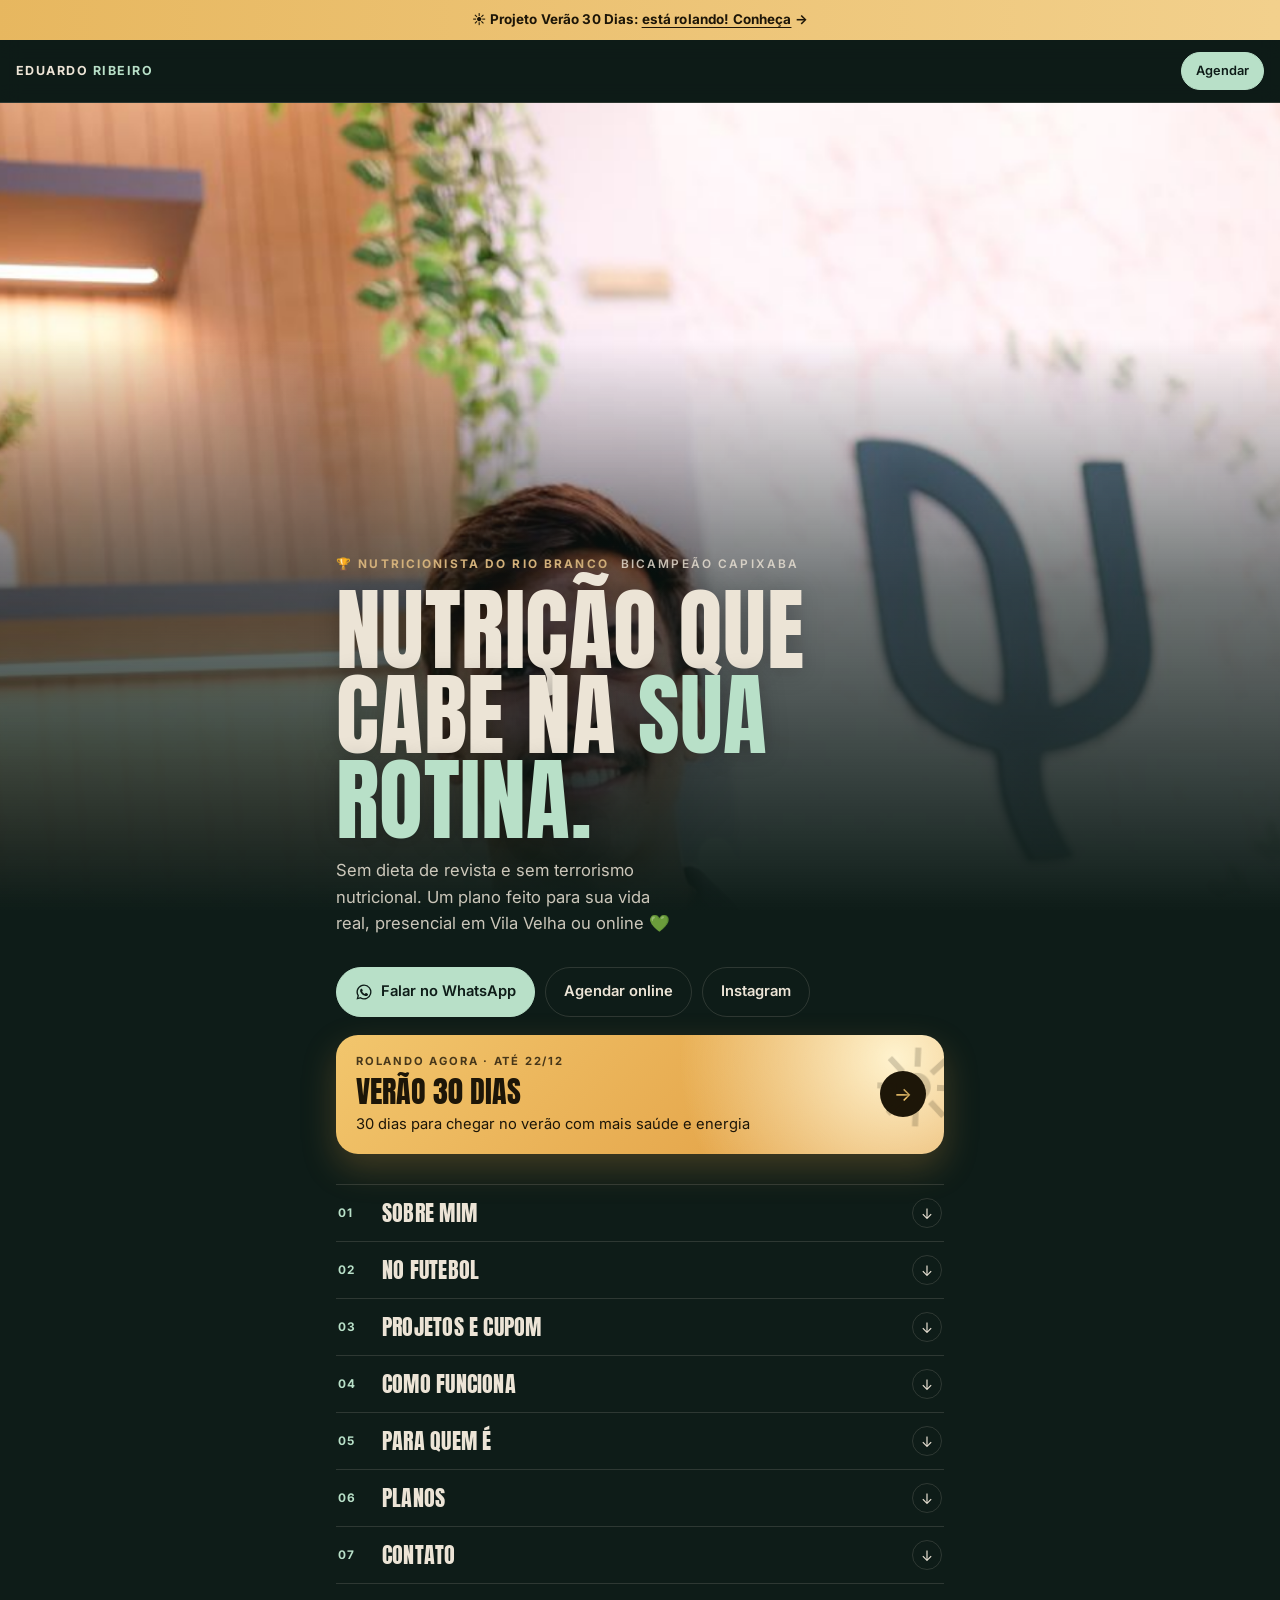
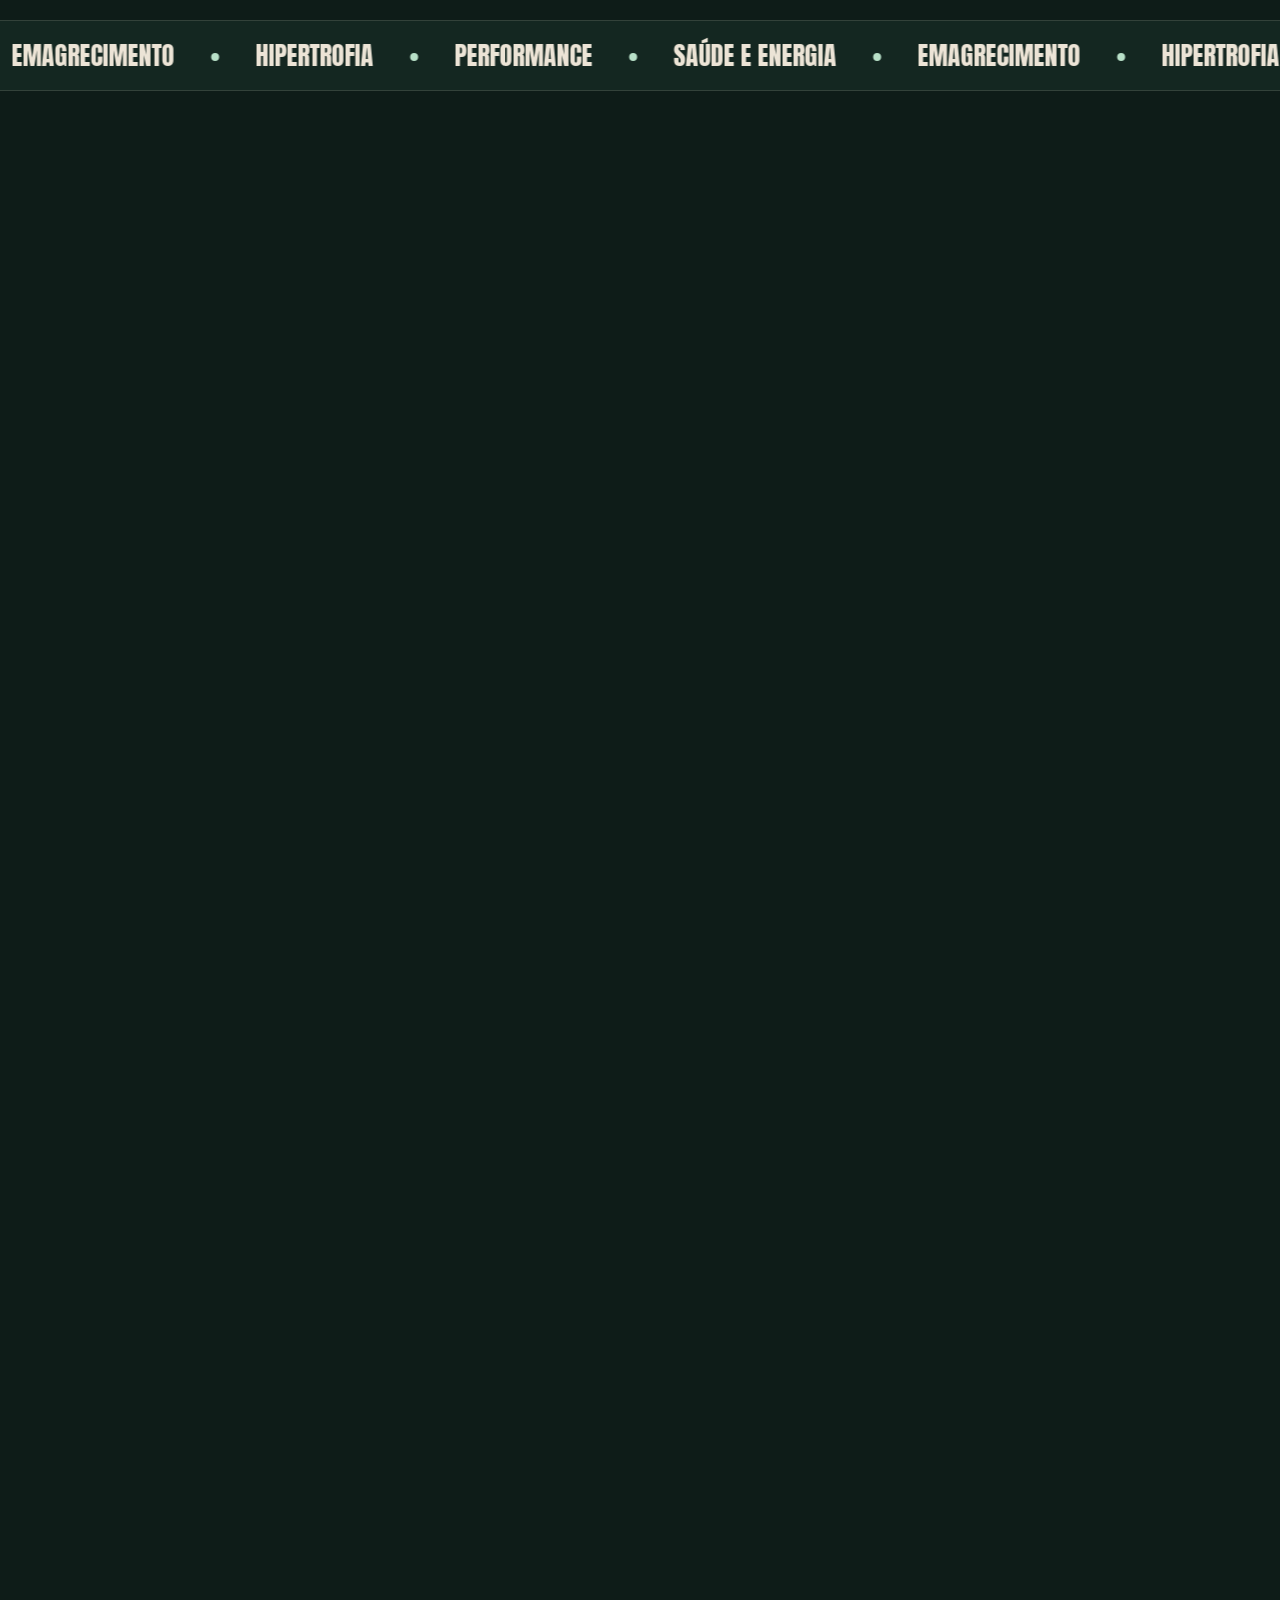
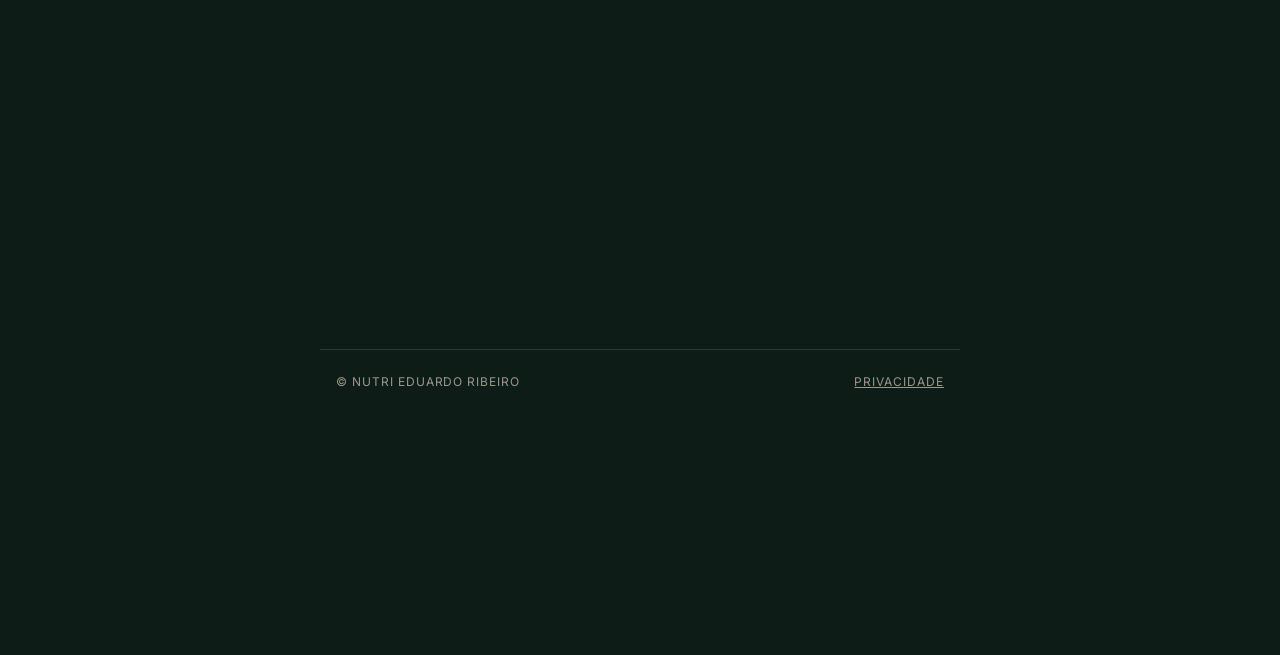
<file: nutri/index.html>
<!DOCTYPE html>
<html lang="pt-BR">
<head>
<meta charset="UTF-8">
<meta name="viewport" content="width=device-width, initial-scale=1.0">
<title>Nutri Eduardo Ribeiro</title>
<!-- A página agora fica no endereço principal: este endereço antigo só encaminha para lá. -->
<meta http-equiv="refresh" content="0; url=../">
<link rel="canonical" href="https://nutriduduribeiro.com.br/">
<style>body{margin:0;min-height:100vh;display:grid;place-items:center;background:#0e1c18;color:#ece4d6;font-family:-apple-system,'Segoe UI',Roboto,sans-serif}a{color:#b8e0c8}</style>
</head>
<body><p>Abrindo… <a href="../">clique aqui se não abrir sozinho</a>.</p></body>
</html>
</file>
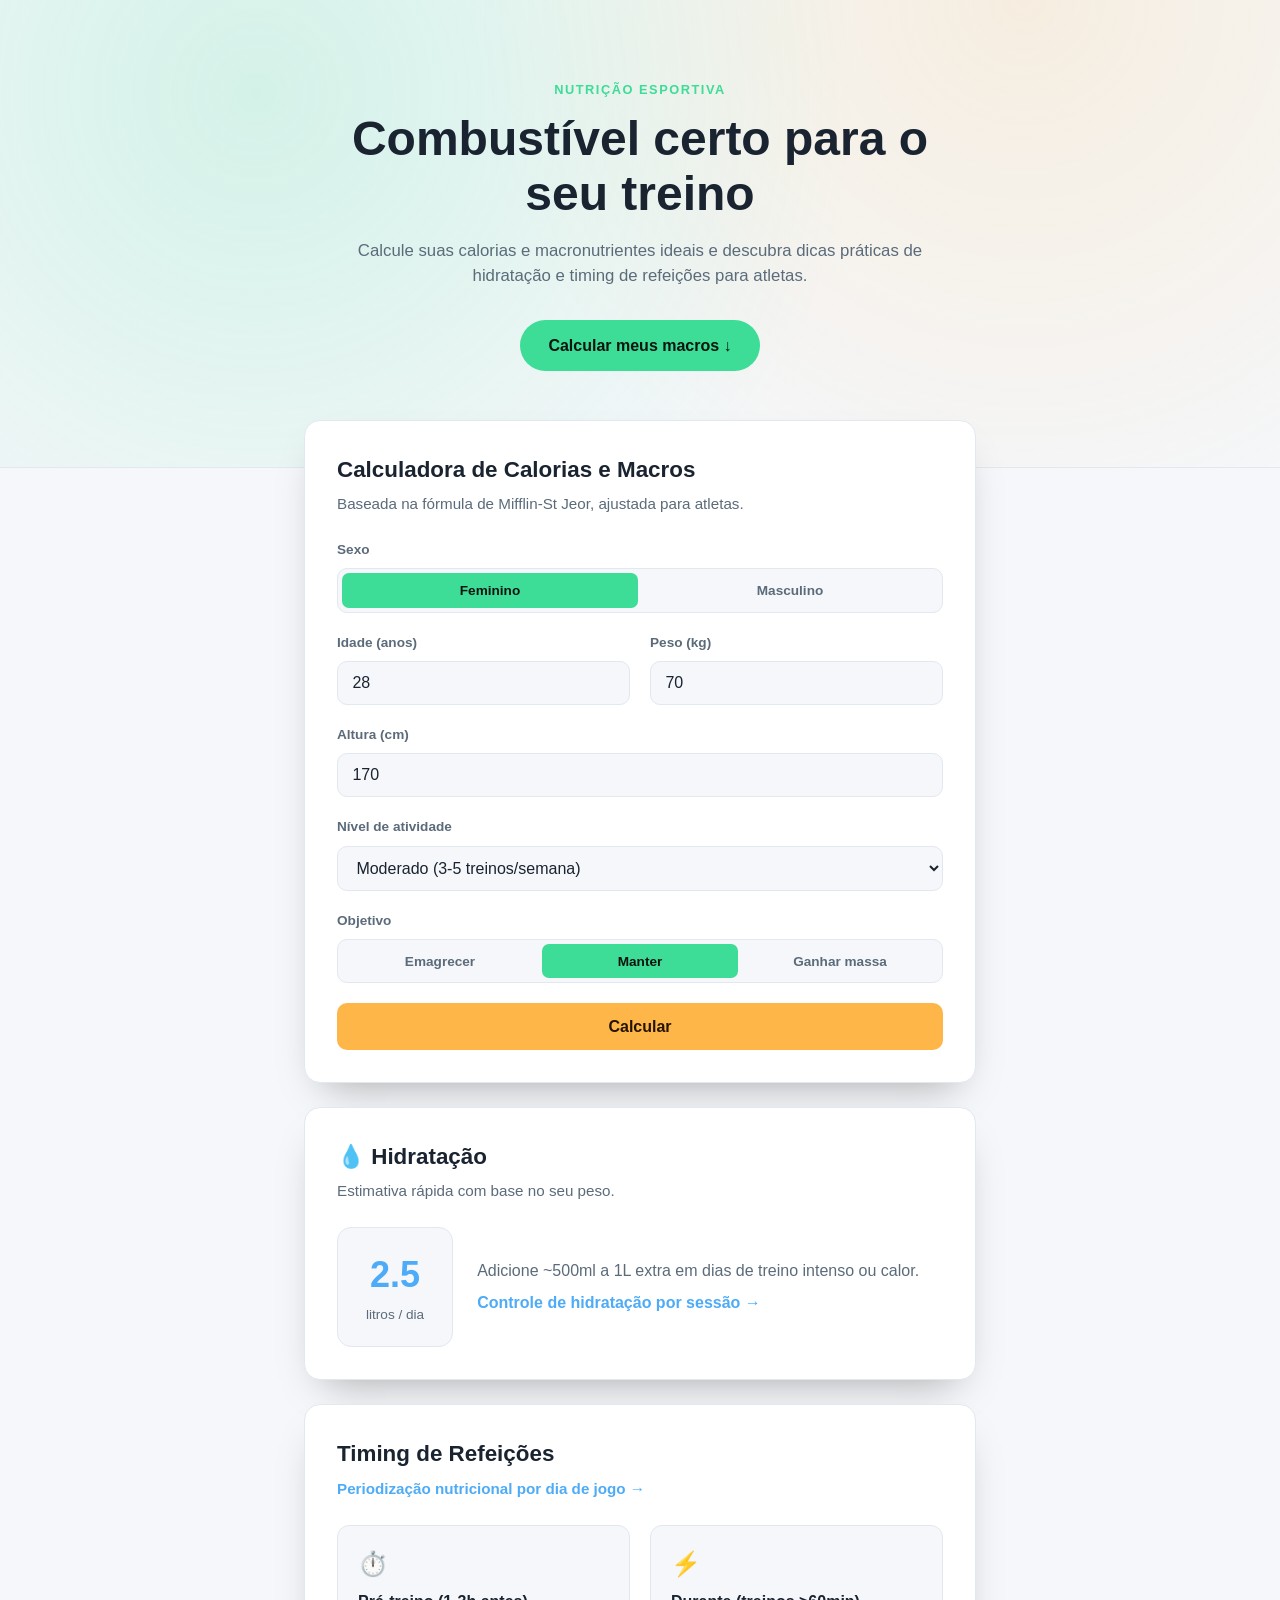
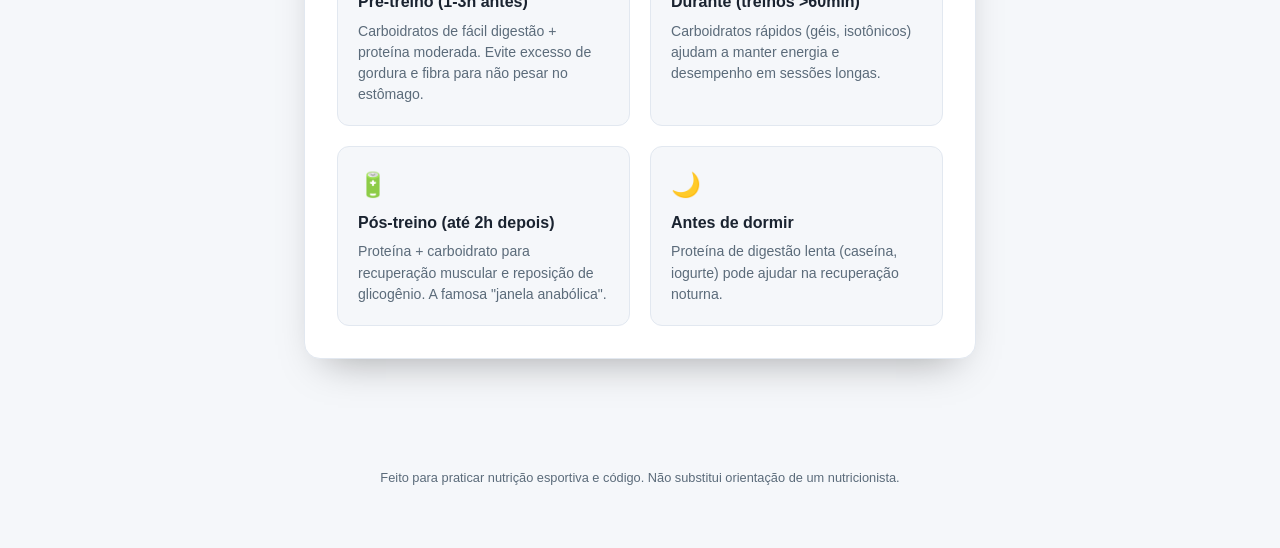
<file: nutricao-esportiva/index.html>
<!DOCTYPE html>
<html lang="pt-BR">
<head>
<meta charset="UTF-8">
<meta name="viewport" content="width=device-width, initial-scale=1.0">
<title>Nutrição Esportiva — Calculadora de Macros</title>
<link rel="stylesheet" href="style.css">
</head>
<body>

<header class="hero">
  <div class="hero-content">
    <p class="eyebrow">Nutrição Esportiva</p>
    <h1>Combustível certo para o seu treino</h1>
    <p class="subtitle">Calcule suas calorias e macronutrientes ideais e descubra dicas práticas de hidratação e timing de refeições para atletas.</p>
    <a href="#calculadora" class="cta">Calcular meus macros ↓</a>
  </div>
</header>

<main>

  <section id="calculadora" class="card calculator">
    <h2>Calculadora de Calorias e Macros</h2>
    <p class="section-intro">Baseada na fórmula de Mifflin-St Jeor, ajustada para atletas.</p>

    <form id="calc-form">
      <div class="field-group">
        <label>Sexo</label>
        <div class="segmented" id="sex-toggle">
          <button type="button" class="segment active" data-value="female">Feminino</button>
          <button type="button" class="segment" data-value="male">Masculino</button>
        </div>
      </div>

      <div class="grid-2">
        <div class="field-group">
          <label for="age">Idade (anos)</label>
          <input type="number" id="age" min="10" max="100" value="28" required>
        </div>
        <div class="field-group">
          <label for="weight">Peso (kg)</label>
          <input type="number" id="weight" min="30" max="250" step="0.1" value="70" required>
        </div>
      </div>

      <div class="field-group">
        <label for="height">Altura (cm)</label>
        <input type="number" id="height" min="120" max="230" value="170" required>
      </div>

      <div class="field-group">
        <label for="activity">Nível de atividade</label>
        <select id="activity">
          <option value="1.2">Sedentário (pouco ou nenhum exercício)</option>
          <option value="1.375">Leve (1-3 treinos/semana)</option>
          <option value="1.55" selected>Moderado (3-5 treinos/semana)</option>
          <option value="1.725">Intenso (6-7 treinos/semana)</option>
          <option value="1.9">Atleta (2x/dia ou trabalho físico + treino)</option>
        </select>
      </div>

      <div class="field-group">
        <label>Objetivo</label>
        <div class="segmented" id="goal-toggle">
          <button type="button" class="segment" data-value="cut">Emagrecer</button>
          <button type="button" class="segment active" data-value="maintain">Manter</button>
          <button type="button" class="segment" data-value="bulk">Ganhar massa</button>
        </div>
      </div>

      <button type="submit" class="submit-btn">Calcular</button>
    </form>

    <div id="results" class="results hidden">
      <div class="result-summary">
        <div class="result-stat">
          <span class="result-value" id="tdee-value">0</span>
          <span class="result-label">kcal / dia</span>
        </div>
      </div>

      <div class="macro-bars">
        <div class="macro-row">
          <div class="macro-header">
            <span class="macro-name">🥩 Proteína</span>
            <span class="macro-numbers"><strong id="protein-g">0</strong>g · <span id="protein-kcal">0</span> kcal</span>
          </div>
          <div class="bar-track"><div class="bar-fill protein-fill" id="protein-bar"></div></div>
        </div>
        <div class="macro-row">
          <div class="macro-header">
            <span class="macro-name">🍚 Carboidrato</span>
            <span class="macro-numbers"><strong id="carbs-g">0</strong>g · <span id="carbs-kcal">0</span> kcal</span>
          </div>
          <div class="bar-track"><div class="bar-fill carbs-fill" id="carbs-bar"></div></div>
        </div>
        <div class="macro-row">
          <div class="macro-header">
            <span class="macro-name">🥑 Gordura</span>
            <span class="macro-numbers"><strong id="fat-g">0</strong>g · <span id="fat-kcal">0</span> kcal</span>
          </div>
          <div class="bar-track"><div class="bar-fill fat-fill" id="fat-bar"></div></div>
        </div>
      </div>

      <p class="result-note" id="result-note"></p>
    </div>
  </section>

  <section class="card hydration">
    <h2>💧 Hidratação</h2>
    <p class="section-intro">Estimativa rápida com base no seu peso.</p>
    <div class="hydration-widget">
      <div class="water-display">
        <span id="water-amount">2.1</span>
        <span class="water-unit">litros / dia</span>
      </div>
      <p class="hydration-tip">Adicione ~500ml a 1L extra em dias de treino intenso ou calor. <a href="../hidratacao/index.html" class="hydration-link">Controle de hidratação por sessão →</a></p>
    </div>
  </section>

  <section class="card tips">
    <h2>Timing de Refeições</h2>
    <p class="section-intro"><a href="../periodizacao/index.html" class="hydration-link">Periodização nutricional por dia de jogo →</a></p>
    <div class="tip-grid">
      <div class="tip">
        <span class="tip-icon">⏱️</span>
        <h3>Pré-treino (1-3h antes)</h3>
        <p>Carboidratos de fácil digestão + proteína moderada. Evite excesso de gordura e fibra para não pesar no estômago.</p>
      </div>
      <div class="tip">
        <span class="tip-icon">⚡</span>
        <h3>Durante (treinos &gt;60min)</h3>
        <p>Carboidratos rápidos (géis, isotônicos) ajudam a manter energia e desempenho em sessões longas.</p>
      </div>
      <div class="tip">
        <span class="tip-icon">🔋</span>
        <h3>Pós-treino (até 2h depois)</h3>
        <p>Proteína + carboidrato para recuperação muscular e reposição de glicogênio. A famosa "janela anabólica".</p>
      </div>
      <div class="tip">
        <span class="tip-icon">🌙</span>
        <h3>Antes de dormir</h3>
        <p>Proteína de digestão lenta (caseína, iogurte) pode ajudar na recuperação noturna.</p>
      </div>
    </div>
  </section>

</main>

<footer>
  <p>Feito para praticar nutrição esportiva e código. Não substitui orientação de um nutricionista.</p>
</footer>

<script src="script.js"></script>
</body>
</html>
</file>
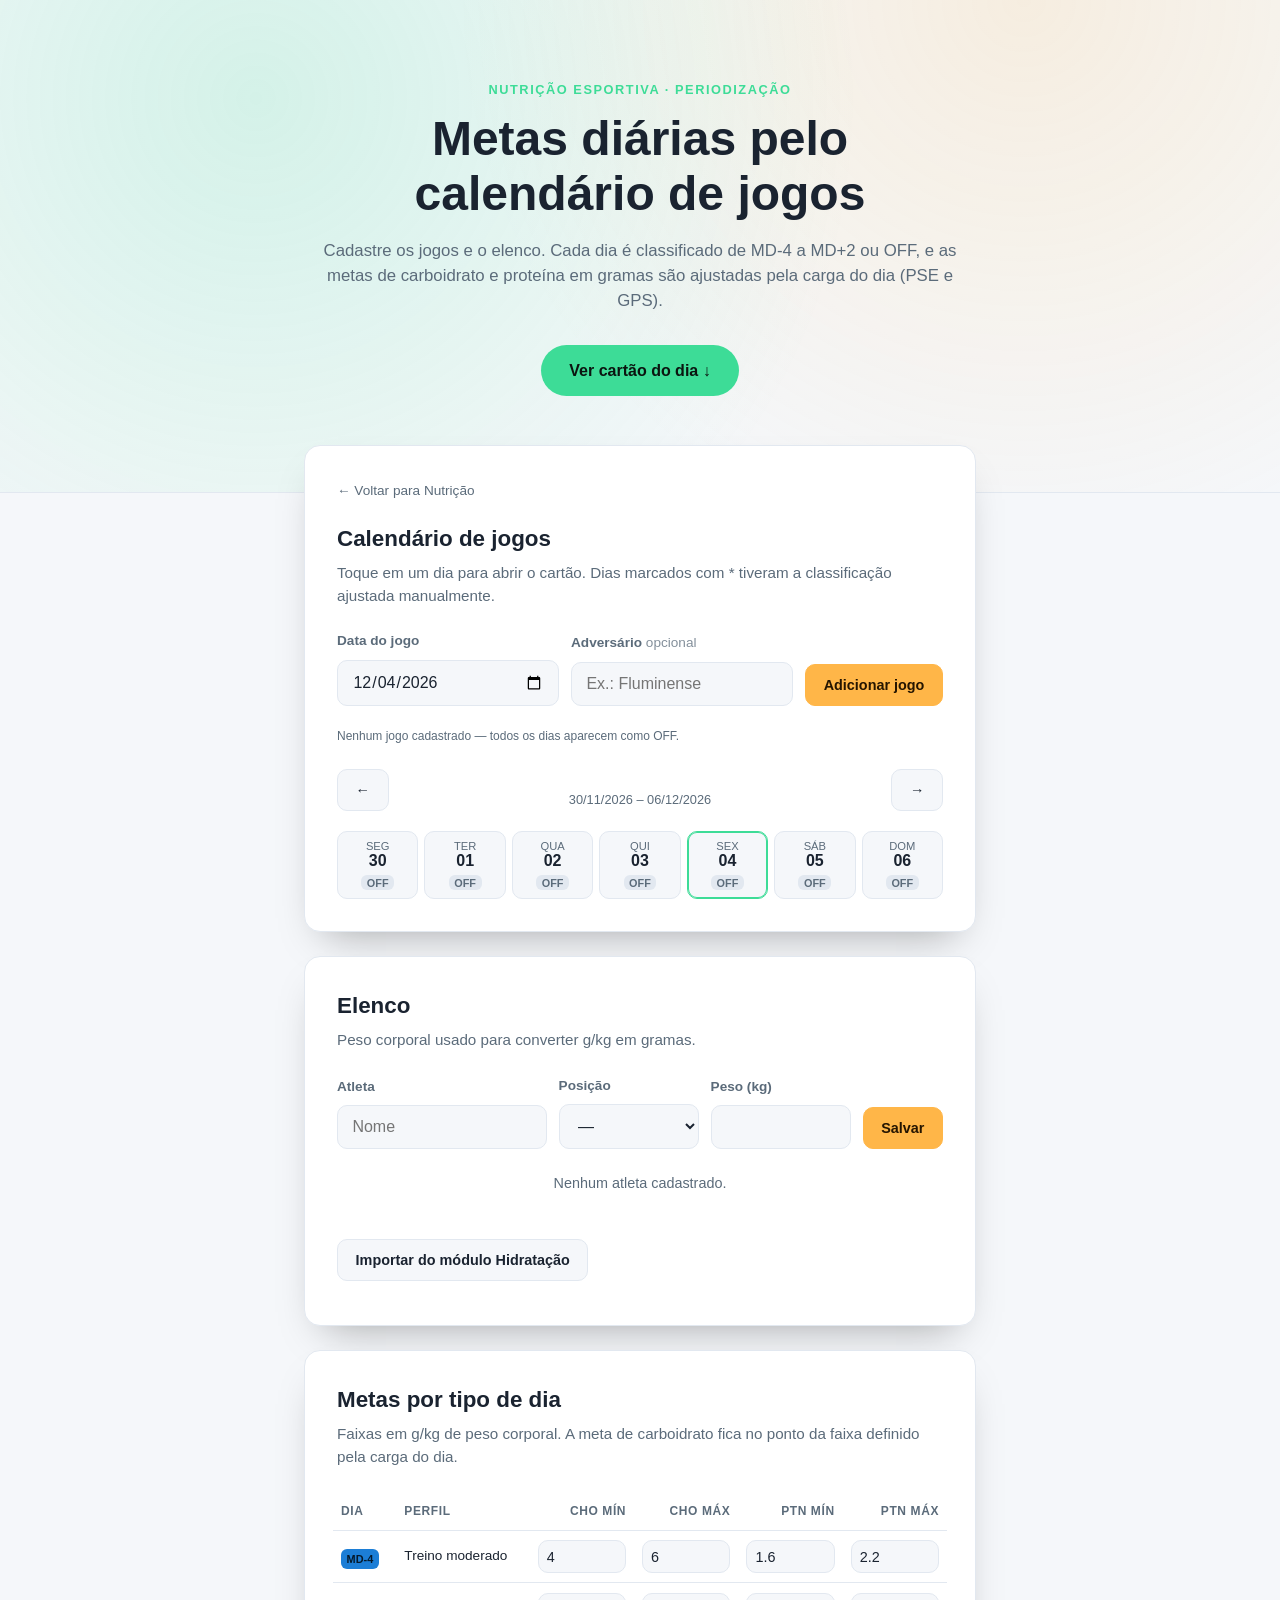
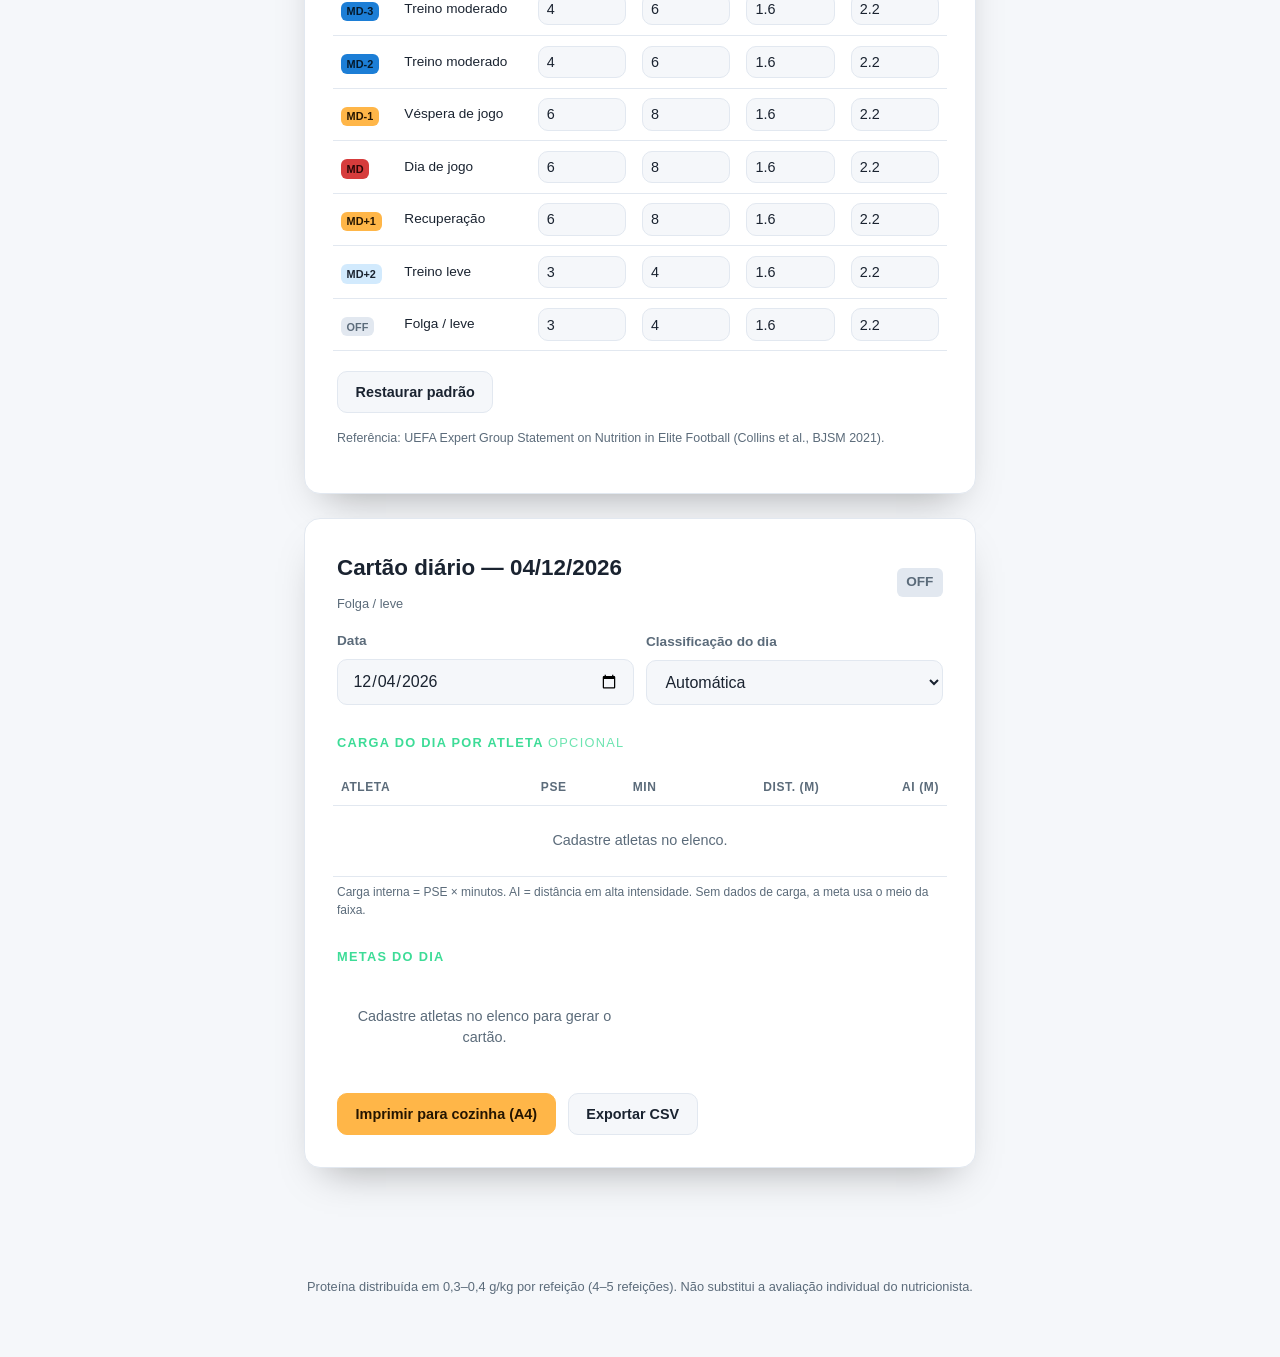
<file: periodizacao/index.html>
<!DOCTYPE html>
<html lang="pt-BR">
<head>
<meta charset="UTF-8">
<meta name="viewport" content="width=device-width, initial-scale=1.0">
<title>Periodização Nutricional — Metas por Dia de Jogo</title>
<link rel="stylesheet" href="style.css">
</head>
<body>

<header class="hero">
  <div class="hero-content">
    <p class="eyebrow">Nutrição Esportiva · Periodização</p>
    <h1>Metas diárias pelo calendário de jogos</h1>
    <p class="subtitle">Cadastre os jogos e o elenco. Cada dia é classificado de MD-4 a MD+2 ou OFF, e as metas de carboidrato e proteína em gramas são ajustadas pela carga do dia (PSE e GPS).</p>
    <a href="#cartao" class="cta">Ver cartão do dia ↓</a>
  </div>
</header>

<main>

  <section class="card">
    <a href="../nutricao-esportiva/index.html" class="back-link">← Voltar para Nutrição</a>
    <h2>Calendário de jogos</h2>
    <p class="section-intro">Toque em um dia para abrir o cartão. Dias marcados com * tiveram a classificação ajustada manualmente.</p>

    <form id="game-form" class="toolbar" novalidate>
      <div class="field-group">
        <label for="game-date">Data do jogo</label>
        <input type="date" id="game-date" required>
      </div>
      <div class="field-group">
        <label for="game-opponent">Adversário <span class="optional">opcional</span></label>
        <input type="text" id="game-opponent" placeholder="Ex.: Fluminense">
      </div>
      <button type="submit" class="btn primary">Adicionar jogo</button>
    </form>
    <div class="chip-list" id="game-list"></div>

    <div class="toolbar" style="margin-top:1.5rem">
      <button type="button" class="btn" id="week-prev" aria-label="Semana anterior">←</button>
      <div class="field-group" style="text-align:center">
        <span id="week-label" class="stat-label"></span>
      </div>
      <button type="button" class="btn" id="week-next" aria-label="Próxima semana">→</button>
    </div>
    <div class="week" id="week"></div>
  </section>

  <section class="card">
    <h2>Elenco</h2>
    <p class="section-intro">Peso corporal usado para converter g/kg em gramas.</p>
    <form id="athlete-form" class="toolbar" novalidate>
      <div class="field-group">
        <label for="athlete-name">Atleta</label>
        <input type="text" id="athlete-name" placeholder="Nome" required>
      </div>
      <div class="field-group" style="max-width:110px">
        <label for="athlete-position">Posição</label>
        <select id="athlete-position">
          <option value="">—</option>
          <option>GOL</option><option>ZAG</option><option>LAT</option>
          <option>VOL</option><option>MEI</option><option>ATA</option>
        </select>
      </div>
      <div class="field-group" style="max-width:120px">
        <label for="athlete-weight">Peso (kg)</label>
        <input type="number" id="athlete-weight" min="40" max="150" step="0.1" required>
      </div>
      <button type="submit" class="btn primary">Salvar</button>
    </form>
    <p class="form-error" id="athlete-error" role="alert"></p>
    <div id="roster"></div>
    <div class="btn-row">
      <button type="button" class="btn" id="import-hydration">Importar do módulo Hidratação</button>
    </div>
    <p class="field-hint" id="import-msg"></p>
  </section>

  <section class="card">
    <h2>Metas por tipo de dia</h2>
    <p class="section-intro">Faixas em g/kg de peso corporal. A meta de carboidrato fica no ponto da faixa definido pela carga do dia.</p>
    <div class="table-wrap">
      <table class="config-table">
        <thead><tr>
          <th>Dia</th><th>Perfil</th>
          <th class="num">CHO mín</th><th class="num">CHO máx</th>
          <th class="num">PTN mín</th><th class="num">PTN máx</th>
        </tr></thead>
        <tbody id="config-body"></tbody>
      </table>
    </div>
    <div class="btn-row">
      <button type="button" class="btn" id="config-reset">Restaurar padrão</button>
    </div>
    <p class="reference">Referência: UEFA Expert Group Statement on Nutrition in Elite Football (Collins et al., BJSM 2021).</p>
  </section>

  <section class="card print-area" id="cartao">
    <div class="day-header">
      <div>
        <h2 id="card-title">Cartão diário</h2>
        <span class="stat-label" id="card-subtitle"></span>
      </div>
      <span class="day-tag" id="card-tag"></span>
    </div>

    <div class="toolbar no-print">
      <div class="field-group">
        <label for="card-date">Data</label>
        <input type="date" id="card-date">
      </div>
      <div class="field-group">
        <label for="card-override">Classificação do dia</label>
        <select id="card-override"></select>
      </div>
    </div>

    <h3 class="subsection-title no-print">Carga do dia por atleta <span class="optional">opcional</span></h3>
    <div class="table-wrap no-print">
      <table class="load-inputs">
        <thead><tr>
          <th>Atleta</th>
          <th class="num">PSE</th><th class="num">Min</th>
          <th class="num">Dist. (m)</th><th class="num">AI (m)</th>
        </tr></thead>
        <tbody id="load-body"></tbody>
      </table>
    </div>
    <p class="field-hint no-print">Carga interna = PSE × minutos. AI = distância em alta intensidade. Sem dados de carga, a meta usa o meio da faixa.</p>

    <h3 class="subsection-title">Metas do dia</h3>
    <div class="target-grid" id="targets"></div>

    <div class="btn-row no-print">
      <button type="button" class="btn primary" id="print-btn">Imprimir para cozinha (A4)</button>
      <button type="button" class="btn" id="csv-btn">Exportar CSV</button>
    </div>
  </section>

</main>

<footer>
  <p>Proteína distribuída em 0,3–0,4 g/kg por refeição (4–5 refeições). Não substitui a avaliação individual do nutricionista.</p>
</footer>

<script src="script.js"></script>
</body>
</html>
</file>
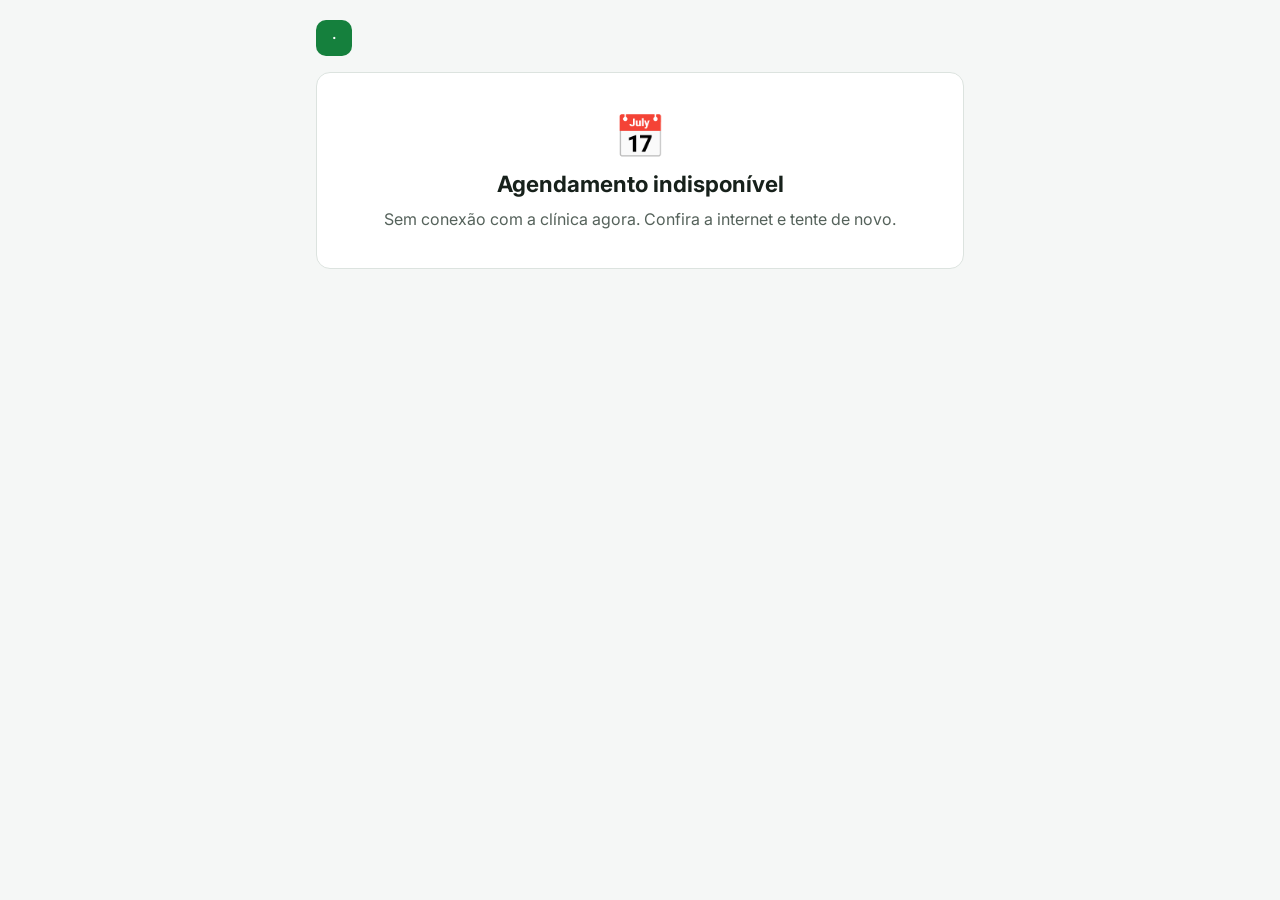
<file: crm-nutri-dudu/agendar.html>
<!DOCTYPE html>
<html lang="pt-BR">
<head>
<meta charset="UTF-8">
<meta name="viewport" content="width=device-width, initial-scale=1.0">
<meta name="referrer" content="no-referrer">
<title>Agendar consulta</title>
<link rel="preconnect" href="https://fonts.googleapis.com">
<link href="https://fonts.googleapis.com/css2?family=Inter:wght@400;500;600;700&display=swap" rel="stylesheet">
<style>
  :root {
    --bg: #f5f7f6; --surface: #ffffff; --surface-2: #eef2f0; --border: #dce3df; --text: #17211b; --muted: #55625b;
    --primary: #15803d; --primary-hover: #166534; --primary-soft: #dcfce7; --on-primary: #ffffff;
    --danger: #b91c1c; --danger-soft: #fee2e2; --info-soft: #e0ecff; --radius: 14px;
  }
  @media (prefers-color-scheme: dark) {
    :root {
      --bg: #0e1311; --surface: #161d19; --surface-2: #1f2823; --border: #2c3731; --text: #e3eae6; --muted: #a3b0a8;
      --primary: #22c55e; --primary-hover: #4ade80; --primary-soft: #14301f; --on-primary: #06210f;
      --danger: #f87171; --danger-soft: #3b1515; --info-soft: #172338;
    }
  }
  * { box-sizing: border-box; }
  body { margin: 0; background: var(--bg); color: var(--text); font-family: Inter, -apple-system, 'Segoe UI', Roboto, Arial, sans-serif; line-height: 1.5; }
  main { max-width: 680px; margin: 0 auto; padding: 1.25rem 1rem 4rem; }
  .marca { display: flex; align-items: center; gap: 0.6rem; margin-bottom: 1rem; font-weight: 700; }
  .marca span { display: grid; place-items: center; width: 36px; height: 36px; border-radius: 10px; background: var(--primary); color: var(--on-primary); font-size: 0.85rem; }
  .card { background: var(--surface); border: 1px solid var(--border); border-radius: var(--radius); padding: 1.1rem; margin-bottom: 1rem; }
  h1 { font-size: 1.4rem; margin: 0 0 0.35rem; }
  h2 { font-size: 1.05rem; margin: 0 0 0.25rem; }
  p { margin: 0.35rem 0; }
  .muted { color: var(--muted); }
  .small { font-size: 0.88rem; }
  label { display: block; font-weight: 600; margin: 0.75rem 0 0.25rem; }
  textarea, input[type="text"], select {
    width: 100%; padding: 0.65rem 0.75rem; border: 1px solid var(--border); border-radius: 10px;
    background: var(--surface); color: var(--text); font: inherit; font-size: 16px;
  }
  textarea { min-height: 96px; resize: vertical; }
  textarea:focus, input:focus, select:focus { outline: 2px solid var(--primary); outline-offset: 1px; }
  .linha { display: grid; grid-template-columns: 2fr 1fr 1fr auto; gap: 0.4rem; margin-top: 0.4rem; align-items: center; }
  .linha.med { grid-template-columns: 2fr 1fr 1fr auto; }
  .remover { border: 0; background: none; color: var(--muted); font-size: 1.4rem; cursor: pointer; padding: 0 0.4rem; }
  .btn { display: inline-flex; align-items: center; justify-content: center; gap: 0.4rem; padding: 0.7rem 1.1rem; border-radius: 10px; border: 1px solid var(--border); background: var(--surface); color: var(--text); font: inherit; font-weight: 600; cursor: pointer; }
  .btn-primario { background: var(--primary); border-color: var(--primary); color: var(--on-primary); width: 100%; font-size: 1.05rem; padding: 0.9rem; }
  .btn-primario:disabled { opacity: 0.6; cursor: wait; }
  .btn-link { border: 0; background: none; color: var(--primary); font: inherit; font-weight: 600; padding: 0.4rem 0; cursor: pointer; }
  .consentimento { display: flex; gap: 0.6rem; align-items: flex-start; font-weight: 500; margin: 0; }
  .consentimento input { width: 22px; height: 22px; margin-top: 0.1rem; flex: none; accent-color: var(--primary); }
  .erro { background: var(--danger-soft); color: var(--danger); border-radius: 10px; padding: 0.65rem 0.8rem; margin: 0.75rem 0 0; }
  .aviso { background: var(--info-soft); border-radius: 10px; padding: 0.65rem 0.8rem; }
  .centro { text-align: center; padding: 2rem 1.1rem; }
  .icone-grande { font-size: 2.6rem; }
  a { color: var(--primary); }
  [hidden] { display: none !important; }
  @media (max-width: 520px) {
    .linha, .linha.med { grid-template-columns: 1fr 1fr auto; }
    .linha > :first-child { grid-column: 1 / -1; }
  }
  input[type="tel"], input[type="email"], input[type="date"] {
    width: 100%; padding: 0.65rem 0.75rem; border: 1px solid var(--border); border-radius: 10px;
    background: var(--surface); color: var(--text); font: inherit; font-size: 16px;
  }
  .opcoes { display: grid; gap: 0.5rem; margin-top: 0.6rem; }
  .opcao { display: flex; gap: 0.75rem; align-items: flex-start; text-align: left; width: 100%; padding: 0.8rem 0.9rem; border: 1px solid var(--border); border-radius: 12px; background: var(--surface); color: var(--text); font: inherit; cursor: pointer; }
  .opcao:hover { border-color: var(--primary); }
  .opcao[aria-pressed="true"] { border-color: var(--primary); background: var(--primary-soft); outline: 1px solid var(--primary); }
  .opcao strong { display: block; }
  .opcao .preco { margin-left: auto; font-weight: 700; white-space: nowrap; text-align: right; }
  .opcao .preco small { display: block; font-weight: 500; color: var(--muted); }
  .segmentos { display: flex; gap: 0.5rem; margin-top: 0.6rem; flex-wrap: wrap; }
  a.opcao { text-decoration: none; align-items: center; }
  a.opcao > span:last-child { margin-left: auto; font-size: 1.2rem; }
  .segmentos .opcao { width: auto; flex: 1 1 140px; justify-content: center; }
  .dia { margin-top: 0.9rem; }
  .dia h3 { font-size: 0.95rem; margin: 0 0 0.4rem; }
  .horas { display: flex; flex-wrap: wrap; gap: 0.5rem; }
  .hora { padding: 0.55rem 0.9rem; border: 1px solid var(--border); border-radius: 999px; background: var(--surface); color: var(--text); font: inherit; font-weight: 600; cursor: pointer; }
  .hora:hover { border-color: var(--primary); }
  .hora[aria-pressed="true"] { background: var(--primary); border-color: var(--primary); color: var(--on-primary); }
  .hora small { font-weight: 500; opacity: 0.85; }
  .passo { display: inline-grid; place-items: center; width: 1.6rem; height: 1.6rem; border-radius: 50%; background: var(--primary); color: var(--on-primary); font-size: 0.85rem; font-weight: 700; margin-right: 0.4rem; }
  .resumo-escolha { background: var(--primary-soft); border-radius: 10px; padding: 0.65rem 0.8rem; margin-top: 0.6rem; font-weight: 600; }
  .btn-whats { background: #25d366; border-color: #25d366; color: #06210f; width: 100%; margin-top: 0.75rem; text-decoration: none; }
  .navegar-datas { display: flex; justify-content: space-between; gap: 1rem; margin-top: 0.6rem; }
  .navegar-datas [data-mais-datas] { margin-left: auto; }
  .escondido { position: absolute; left: -9999px; width: 1px; height: 1px; overflow: hidden; }
</style>
</head>
<body>
<main>
  <div class="marca"><span data-iniciais>·</span><div data-clinica></div></div>

  <section class="card centro" data-tela="carregando"><p class="muted">Carregando a agenda…</p></section>

  <section class="card centro" data-tela="erro" hidden>
    <div class="icone-grande" aria-hidden="true">📅</div>
    <h1>Agendamento indisponível</h1>
    <p data-erro-texto class="muted">O agendamento pelo site está fechado no momento.</p>
    <a class="btn btn-whats" data-whats-erro hidden target="_blank" rel="noopener">Falar com a clínica no WhatsApp</a>
  </section>

  <section class="card centro" data-tela="pronto" hidden>
    <div class="icone-grande" aria-hidden="true">✅</div>
    <h1>Horário reservado!</h1>
    <p><strong data-pronto-quando></strong></p>
    <p class="muted" data-pronto-detalhe></p>
    <p class="aviso small" data-pronto-online hidden></p>
    <p class="small muted">Você vai receber pelo WhatsApp o lembrete da consulta e, se for a primeira, um formulário rápido para a nutricionista conhecer você antes.</p>
    <a class="btn btn-whats" data-whats-pronto hidden target="_blank" rel="noopener">Avisar a clínica no WhatsApp</a>
  </section>

  <form class="card" data-tela="cadastro" data-form-cadastro novalidate hidden>
    <h1>Agende sua consulta</h1>
    <p class="muted" data-mensagem>Faça um cadastro rápido e me chama no WhatsApp: eu te passo os valores e a gente marca o melhor horário.</p>
    <label for="nome">Nome completo</label>
    <input type="text" id="nome" name="nome" autocomplete="name" maxlength="100" required>
    <label for="telefone">WhatsApp (com DDD)</label>
    <input type="tel" id="telefone" name="telefone" autocomplete="tel" inputmode="tel" placeholder="(27) 99999-0000" maxlength="20" required>
    <label for="email">E-mail</label>
    <input type="email" id="email" name="email" autocomplete="email" maxlength="120" required aria-describedby="ajuda-email">
    <p class="small muted" id="ajuda-email" style="margin:0.35rem 0 0">📧 É por e-mail que chegam, automaticamente, os lembretes e os formulários da sua consulta.</p>
    <label for="nascimento">Data de nascimento</label>
    <input type="date" id="nascimento" name="nascimento" autocomplete="bday" required>
    <label for="sexo">Sexo</label>
    <select id="sexo" name="sexo" required><option value="">Escolha…</option><option value="F">Feminino</option><option value="M">Masculino</option></select>
    <div class="escondido" aria-hidden="true"><label for="site">Não preencha</label><input type="text" id="site" name="site" tabindex="-1" autocomplete="off"></div>
    <label class="consentimento" style="margin-top:1rem"><input type="checkbox" name="consentimento"> <span>Concordo que <span data-clinica>o consultório</span> use estes dados para o meu atendimento e me envie mensagens pelo WhatsApp e por e-mail (confirmação e lembrete da consulta). Posso pedir para parar a qualquer momento. <a href="privacidade.html" target="_blank" rel="noopener">Política de privacidade</a></span></label>
    <p class="erro" data-erro-cadastro role="alert" hidden></p>
    <button type="submit" class="btn btn-primario" style="margin-top:1rem">Continuar</button>
  </form>

  <section class="card centro" data-tela="whats" hidden>
    <div class="icone-grande" aria-hidden="true">✅</div>
    <h1 data-whats-ola>Cadastro feito!</h1>
    <p class="muted">Agora me chama no WhatsApp: eu te passo os valores e a gente marca o melhor horário para você.</p>
    <p class="aviso small">📧 <strong>Fica de olho no seu e-mail</strong> (e na caixa de spam): é por lá que você vai receber, de forma automática, as mensagens sobre a sua consulta.</p>
    <p class="small"><strong>Qual opção te interessa?</strong></p>
    <div class="opcoes" data-whats-opcoes></div>
    <a class="btn btn-whats" data-whats-geral target="_blank" rel="noopener" style="margin-top:1rem">Falar no WhatsApp</a>
  </section>

  <div data-tela="agendar" hidden>
    <section class="card">
      <h2><span class="passo">1</span><span data-ola>Escolha o seu plano</span></h2>
      <div class="opcoes" data-servicos></div>
    </section>

    <section class="card" data-bloco-modalidade hidden>
      <h2><span class="passo">2</span>Como prefere?</h2>
      <div class="segmentos" data-modalidades></div>
    </section>

    <section class="card" data-bloco-horarios hidden>
      <h2><span class="passo" data-passo-horario>3</span>Horário</h2>
      <p class="small muted" data-horarios-ajuda>Separamos os próximos horários livres da agenda.</p>
      <div data-horarios></div>
      <div class="navegar-datas">
        <button type="button" class="btn-link" data-datas-anteriores hidden>← Datas anteriores</button>
        <button type="button" class="btn-link" data-mais-datas hidden>Ver outras datas →</button>
      </div>
    </section>

    <section class="card" data-bloco-confirmar hidden>
      <h2><span class="passo" data-passo-confirmar>4</span>Confirme</h2>
      <div class="resumo-escolha" data-resumo-escolha></div>
      <p class="erro" data-erro-form role="alert" hidden></p>
      <button type="button" class="btn btn-primario" style="margin-top:1rem" data-confirmar>Confirmar agendamento</button>
    </section>
  </div>
</main>
<script src="js/nuvem-config.js"></script>
<script src="js/agendar.js?v=8"></script>
</body>
</html>
</file>
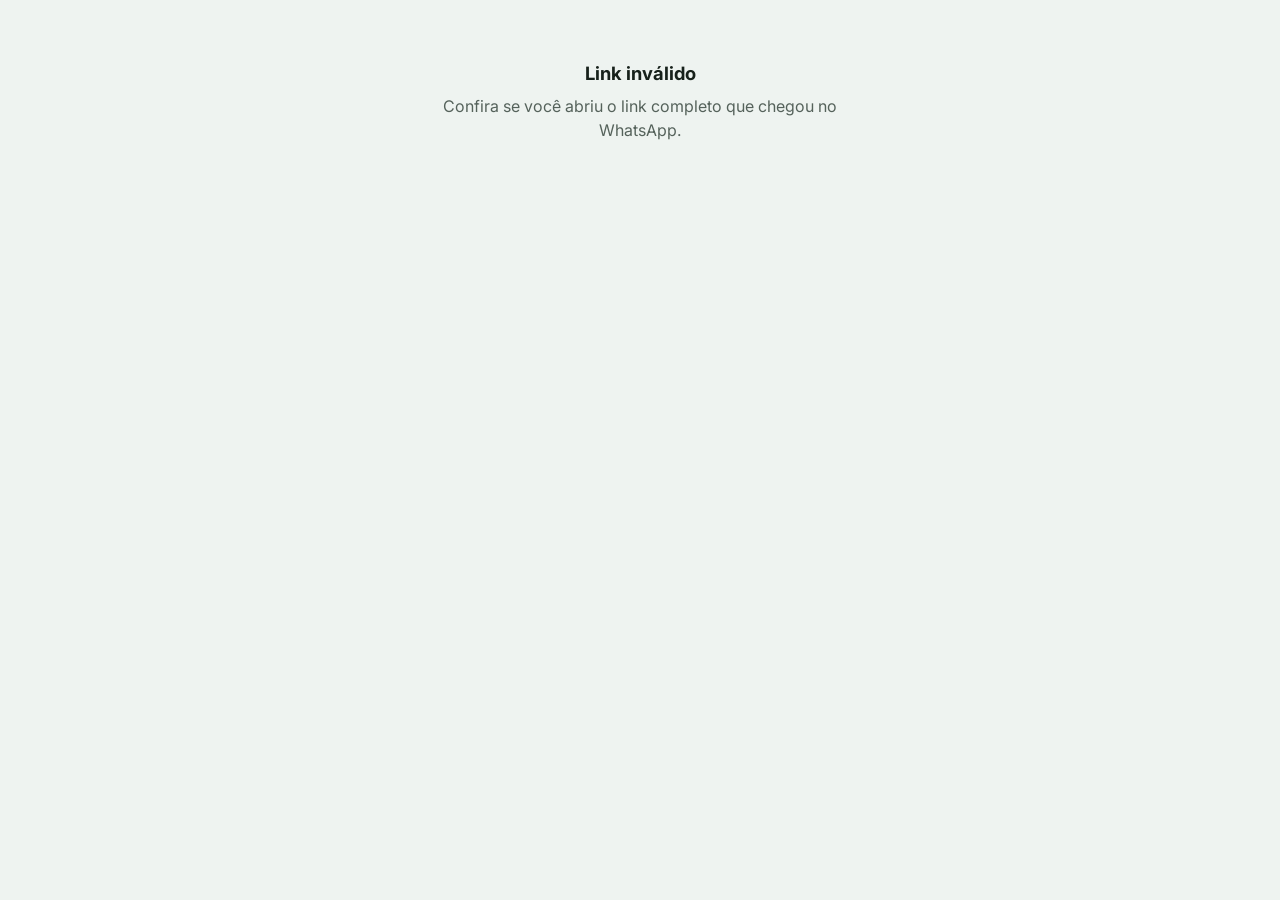
<file: crm-nutri-dudu/checkin.html>
<!DOCTYPE html>
<html lang="pt-BR">
<head>
<meta charset="UTF-8">
<meta name="viewport" content="width=device-width, initial-scale=1.0">
<meta name="robots" content="noindex, nofollow">
<meta name="referrer" content="no-referrer">
<meta name="theme-color" content="#f5f7f6">
<title>Check-in</title>
<link rel="preconnect" href="https://fonts.googleapis.com">
<link href="https://fonts.googleapis.com/css2?family=Inter:wght@400;500;600;700;800&display=swap" rel="stylesheet">
<link rel="stylesheet" href="css/checkin.css?v=1">
<style>
  :root { --bg: #eef3f0; --text: #17211b; --text-muted: #55625b; }
  @media (prefers-color-scheme: dark) {
    :root { --bg: #0e1311; --surface: #161d19; --surface-2: #1f2823; --border: #2c3731; --text: #e3eae6; --text-muted: #a3b0a8;
      --primary: #22c55e; --primary-soft: #14301f; --sobre-primaria: #06210f; }
  }
  * { box-sizing: border-box; }
  body { margin: 0; min-height: 100vh; background: var(--bg); color: var(--text); font-family: Inter, -apple-system, 'Segoe UI', Roboto, Arial, sans-serif; line-height: 1.5; }
  main { padding: 20px 14px 40px; }
  .aviso { max-width: 460px; margin: 40px auto; text-align: center; color: var(--text-muted); }
  .aviso strong { display: block; color: var(--text); font-size: 1.15rem; margin-bottom: 6px; }
  .small { font-size: 0.85rem; }
</style>
</head>
<body>
<main>
  <div id="checkin"><p class="aviso">Carregando…</p></div>
</main>
<script src="js/nuvem-config.js?v=2"></script>
<script src="js/checkin.js?v=7"></script>
<script src="js/checkin-tela.js?v=5"></script>
<script src="js/checkin-paciente.js?v=2"></script>
</body>
</html>
</file>
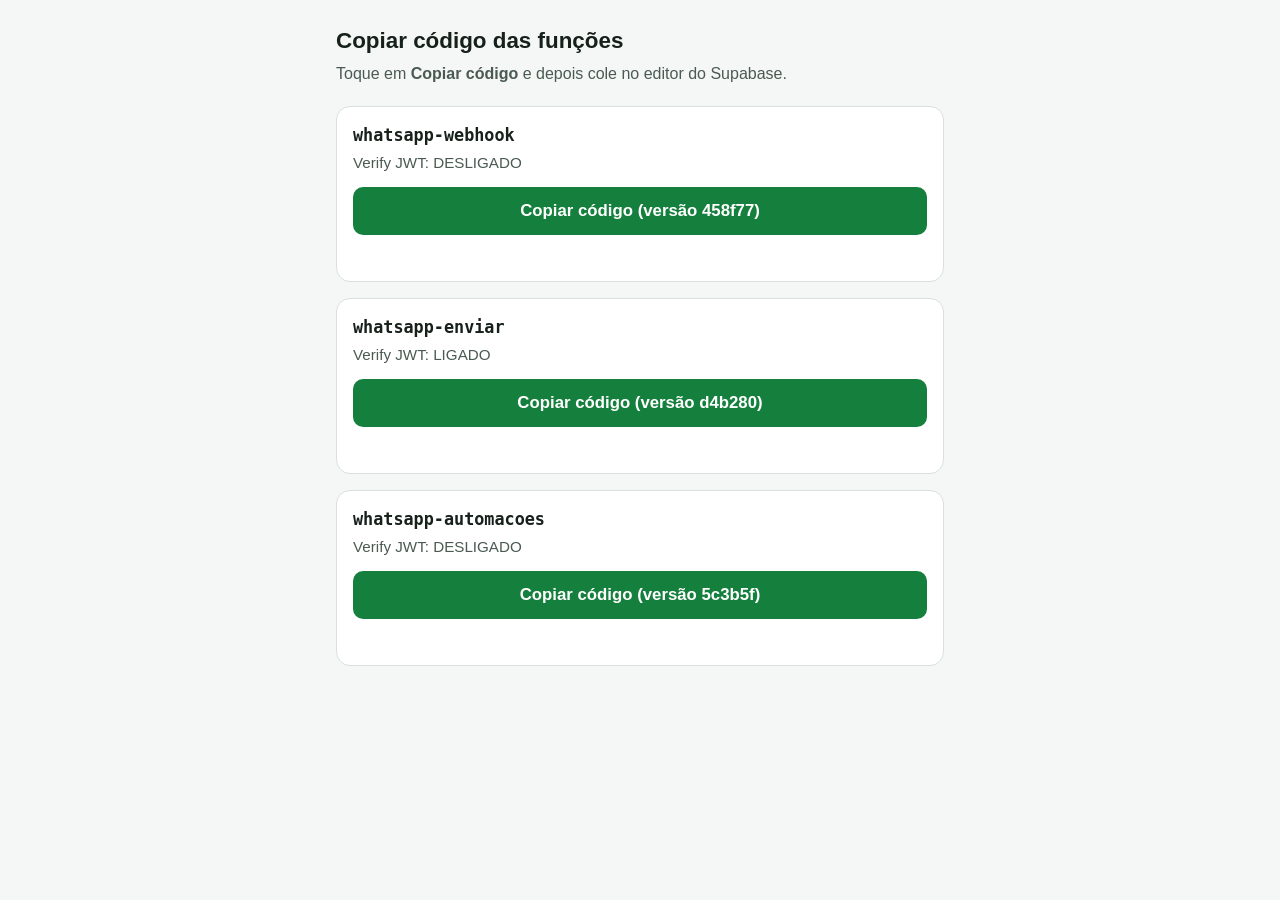
<file: crm-nutri-dudu/codigo.html>
<!DOCTYPE html>
<html lang="pt-BR">
<head>
<meta charset="UTF-8">
<meta name="viewport" content="width=device-width, initial-scale=1.0">
<meta name="robots" content="noindex">
<title>Copiar funções</title>
<style>
  :root { --bg: #f5f7f6; --cartao: #ffffff; --texto: #17211b; --suave: #4b5a52; --borda: #d9e1dc; --verde: #15803d; --verde-texto: #ffffff; --ok: #15803d; --erro: #b91c1c; }
  @media (prefers-color-scheme: dark) { :root { --bg: #0e1311; --cartao: #161d19; --texto: #e3eae6; --suave: #a9b6ae; --borda: #2a3530; --verde: #22c55e; --verde-texto: #06210f; --ok: #4ade80; --erro: #f87171; } }
  * { box-sizing: border-box; }
  body { margin: 0; background: var(--bg); color: var(--texto); font-family: -apple-system, 'Segoe UI', Roboto, Arial, sans-serif; line-height: 1.5; }
  main { max-width: 640px; margin: 0 auto; padding: 1.5rem 16px 3rem; }
  h1 { font-size: 1.4rem; margin: 0 0 0.25rem; }
  .suave { color: var(--suave); margin: 0 0 1.25rem; }
  .cartao { background: var(--cartao); border: 1px solid var(--borda); border-radius: 14px; padding: 1rem; margin-bottom: 1rem; }
  .cartao h2 { font-size: 1.05rem; margin: 0 0 0.25rem; font-family: ui-monospace, Menlo, monospace; word-break: break-all; }
  .cartao p { margin: 0 0 0.75rem; color: var(--suave); font-size: 0.95rem; }
  button { width: 100%; border: 0; border-radius: 10px; padding: 0.9rem; font-size: 1.05rem; font-weight: 600; background: var(--verde); color: var(--verde-texto); cursor: pointer; }
  button:disabled { opacity: 0.5; }
  .status { margin-top: 0.5rem; font-size: 0.95rem; min-height: 1.4em; }
  .status.ok { color: var(--ok); }
  .status.erro { color: var(--erro); }
</style>
</head>
<body>
<main>
  <h1>Copiar código das funções</h1>
  <p class="suave">Toque em <strong>Copiar código</strong> e depois cole no editor do Supabase.</p>
  <div id="lista"></div>
</main>
<script>
  // Página de apoio: copia o código das Edge Functions com um toque (sem selecionar texto no Safari).
  const FUNCOES = [
    { nome: 'whatsapp-webhook', jwt: 'Verify JWT: DESLIGADO' },
    { nome: 'whatsapp-enviar', jwt: 'Verify JWT: LIGADO' },
    { nome: 'whatsapp-automacoes', jwt: 'Verify JWT: DESLIGADO' },
  ];
  const RAW = 'https://raw.githubusercontent.com/eduardomoreiraribeiro-ctrl/meu-primeiro-pr/claude/zen-brown-jt56am/crm-nutri-dudu';
  const codigos = {};
  const lista = document.getElementById('lista');

  FUNCOES.forEach(({ nome, jwt }) => {
    const cartao = document.createElement('section');
    cartao.className = 'cartao';
    cartao.innerHTML = `<h2>${nome}</h2><p>${jwt}</p><button type="button" disabled>Carregando…</button><div class="status" role="status"></div>`;
    lista.appendChild(cartao);
    const botao = cartao.querySelector('button');
    const status = cartao.querySelector('.status');

    // Baixa antes, para a cópia acontecer na hora do toque (o Safari exige isso).
    // Primeiro direto do GitHub (atualiza em poucos minutos); se falhar, a cópia publicada junto com esta página.
    const caminho = `supabase/functions/${nome}/index.ts`;
    const baixar = (url) => fetch(url, { cache: 'no-store' }).then((r) => { if (!r.ok) throw new Error(r.status); return r.text(); });
    baixar(`${RAW}/${caminho}?v=${Date.now()}`)
      .catch(() => baixar(`${caminho}?v=${Date.now()}`))
      .then((texto) => {
        codigos[nome] = texto;
        const versao = (texto.match(/^\/\/ Versão: (\w+)/m) || [])[1];
        botao.disabled = false; botao.textContent = versao ? `Copiar código (versão ${versao})` : 'Copiar código';
      })
      .catch(() => { botao.textContent = 'Não carregou'; status.className = 'status erro'; status.textContent = 'Recarregue a página e tente de novo.'; });

    botao.addEventListener('click', () => {
      const texto = codigos[nome];
      const pronto = () => { status.className = 'status ok'; status.textContent = `✓ Copiado (${texto.split('\n').length} linhas). Agora cole no Supabase.`; };
      const reserva = () => {
        // Plano B: copia por uma caixa de texto escondida.
        const caixa = document.createElement('textarea');
        caixa.value = texto;
        caixa.setAttribute('readonly', '');
        caixa.style.position = 'fixed'; caixa.style.opacity = '0';
        document.body.appendChild(caixa);
        caixa.select(); caixa.setSelectionRange(0, texto.length);
        const ok = document.execCommand('copy');
        caixa.remove();
        if (ok) pronto(); else { status.className = 'status erro'; status.textContent = 'Não consegui copiar. Tente de novo.'; }
      };
      if (navigator.clipboard?.writeText) navigator.clipboard.writeText(texto).then(pronto, reserva);
      else reserva();
    });
  });
</script>
</body>
</html>
</file>
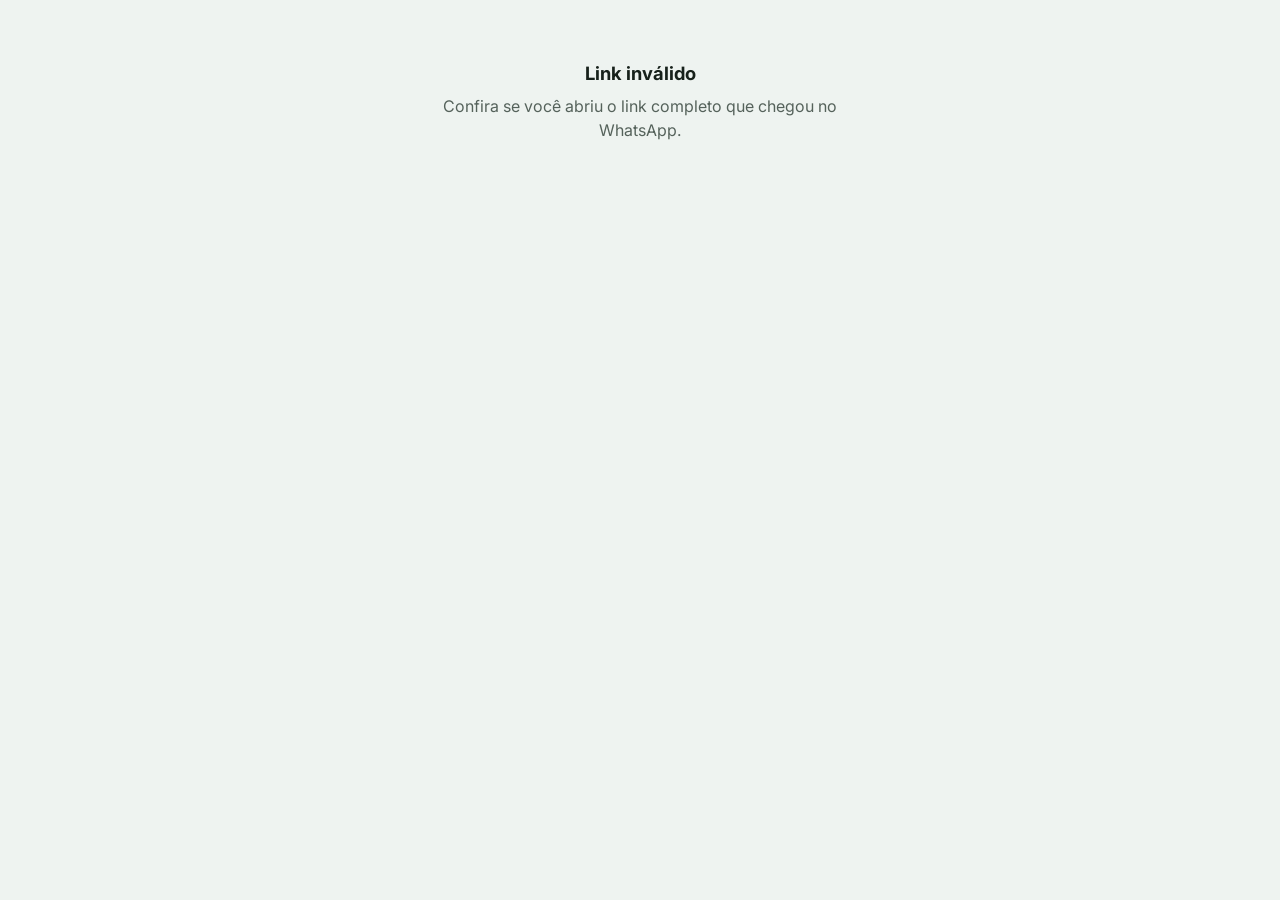
<file: crm-nutri-dudu/paciente.html>
<!DOCTYPE html>
<html lang="pt-BR">
<head>
<meta charset="UTF-8">
<meta name="viewport" content="width=device-width, initial-scale=1.0">
<meta name="robots" content="noindex, nofollow">
<meta name="referrer" content="no-referrer">
<meta name="theme-color" content="#f5f7f6">
<title>Meu acompanhamento</title>
<link rel="preconnect" href="https://fonts.googleapis.com">
<link href="https://fonts.googleapis.com/css2?family=Inter:wght@400;500;600;700;800&display=swap" rel="stylesheet">
<link rel="stylesheet" href="css/area-paciente.css?v=2">
<style>
  :root { --bg: #eef3f0; --text: #17211b; --text-muted: #55625b; }
  @media (prefers-color-scheme: dark) {
    :root { --bg: #0e1311; --surface: #161d19; --surface-2: #1f2823; --border: #2c3731; --text: #e3eae6; --text-muted: #a3b0a8;
      --primary: #22c55e; --primary-soft: #14301f; --sobre-primaria: #06210f; }
  }
  * { box-sizing: border-box; }
  body { margin: 0; min-height: 100vh; background: var(--bg); color: var(--text); font-family: Inter, -apple-system, 'Segoe UI', Roboto, Arial, sans-serif; line-height: 1.5; }
  main { padding: 20px 16px 40px; }
  .aviso { max-width: 460px; margin: 40px auto; text-align: center; color: var(--text-muted); }
  .aviso strong { display: block; color: var(--text); font-size: 1.15rem; margin-bottom: 6px; }
  .small { font-size: 0.85rem; }
</style>
</head>
<body>
<main>
  <div id="area"><p class="aviso">Carregando…</p></div>
</main>
<script src="js/nuvem-config.js?v=2"></script>
<script src="js/checkin.js?v=7"></script>
<script src="js/area-paciente-tela.js?v=5"></script>
<script src="js/area-paciente-pagina.js?v=2"></script>
</body>
</html>
</file>
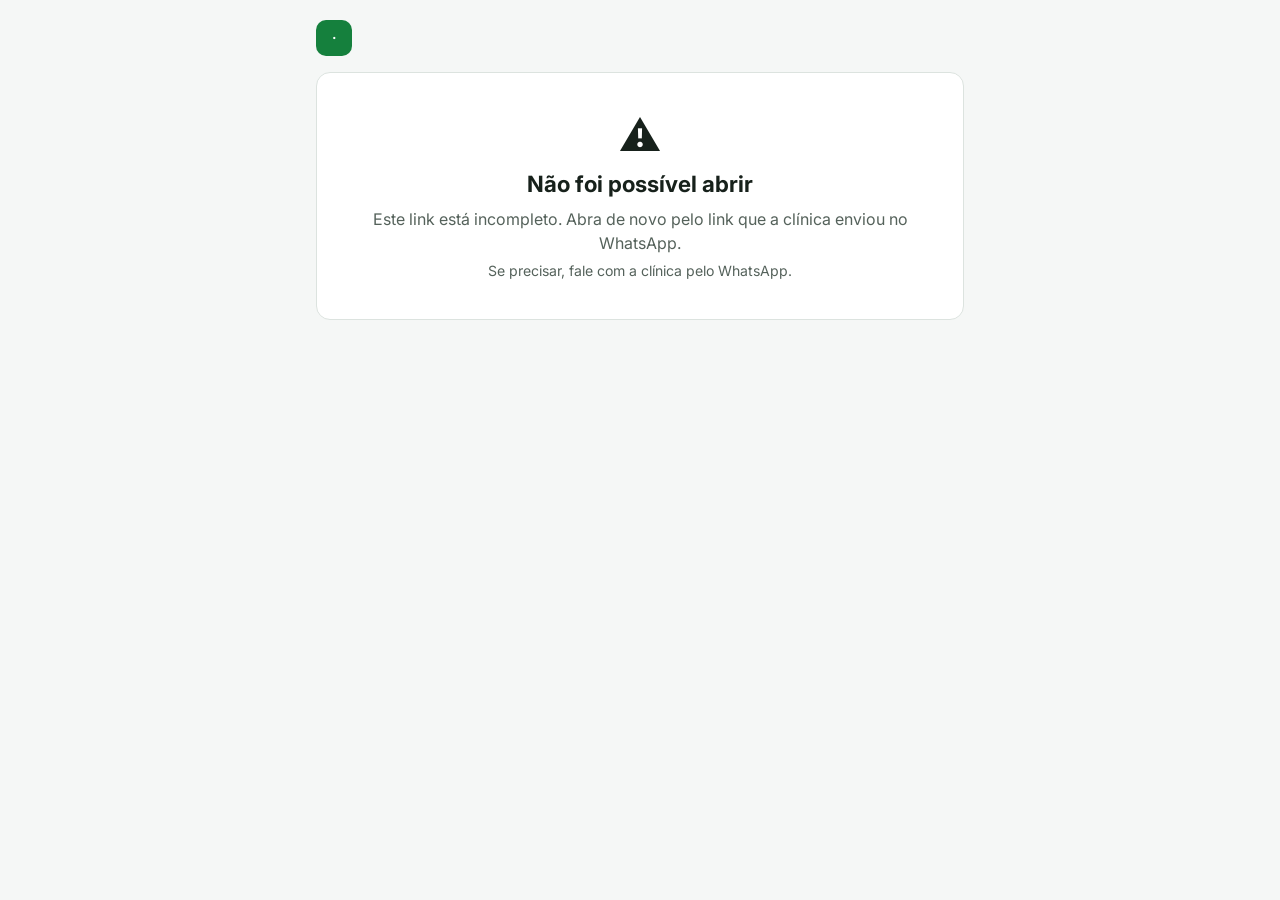
<file: crm-nutri-dudu/pre-anamnese.html>
<!DOCTYPE html>
<html lang="pt-BR">
<head>
<meta charset="UTF-8">
<meta name="viewport" content="width=device-width, initial-scale=1.0">
<meta name="robots" content="noindex, nofollow">
<meta name="referrer" content="no-referrer">
<title>Pré-anamnese</title>
<link rel="preconnect" href="https://fonts.googleapis.com">
<link href="https://fonts.googleapis.com/css2?family=Inter:wght@400;500;600;700&display=swap" rel="stylesheet">
<style>
  :root {
    --bg: #f5f7f6; --surface: #ffffff; --surface-2: #eef2f0; --border: #dce3df; --text: #17211b; --muted: #55625b;
    --primary: #15803d; --primary-hover: #166534; --primary-soft: #dcfce7; --on-primary: #ffffff;
    --danger: #b91c1c; --danger-soft: #fee2e2; --info-soft: #e0ecff; --radius: 14px;
  }
  @media (prefers-color-scheme: dark) {
    :root {
      --bg: #0e1311; --surface: #161d19; --surface-2: #1f2823; --border: #2c3731; --text: #e3eae6; --muted: #a3b0a8;
      --primary: #22c55e; --primary-hover: #4ade80; --primary-soft: #14301f; --on-primary: #06210f;
      --danger: #f87171; --danger-soft: #3b1515; --info-soft: #172338;
    }
  }
  * { box-sizing: border-box; }
  body { margin: 0; background: var(--bg); color: var(--text); font-family: Inter, -apple-system, 'Segoe UI', Roboto, Arial, sans-serif; line-height: 1.5; }
  main { max-width: 680px; margin: 0 auto; padding: 1.25rem 1rem 4rem; }
  .marca { display: flex; align-items: center; gap: 0.6rem; margin-bottom: 1rem; font-weight: 700; }
  .marca span { display: grid; place-items: center; width: 36px; height: 36px; border-radius: 10px; background: var(--primary); color: var(--on-primary); font-size: 0.85rem; }
  .card { background: var(--surface); border: 1px solid var(--border); border-radius: var(--radius); padding: 1.1rem; margin-bottom: 1rem; }
  h1 { font-size: 1.4rem; margin: 0 0 0.35rem; }
  h2 { font-size: 1.05rem; margin: 0 0 0.25rem; }
  p { margin: 0.35rem 0; }
  .muted { color: var(--muted); }
  .small { font-size: 0.88rem; }
  label { display: block; font-weight: 600; margin: 0.75rem 0 0.25rem; }
  textarea, input[type="text"], select {
    width: 100%; padding: 0.65rem 0.75rem; border: 1px solid var(--border); border-radius: 10px;
    background: var(--surface); color: var(--text); font: inherit; font-size: 16px;
  }
  textarea { min-height: 96px; resize: vertical; }
  textarea:focus, input:focus, select:focus { outline: 2px solid var(--primary); outline-offset: 1px; }
  .linha { display: grid; grid-template-columns: 2fr 1fr 1fr auto; gap: 0.4rem; margin-top: 0.4rem; align-items: center; }
  .linha.med { grid-template-columns: 2fr 1fr 1fr auto; }
  .remover { border: 0; background: none; color: var(--muted); font-size: 1.4rem; cursor: pointer; padding: 0 0.4rem; }
  .btn { display: inline-flex; align-items: center; justify-content: center; gap: 0.4rem; padding: 0.7rem 1.1rem; border-radius: 10px; border: 1px solid var(--border); background: var(--surface); color: var(--text); font: inherit; font-weight: 600; cursor: pointer; }
  .btn-primario { background: var(--primary); border-color: var(--primary); color: var(--on-primary); width: 100%; font-size: 1.05rem; padding: 0.9rem; }
  .btn-primario:disabled { opacity: 0.6; cursor: wait; }
  .btn-link { border: 0; background: none; color: var(--primary); font: inherit; font-weight: 600; padding: 0.4rem 0; cursor: pointer; }
  .consentimento { display: flex; gap: 0.6rem; align-items: flex-start; font-weight: 500; margin: 0; }
  .consentimento input { width: 22px; height: 22px; margin-top: 0.1rem; flex: none; accent-color: var(--primary); }
  .erro { background: var(--danger-soft); color: var(--danger); border-radius: 10px; padding: 0.65rem 0.8rem; margin: 0.75rem 0 0; }
  .aviso { background: var(--info-soft); border-radius: 10px; padding: 0.65rem 0.8rem; }
  .centro { text-align: center; padding: 2rem 1.1rem; }
  .icone-grande { font-size: 2.6rem; }
  a { color: var(--primary); }
  [hidden] { display: none !important; }
  @media (max-width: 520px) {
    .linha, .linha.med { grid-template-columns: 1fr 1fr auto; }
    .linha > :first-child { grid-column: 1 / -1; }
  }
</style>
</head>
<body>
<main>
  <div class="marca"><span data-iniciais>·</span><div data-clinica></div></div>

  <section class="card centro" data-tela="carregando"><p class="muted">Carregando o formulário…</p></section>

  <section class="card centro" data-tela="erro" hidden>
    <div class="icone-grande" aria-hidden="true">⚠️</div>
    <h1>Não foi possível abrir</h1>
    <p data-erro-texto class="muted">Este link não é válido.</p>
    <p class="small muted">Se precisar, fale com a clínica pelo WhatsApp.</p>
  </section>

  <section class="card centro" data-tela="pronto" hidden>
    <div class="icone-grande" aria-hidden="true">✅</div>
    <h1>Obrigado!</h1>
    <p>Suas respostas foram enviadas para a nutricionista. Ela vai conferir tudo com você na consulta.</p>
    <p class="small muted">Já pode fechar esta página.</p>
  </section>

  <form data-tela="formulario" novalidate hidden>
    <section class="card">
      <h1>Olá, <span data-nome></span>!</h1>
      <p>Esta é a sua <strong>pré-anamnese</strong> para a consulta de <strong data-consulta></strong><span data-profissional></span>.</p>
      <p class="muted small">Leva uns 5 minutos. Responda do seu jeito — não precisa ser perfeito. <strong>Suas respostas são vistas só pela nutricionista</strong> e não passam pelo WhatsApp.</p>
    </section>

    <section class="card">
      <h2>1. Seu objetivo</h2>
      <label for="queixa">O que você quer alcançar com o acompanhamento? <span aria-hidden="true">*</span></label>
      <textarea id="queixa" name="queixa" maxlength="3000" required placeholder="Ex.: perder 5 kg, ganhar massa muscular, controlar o colesterol, melhorar a disposição…"></textarea>
      <p class="small muted">Se quiser, conte também o que já tentou antes.</p>
    </section>

    <section class="card">
      <h2>2. Sua saúde</h2>
      <label for="historicoSaude">Doenças, cirurgias, histórico na família, gestação, ciclo menstrual</label>
      <textarea id="historicoSaude" name="historicoSaude" maxlength="3000" placeholder="Ex.: hipotireoidismo; cirurgia de vesícula em 2020; mãe com diabetes"></textarea>

      <label>Alergias e intolerâncias</label>
      <div data-lista="alergias"></div>
      <button type="button" class="btn-link" data-adicionar="alergias">+ adicionar alergia ou intolerância</button>

      <label>Medicamentos e suplementos que usa</label>
      <div data-lista="medicamentos"></div>
      <button type="button" class="btn-link" data-adicionar="medicamentos">+ adicionar medicamento ou suplemento</button>
    </section>

    <section class="card">
      <h2>3. Seus hábitos</h2>
      <label for="habitosVida">Rotina e estilo de vida</label>
      <textarea id="habitosVida" name="habitosVida" maxlength="3000" placeholder="Sono (horas por noite), atividade física, quanto de água bebe, álcool, cigarro, intestino, estresse…"></textarea>
      <label for="habitosAlimentares">Como você se alimenta</label>
      <textarea id="habitosAlimentares" name="habitosAlimentares" maxlength="3000" placeholder="Horários das refeições, o que costuma comer, preferências, o que não gosta, quem cozinha, se come fora…"></textarea>
    </section>

    <section class="card">
      <label class="consentimento">
        <input type="checkbox" name="consentimento" required>
        <span>Autorizo <strong data-clinica>o consultório</strong> a usar estas informações de saúde <strong>somente para o meu atendimento nutricional</strong>, conforme a Lei Geral de Proteção de Dados (LGPD). Sei que posso pedir para corrigir ou apagar meus dados.</span>
      </label>
      <p class="small"><a href="privacidade.html" target="_blank" rel="noopener">Ler a política de privacidade</a></p>
      <p class="erro" data-erro-form role="alert" hidden></p>
      <p style="margin-top:1rem"><button type="submit" class="btn btn-primario">Enviar para a nutricionista</button></p>
    </section>
  </form>
</main>

<script src="js/nuvem-config.js"></script>
<script src="js/pre-anamnese.js?v=2"></script>
</body>
</html>
</file>
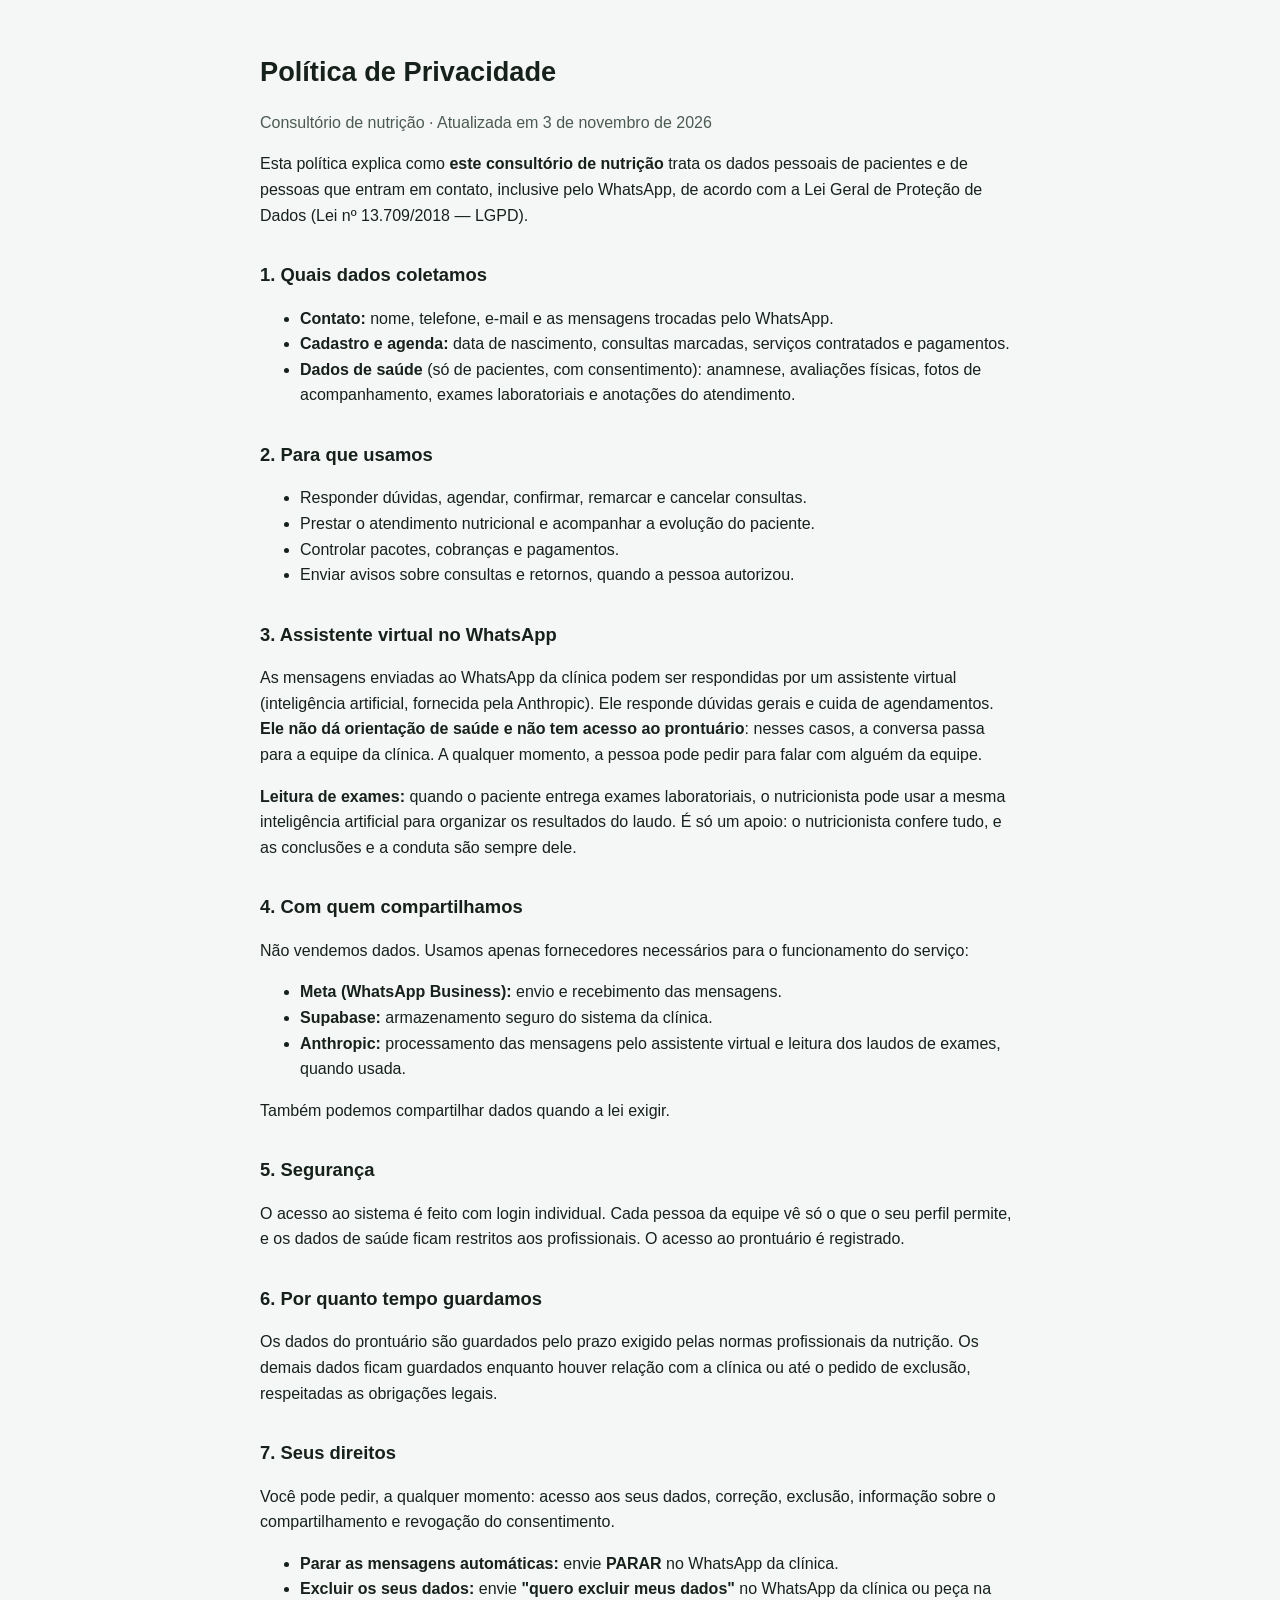
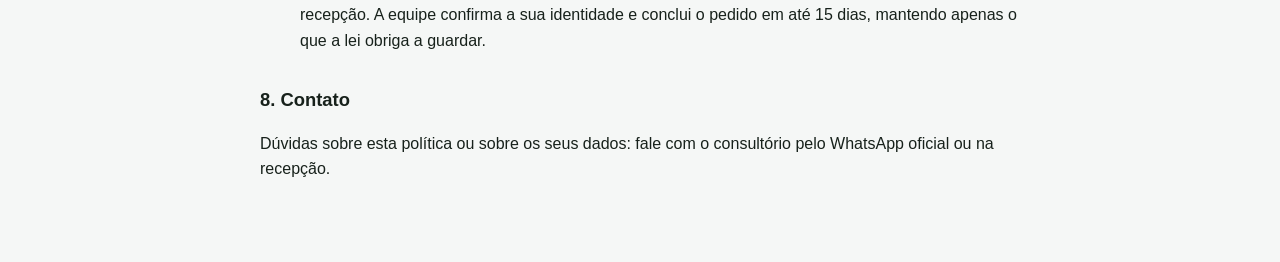
<file: crm-nutri-dudu/privacidade.html>
<!DOCTYPE html>
<html lang="pt-BR">
<head>
<meta charset="UTF-8">
<meta name="viewport" content="width=device-width, initial-scale=1.0">
<title>Política de Privacidade</title>
<style>
  :root { --bg: #f5f7f6; --texto: #17211b; --suave: #4b5a52; --link: #15803d; }
  @media (prefers-color-scheme: dark) { :root { --bg: #0e1311; --texto: #e3eae6; --suave: #a9b6ae; --link: #4ade80; } }
  body { margin: 0; background: var(--bg); color: var(--texto); font-family: -apple-system, 'Segoe UI', Roboto, Arial, sans-serif; line-height: 1.6; }
  main { max-width: 760px; margin: 0 auto; padding: 2rem 1rem 4rem; }
  h1 { font-size: 1.7rem; margin-bottom: 0.25rem; }
  h2 { font-size: 1.15rem; margin-top: 2rem; }
  p, li { color: var(--texto); }
  .suave { color: var(--suave); }
  a { color: var(--link); }
</style>
</head>
<body>
<main>
  <h1>Política de Privacidade</h1>
  <p class="suave"><span data-clinica>Consultório de nutrição</span> · Atualizada em 3 de novembro de 2026</p>

  <p>Esta política explica como <strong data-clinica>este consultório de nutrição</strong> trata os dados pessoais de pacientes e de pessoas que entram em contato, inclusive pelo WhatsApp, de acordo com a Lei Geral de Proteção de Dados (Lei nº 13.709/2018 — LGPD).</p>

  <h2>1. Quais dados coletamos</h2>
  <ul>
    <li><strong>Contato:</strong> nome, telefone, e-mail e as mensagens trocadas pelo WhatsApp.</li>
    <li><strong>Cadastro e agenda:</strong> data de nascimento, consultas marcadas, serviços contratados e pagamentos.</li>
    <li><strong>Dados de saúde</strong> (só de pacientes, com consentimento): anamnese, avaliações físicas, fotos de acompanhamento, exames laboratoriais e anotações do atendimento.</li>
  </ul>

  <h2>2. Para que usamos</h2>
  <ul>
    <li>Responder dúvidas, agendar, confirmar, remarcar e cancelar consultas.</li>
    <li>Prestar o atendimento nutricional e acompanhar a evolução do paciente.</li>
    <li>Controlar pacotes, cobranças e pagamentos.</li>
    <li>Enviar avisos sobre consultas e retornos, quando a pessoa autorizou.</li>
  </ul>

  <h2>3. Assistente virtual no WhatsApp</h2>
  <p>As mensagens enviadas ao WhatsApp da clínica podem ser respondidas por um assistente virtual (inteligência artificial, fornecida pela Anthropic). Ele responde dúvidas gerais e cuida de agendamentos. <strong>Ele não dá orientação de saúde e não tem acesso ao prontuário</strong>: nesses casos, a conversa passa para a equipe da clínica. A qualquer momento, a pessoa pode pedir para falar com alguém da equipe.</p>
  <p><strong>Leitura de exames:</strong> quando o paciente entrega exames laboratoriais, o nutricionista pode usar a mesma inteligência artificial para organizar os resultados do laudo. É só um apoio: o nutricionista confere tudo, e as conclusões e a conduta são sempre dele.</p>

  <h2>4. Com quem compartilhamos</h2>
  <p>Não vendemos dados. Usamos apenas fornecedores necessários para o funcionamento do serviço:</p>
  <ul>
    <li><strong>Meta (WhatsApp Business):</strong> envio e recebimento das mensagens.</li>
    <li><strong>Supabase:</strong> armazenamento seguro do sistema da clínica.</li>
    <li><strong>Anthropic:</strong> processamento das mensagens pelo assistente virtual e leitura dos laudos de exames, quando usada.</li>
  </ul>
  <p>Também podemos compartilhar dados quando a lei exigir.</p>

  <h2>5. Segurança</h2>
  <p>O acesso ao sistema é feito com login individual. Cada pessoa da equipe vê só o que o seu perfil permite, e os dados de saúde ficam restritos aos profissionais. O acesso ao prontuário é registrado.</p>

  <h2>6. Por quanto tempo guardamos</h2>
  <p>Os dados do prontuário são guardados pelo prazo exigido pelas normas profissionais da nutrição. Os demais dados ficam guardados enquanto houver relação com a clínica ou até o pedido de exclusão, respeitadas as obrigações legais.</p>

  <h2>7. Seus direitos</h2>
  <p>Você pode pedir, a qualquer momento: acesso aos seus dados, correção, exclusão, informação sobre o compartilhamento e revogação do consentimento.</p>
  <ul>
    <li><strong>Parar as mensagens automáticas:</strong> envie <strong>PARAR</strong> no WhatsApp da clínica.</li>
    <li><strong>Excluir os seus dados:</strong> envie <strong>"quero excluir meus dados"</strong> no WhatsApp da clínica ou peça na recepção. A equipe confirma a sua identidade e conclui o pedido em até 15 dias, mantendo apenas o que a lei obriga a guardar.</li>
  </ul>

  <h2>8. Contato</h2>
  <p>Dúvidas sobre esta política ou sobre os seus dados: fale com <span data-clinica>o consultório</span> pelo WhatsApp oficial ou na recepção.</p>
</main>
<script src="js/nuvem-config.js"></script>
<script>
  // Mostra o nome do consultório cadastrado no sistema (Configurações › Regras gerais).
  (function () {
    var cfg = (window.NutriDudu && window.NutriDudu.NUVEM) || {};
    if (!cfg.url) return;
    var base = cfg.url.replace(/[/]+$/, '');
    fetch(base + '/functions/v1/whatsapp-automacoes?site=nome', { cache: 'no-store' })
      .then(function (r) { return r.json(); })
      .then(function (d) {
        if (!d || !d.clinica) return;
        document.querySelectorAll('[data-clinica]').forEach(function (el) { el.textContent = d.clinica; });
        document.title = 'Política de Privacidade · ' + d.clinica;
      })
      .catch(function () { /* sem conexão: fica o texto genérico */ });
  })();
</script>
</body>
</html>
</file>
<file: crm-nutri-dudu/css/style.css>
/* CRM Nutri Dudu — estilos base.
   Todas as cores ficam nestas variáveis: trocar a identidade visual é só editá-las. */
:root {
  --verde-600: #16a34a;
  --verde-700: #15803d;
  --verde-50: #f0fdf4;
  --verde-100: #dcfce7;

  --bg: #f5f7f6;
  --surface: #ffffff;
  --surface-2: #f8faf9;
  --border: #e3e8e5;
  --text: #17211b;
  --text-muted: #5f6f66;

  --primary: var(--verde-600);
  --primary-hover: var(--verde-700);
  --primary-soft: var(--verde-50);

  --grafico: var(--verde-600);
  --grafico-suave: #86d6a2;
  --grafico-apagado: #c3c9c5;
  --eixo: #c9d0cc;

  --info: #2563eb;
  --info-soft: #eff6ff;
  --sucesso: #15803d;
  --sucesso-soft: #dcfce7;
  --alerta: #b45309;
  --alerta-soft: #fef3c7;
  --perigo: #b91c1c;
  --perigo-soft: #fee2e2;

  --sobre-primaria: #ffffff;   /* texto sobre botões e abas verdes */
  --perigo-hover: #991b1b;
  --topbar-bg: rgba(245, 247, 246, 0.92);
  --toast-bg: #17211b;
  --toast-info-bg: #1f2a24;
  --toast-texto: #ffffff;
  --sombra-forte: rgba(16, 24, 20, 0.25);
  --fundo-modal: rgba(16, 24, 20, 0.45);
  --hachura-fechado: #eef1ef;
  --hachura-legenda: #e9edeb;
  --bloqueio-1: #fdf0dc;
  --bloqueio-2: #fbe2bc;
  --bloqueio-leg-1: #fde7c7;
  --bloqueio-leg-2: #fbd9a8;
  --evento-privado: #eceeed;
  --evento-privado-borda: #b9c0bc;
  color-scheme: light;

  --radius: 14px;
  --radius-sm: 8px;
  --shadow: 0 1px 2px rgba(16, 24, 20, 0.05), 0 4px 16px rgba(16, 24, 20, 0.05);
  --sidebar-w: 236px;

  font-size: 16px;
}

/* Modo escuro: os mesmos papéis, com tons próprios (não é uma simples inversão).
   "Automático" segue o sistema; a escolha manual fica em data-tema no <html>. */
:root[data-tema="escuro"] {
  --bg: #0e1311;
  --surface: #161c19;
  --surface-2: #1b2320;
  --border: #2a3530;
  --text: #e3eae6;
  --text-muted: #9caba3;

  --primary: #16a34a;
  --primary-hover: #4ade80;
  --primary-soft: #12291c;
  --verde-100: #173a25;

  --grafico: #16a34a;
  --grafico-suave: #1f5c37;
  --grafico-apagado: #46514b;
  --eixo: #3a4640;

  --info: #7cb0ff;
  --info-soft: #172338;
  --sucesso: #4ade80;
  --sucesso-soft: #143222;
  --alerta: #fbbf24;
  --alerta-soft: #33280e;
  --perigo: #f87171;
  --perigo-soft: #3a1717;

  --sobre-primaria: #ffffff;
  --perigo-hover: #ef4444;
  --topbar-bg: rgba(14, 19, 17, 0.9);
  --toast-bg: #e3eae6;
  --toast-info-bg: #cfd8d3;
  --toast-texto: #0e1311;
  --sombra-forte: rgba(0, 0, 0, 0.55);
  --fundo-modal: rgba(0, 0, 0, 0.6);
  --hachura-fechado: #1f2824;
  --hachura-legenda: #26302b;
  --bloqueio-1: #2a2213;
  --bloqueio-2: #3a2e15;
  --bloqueio-leg-1: #2f2615;
  --bloqueio-leg-2: #44361a;
  --evento-privado: #222a26;
  --evento-privado-borda: #4b5751;
  --shadow: 0 1px 2px rgba(0, 0, 0, 0.4), 0 4px 16px rgba(0, 0, 0, 0.25);
  color-scheme: dark;
}
@media (prefers-color-scheme: dark) {
  :root:not([data-tema="claro"]) {
  --bg: #0e1311;
  --surface: #161c19;
  --surface-2: #1b2320;
  --border: #2a3530;
  --text: #e3eae6;
  --text-muted: #9caba3;

  --primary: #16a34a;
  --primary-hover: #4ade80;
  --primary-soft: #12291c;
  --verde-100: #173a25;

  --grafico: #16a34a;
  --grafico-suave: #1f5c37;
  --grafico-apagado: #46514b;
  --eixo: #3a4640;

  --info: #7cb0ff;
  --info-soft: #172338;
  --sucesso: #4ade80;
  --sucesso-soft: #143222;
  --alerta: #fbbf24;
  --alerta-soft: #33280e;
  --perigo: #f87171;
  --perigo-soft: #3a1717;

  --sobre-primaria: #ffffff;
  --perigo-hover: #ef4444;
  --topbar-bg: rgba(14, 19, 17, 0.9);
  --toast-bg: #e3eae6;
  --toast-info-bg: #cfd8d3;
  --toast-texto: #0e1311;
  --sombra-forte: rgba(0, 0, 0, 0.55);
  --fundo-modal: rgba(0, 0, 0, 0.6);
  --hachura-fechado: #1f2824;
  --hachura-legenda: #26302b;
  --bloqueio-1: #2a2213;
  --bloqueio-2: #3a2e15;
  --bloqueio-leg-1: #2f2615;
  --bloqueio-leg-2: #44361a;
  --evento-privado: #222a26;
  --evento-privado-borda: #4b5751;
  --shadow: 0 1px 2px rgba(0, 0, 0, 0.4), 0 4px 16px rgba(0, 0, 0, 0.25);
  color-scheme: dark;
  }
}

* { box-sizing: border-box; }

/* Garante que o atributo hidden sempre esconda, mesmo com display definido. */
[hidden] { display: none !important; }

body {
  margin: 0;
  font-family: 'Inter', -apple-system, 'Segoe UI', Roboto, Helvetica, Arial, sans-serif;
  background: var(--bg);
  color: var(--text);
  line-height: 1.5;
  -webkit-font-smoothing: antialiased;
}

a { color: var(--primary); text-decoration: none; }
a:hover { text-decoration: underline; }

h1, h2, h3 { line-height: 1.25; margin: 0; }
h1 { font-size: 1.5rem; font-weight: 700; }

.muted { color: var(--text-muted); }
.small { font-size: 0.82rem; }

:focus-visible {
  outline: 2px solid var(--primary);
  outline-offset: 2px;
}

/* ---------- Estrutura ---------- */
.app {
  display: grid;
  grid-template-columns: var(--sidebar-w) 1fr;
  min-height: 100vh;
}

.sidebar {
  position: sticky;
  top: 0;
  height: 100vh;
  display: flex;
  flex-direction: column;
  gap: 1.5rem;
  padding: 1.25rem 1rem;
  background: var(--surface);
  border-right: 1px solid var(--border);
}

.brand {
  display: flex;
  align-items: center;
  gap: 0.6rem;
  padding: 0 0.5rem;
  color: var(--text);
  font-weight: 700;
  font-size: 1.1rem;
}
.brand:hover { text-decoration: none; }

.brand-logo {
  display: grid;
  place-items: center;
  width: 36px;
  height: 36px;
  border-radius: 10px;
  background: var(--primary);
  color: var(--sobre-primaria);
  font-size: 0.9rem;
  letter-spacing: 0.02em;
}

.nav {
  display: flex;
  flex-direction: column;
  gap: 2px;
}

.nav-link {
  display: flex;
  align-items: center;
  gap: 0.7rem;
  padding: 0.6rem 0.75rem;
  border-radius: var(--radius-sm);
  color: var(--text-muted);
  font-weight: 500;
}
.nav-link:hover { background: var(--surface-2); color: var(--text); text-decoration: none; }
.nav-link.ativo { background: var(--primary-soft); color: var(--primary-hover); }
.rotulo-curto { display: none; }

.nav-link svg,
.search svg {
  width: 20px;
  height: 20px;
  flex-shrink: 0;
  fill: none;
  stroke: currentColor;
  stroke-width: 1.8;
  stroke-linecap: round;
  stroke-linejoin: round;
}

.sidebar-footer {
  margin-top: auto;
  padding: 0 0.5rem;
}
.sidebar-footer p { margin: 0.35rem 0 0; }

.main {
  min-width: 0;
  display: flex;
  flex-direction: column;
}

.topbar {
  position: sticky;
  top: 0;
  z-index: 20;
  display: flex;
  align-items: center;
  gap: 1rem;
  padding: 0.75rem 2rem;
  background: var(--topbar-bg);
  backdrop-filter: blur(8px);
  border-bottom: 1px solid var(--border);
}

.topbar-actions {
  display: flex;
  align-items: center;
  gap: 0.75rem;
  margin-left: auto;
}

.view {
  width: 100%;
  max-width: 1200px;
  padding: 1.75rem 2rem 3rem;
  display: flex;
  flex-direction: column;
  gap: 1.25rem;
}
.view:focus { outline: none; }

/* ---------- Busca ---------- */
.search {
  position: relative;
  flex: 1;
  max-width: 460px;
  display: flex;
  align-items: center;
  gap: 0.5rem;
  padding: 0 0.85rem;
  background: var(--surface);
  border: 1px solid var(--border);
  border-radius: 999px;
  color: var(--text-muted);
}
.search:focus-within { border-color: var(--primary); }
.search input {
  flex: 1;
  min-width: 0;
  border: 0;
  outline: 0;
  padding: 0.6rem 0;
  background: transparent;
  font: inherit;
  color: var(--text);
}

.search-results {
  position: absolute;
  top: calc(100% + 6px);
  left: 0;
  right: 0;
  padding: 0.35rem;
  background: var(--surface);
  border: 1px solid var(--border);
  border-radius: var(--radius-sm);
  box-shadow: var(--shadow);
}
.search-item {
  display: flex;
  flex-direction: column;
  padding: 0.5rem 0.65rem;
  border-radius: 6px;
  color: var(--text);
}
.search-item:hover { background: var(--surface-2); text-decoration: none; }
.search-vazio { margin: 0; padding: 0.5rem 0.65rem; }

/* ---------- Controles ---------- */
.btn {
  display: inline-flex;
  align-items: center;
  justify-content: center;
  gap: 0.4rem;
  padding: 0.55rem 1rem;
  border: 1px solid var(--border);
  border-radius: var(--radius-sm);
  background: var(--surface);
  color: var(--text);
  font: inherit;
  font-weight: 600;
  cursor: pointer;
}
.btn:hover { background: var(--surface-2); text-decoration: none; }
.btn-primary { background: var(--primary); border-color: var(--primary); color: var(--sobre-primaria); }
.btn-primary:hover { background: var(--primary-hover); }

.btn-link {
  padding: 0;
  border: 0;
  background: none;
  color: var(--primary);
  font: inherit;
  font-size: 0.85rem;
  font-weight: 500;
  cursor: pointer;
}
.btn-link:hover { text-decoration: underline; }

.perfil-select {
  display: flex;
  align-items: center;
  gap: 0.4rem;
}
.perfil-select select {
  padding: 0.45rem 0.6rem;
  border: 1px solid var(--border);
  border-radius: var(--radius-sm);
  background: var(--surface);
  font: inherit;
  font-size: 0.9rem;
  color: var(--text);
}

.new-menu { position: relative; }
.dropdown {
  position: absolute;
  right: 0;
  top: calc(100% + 6px);
  min-width: 170px;
  padding: 0.35rem;
  display: flex;
  flex-direction: column;
  background: var(--surface);
  border: 1px solid var(--border);
  border-radius: var(--radius-sm);
  box-shadow: var(--shadow);
}
.dropdown[hidden] { display: none; }
.dropdown button {
  padding: 0.5rem 0.7rem;
  border: 0;
  border-radius: 6px;
  background: none;
  text-align: left;
  font: inherit;
  color: var(--text);
  cursor: pointer;
}
.dropdown button:hover { background: var(--surface-2); }

/* ---------- Componentes ---------- */
.page-header {
  display: flex;
  align-items: flex-end;
  justify-content: space-between;
  gap: 1rem;
  flex-wrap: wrap;
}
.page-header p { margin: 0.25rem 0 0; }

.card {
  background: var(--surface);
  border: 1px solid var(--border);
  border-radius: var(--radius);
  box-shadow: var(--shadow);
  padding: 1.25rem;
}
.card-title { font-size: 1rem; font-weight: 600; margin-bottom: 0.75rem; }
.subtitulo { font-size: 0.85rem; font-weight: 600; color: var(--text-muted); margin: 1rem 0 0.4rem; }

.kpi-grid {
  display: grid;
  grid-template-columns: repeat(auto-fit, minmax(190px, 1fr));
  gap: 1rem;
}
.kpi { display: flex; flex-direction: column; gap: 0.2rem; }
.kpi-label { font-size: 0.85rem; color: var(--text-muted); }
.kpi-value { font-size: 1.5rem; font-weight: 700; font-variant-numeric: tabular-nums; }
.kpi-detail { font-size: 0.8rem; color: var(--text-muted); }

.badge {
  display: inline-flex;
  align-items: center;
  padding: 0.15rem 0.55rem;
  border-radius: 999px;
  font-size: 0.75rem;
  font-weight: 600;
  white-space: nowrap;
  background: var(--surface-2);
  color: var(--text-muted);
  border: 1px solid var(--border);
}
.badge-info { background: var(--info-soft); color: var(--info); border-color: transparent; }
.badge-sucesso { background: var(--sucesso-soft); color: var(--sucesso); border-color: transparent; }
.badge-alerta { background: var(--alerta-soft); color: var(--alerta); border-color: transparent; }
.badge-perigo { background: var(--perigo-soft); color: var(--perigo); border-color: transparent; }
.badge-etiqueta { background: var(--surface); color: var(--primary-hover); border-color: var(--verde-100); }
.badge-etiqueta::before { content: '#'; opacity: 0.6; margin-right: 1px; }

.avatar {
  display: grid;
  place-items: center;
  width: 40px;
  height: 40px;
  flex-shrink: 0;
  border-radius: 50%;
  background: var(--primary-soft);
  color: var(--primary-hover);
  font-weight: 700;
  font-size: 0.85rem;
}

.ponto {
  display: inline-block;
  width: 10px;
  height: 10px;
  flex-shrink: 0;
  border-radius: 50%;
}
.ponto.grande { width: 16px; height: 16px; }

.em-breve {
  padding: 0.85rem 1.25rem;
  background: var(--surface-2);
  box-shadow: none;
  border-style: dashed;
}
.em-breve summary {
  display: flex;
  align-items: center;
  gap: 0.6rem;
  cursor: pointer;
  font-size: 0.9rem;
  color: var(--text-muted);
}
.em-breve ul { margin: 0.75rem 0 0; padding-left: 1.25rem; font-size: 0.9rem; }

.alerta {
  padding: 0.75rem 1rem;
  border-radius: var(--radius-sm);
  font-size: 0.92rem;
}
.alerta-perigo { background: var(--perigo-soft); color: var(--perigo); }
.alerta-com-acoes { display: flex; align-items: center; justify-content: space-between; gap: 0.5rem 1rem; flex-wrap: wrap; }
.aviso-dispensado { margin: 0; }
.link-botao { padding: 0; border: 0; background: none; color: var(--primary); font: inherit; font-weight: 600; cursor: pointer; }
.link-botao:hover { text-decoration: underline; }

.vazio { margin: 0; }

/* Listas */
.lista { padding: 0.35rem; }
.lista-item {
  display: flex;
  align-items: center;
  gap: 0.85rem;
  padding: 0.7rem 0.85rem;
  border-radius: var(--radius-sm);
  color: var(--text);
}
.lista-item:hover { background: var(--surface-2); text-decoration: none; }
.lista-item-info { flex: 1; min-width: 0; display: flex; flex-direction: column; }
.texto-cortado { overflow: hidden; text-overflow: ellipsis; white-space: nowrap; }

.lista-simples { list-style: none; margin: 0; padding: 0; }
.lista-simples li {
  display: flex;
  align-items: center;
  gap: 0.75rem;
  padding: 0.55rem 0;
  border-top: 1px solid var(--border);
}
.lista-simples li:first-child { border-top: 0; }
.lista-simples .hora {
  min-width: 3.2rem;
  font-variant-numeric: tabular-nums;
  font-weight: 600;
}
.lista-simples .bloqueio { color: var(--text-muted); font-style: italic; }
.agenda-info { flex: 1; min-width: 0; display: flex; flex-direction: column; }

.tabela-simples { border-collapse: collapse; width: 100%; font-size: 0.92rem; }
.tabela-simples th,
.tabela-simples td { padding: 0.4rem 0; border-top: 1px solid var(--border); text-align: left; }
.tabela-simples tr:first-child th,
.tabela-simples tr:first-child td { border-top: 0; }
.tabela-simples th { width: 40%; font-weight: 500; color: var(--text-muted); }

.prof-topo { display: flex; align-items: center; gap: 0.75rem; }
.sem-quebra { white-space: nowrap; }
.grid-largo .tabela-simples th { width: 6.5rem; }
.prof-topo .card-title { margin: 0; }
.prof-topo p { margin: 0; }

/* Abas */
.abas {
  display: inline-flex;
  gap: 0.25rem;
  padding: 0.25rem;
  background: var(--surface);
  border: 1px solid var(--border);
  border-radius: 999px;
  align-self: flex-start;
}
.aba {
  padding: 0.4rem 1rem;
  border-radius: 999px;
  color: var(--text-muted);
  font-weight: 600;
  font-size: 0.9rem;
}
.aba:hover { text-decoration: none; color: var(--text); }
.aba.ativa { background: var(--primary); color: var(--sobre-primaria); }

/* Kanban */
.kanban-topo { display: flex; align-items: center; justify-content: space-between; gap: 0.75rem; flex-wrap: wrap; margin-bottom: 0.9rem; }
.kanban-topo .abas { margin-bottom: 0; }
.aba-contagem { margin-left: 0.25rem; padding: 0 0.45rem; border-radius: 999px; background: var(--surface-2); color: var(--text-muted); font-size: 0.75rem; }
.aba.ativa .aba-contagem { background: color-mix(in srgb, var(--sobre-primaria) 25%, transparent); color: var(--sobre-primaria); }
.filtros-kanban { margin-bottom: 0.5rem; }
.filtros-kanban input[type="search"] { flex: 1 1 220px; }
.filtros-extra { display: contents; }
.kanban-ajuda { margin: 0 0 0.75rem; }
.kanban-board {
  display: grid;
  grid-auto-flow: column;
  grid-auto-columns: minmax(240px, 1fr);
  gap: 0.85rem;
  overflow-x: auto;
  padding-bottom: 0.5rem;
  align-items: start;
}
.kanban-col {
  display: flex;
  flex-direction: column;
  gap: 0.5rem;
  padding: 0.75rem;
  background: var(--surface-2);
  border: 1px solid var(--border);
  border-radius: var(--radius);
  min-height: 180px;
  transition: background 0.12s, border-color 0.12s;
}
.kanban-col.alvo { background: var(--primary-soft); border-color: var(--primary); border-style: dashed; }
.kanban-col-header {
  display: flex;
  justify-content: space-between;
  align-items: center;
  font-size: 0.85rem;
  font-weight: 600;
}
.kanban-col-header .count {
  min-width: 1.6rem;
  text-align: center;
  border-radius: 999px;
  background: var(--surface);
  border: 1px solid var(--border);
  font-size: 0.75rem;
  line-height: 1.5rem;
}
.kanban-soma { font-size: 0.78rem; color: var(--text-muted); margin-top: -0.3rem; }
.kanban-cards { display: flex; flex-direction: column; gap: 0.5rem; min-height: 40px; }
.kanban-vazio, .kanban-dica { margin: 0; font-size: 0.78rem; color: var(--text-muted); }
.kanban-vazio { padding: 0.75rem; border: 1px dashed var(--border); border-radius: var(--radius-sm); text-align: center; }
.kanban-card {
  display: flex;
  flex-direction: column;
  gap: 0.2rem;
  padding: 0.7rem 0.8rem;
  background: var(--surface);
  border: 1px solid var(--border);
  border-radius: var(--radius-sm);
  color: var(--text);
  cursor: pointer;
  user-select: none;
  -webkit-user-select: none;
  -webkit-touch-callout: none;
}
.kanban-card[data-arrastavel] { cursor: grab; }
.kanban-card:hover { border-color: var(--primary); }
.kanban-card:focus-visible { outline: 2px solid var(--primary); outline-offset: 2px; }
.kanban-card.arrastando { opacity: 0.35; }
.kanban-card-fechado { opacity: 0.6; background: transparent; }
.kanban-card-topo { display: flex; justify-content: space-between; align-items: flex-start; gap: 0.5rem; }
.kanban-card-topo strong { font-size: 0.92rem; }
.kanban-card-rodape { display: flex; flex-wrap: wrap; justify-content: space-between; align-items: center; gap: 0.15rem 0.5rem; margin-top: 0.15rem; }
.kanban-card-rodape .link-whatsapp { margin-left: auto; }
.kanban-card .barra-pacote.barra-mini { height: 6px; }
.link-whatsapp { font-weight: 600; }
.tempo-etapa { font-size: 0.75rem; white-space: nowrap; }
.tempo-ok { color: var(--text-muted); }
.tempo-alerta { color: var(--alerta); }
.tempo-perigo { color: var(--perigo); font-weight: 600; }
.kanban-fantasma {
  position: fixed;
  top: 0;
  left: 0;
  z-index: 1000;
  pointer-events: none;
  box-shadow: 0 12px 28px var(--sombra-forte);
  border-color: var(--primary);
  cursor: grabbing;
}
.com-arraste, .com-arraste * { cursor: grabbing !important; }
.lista-dados { display: grid; grid-template-columns: max-content 1fr; gap: 0.35rem 1rem; margin: 0.75rem 0; font-size: 0.9rem; }
.lista-dados div { display: contents; }
.lista-dados dt { color: var(--text-muted); }
.lista-dados dd { margin: 0; }
.painel-subtitulo { font-size: 0.85rem; margin: 1rem 0 0.35rem; }
.mover-para { margin-top: 1rem; }
.linha-mover { display: flex; gap: 0.5rem; }
.linha-mover select { flex: 1; }

/* Serviços */
.grid-cards {
  display: grid;
  grid-template-columns: repeat(auto-fill, minmax(250px, 1fr));
  gap: 1rem;
}
.servico { display: flex; flex-direction: column; gap: 0.35rem; }
.servico h2 { font-size: 1.05rem; }
.servico p { margin: 0; }
.servico.inativo { opacity: 0.6; }
.servico-topo { display: flex; gap: 0.4rem; }
.servico-valor { font-size: 1.25rem; font-weight: 700; color: var(--primary-hover); }

/* Ficha do cliente */
.ficha-identidade { display: flex; align-items: center; gap: 1rem; }
.ficha-identidade .avatar { width: 56px; height: 56px; font-size: 1.1rem; }
.ficha-identidade p { margin: 0.2rem 0 0; }
.ficha-tags { display: flex; flex-wrap: wrap; align-items: center; gap: 0.4rem; }

/* Dashboard */
.filtros {
  display: flex;
  flex-wrap: wrap;
  align-items: center;
  gap: 0.6rem 1rem;
}
.segmentos {
  display: flex;
  flex-wrap: wrap;
  gap: 0.25rem;
  padding: 0.25rem;
  background: var(--surface);
  border: 1px solid var(--border);
  border-radius: var(--radius-sm);
}
.segmento {
  padding: 0.35rem 0.75rem;
  border: 0;
  border-radius: 6px;
  background: none;
  font: inherit;
  font-size: 0.85rem;
  font-weight: 500;
  color: var(--text-muted);
  cursor: pointer;
}
.segmento:hover { background: var(--surface-2); color: var(--text); }
.segmento.ativo { background: var(--primary); color: var(--sobre-primaria); }
.datas { display: flex; gap: 0.5rem; font-size: 0.85rem; color: var(--text-muted); }
.datas input {
  margin-left: 0.25rem;
  padding: 0.3rem 0.4rem;
  border: 1px solid var(--border);
  border-radius: 6px;
  font: inherit;
  color: var(--text);
  background: var(--surface);
}

.dash-grid {
  display: grid;
  grid-template-columns: repeat(2, minmax(0, 1fr));
  gap: 1rem;
}
.dash-largo { grid-column: 1 / -1; }
.dashboard .kpi-grid { margin-bottom: 1.25rem; grid-template-columns: repeat(4, minmax(0, 1fr)); }
.dashboard .dash-grid { margin-bottom: 1.25rem; }
.titulo-secao { font-size: 0.8rem; text-transform: uppercase; letter-spacing: 0.06em; color: var(--text-muted); margin: 0.5rem 0 0.6rem; }
.grid-acoes { display: grid; grid-template-columns: repeat(2, minmax(0, 1fr)); gap: 1rem; margin-bottom: 1.25rem; }
.acao .secao-cabecalho { margin-bottom: 0.15rem; }
.contador { min-width: 1.7rem; padding: 0 0.45rem; border-radius: 999px; background: var(--surface-2); color: var(--text-muted); font-size: 0.8rem; font-weight: 600; text-align: center; line-height: 1.6rem; }
.contador.tem { background: var(--alerta-soft); color: var(--alerta); }
.lista-acao { list-style: none; margin: 0.5rem 0 0; padding: 0; }
.lista-acao li { display: flex; align-items: center; justify-content: space-between; gap: 0.4rem 0.75rem; padding: 0.6rem 0; border-top: 1px solid var(--border); flex-wrap: wrap; }
.lista-acao li:first-child { border-top: 0; }
.item-acao-texto { min-width: 0; flex: 1 1 220px; font-size: 0.92rem; }
.item-acao-texto .badge { margin-left: 0.25rem; }
.item-acao-botoes { display: flex; gap: 0.35rem; flex-wrap: wrap; }
.tudo-certo { margin: 0.6rem 0 0; color: var(--primary-hover); font-size: 0.9rem; }
.ver-todos { display: inline-block; margin-top: 0.5rem; font-weight: 600; }
.rolagem-x { overflow-x: auto; }
.dash-grid > *, .grid-acoes > * { min-width: 0; }
.colunas-muitas { min-width: 720px; }
.colunas-muitas .coluna-numero { font-size: 0.72rem; white-space: nowrap; }
.tabela-mini { width: 100%; border-collapse: collapse; margin-top: 0.9rem; font-size: 0.85rem; }
.tabela-mini th { text-align: left; font-weight: 600; color: var(--text-muted); font-size: 0.78rem; padding: 0.3rem 0.4rem; border-bottom: 1px solid var(--border); }
.tabela-mini td { padding: 0.35rem 0.4rem; border-bottom: 1px solid var(--border); }
.tabela-mini .num { text-align: right; font-variant-numeric: tabular-nums; }
.card-sub { margin: -0.6rem 0 0.9rem; }

/* Gráficos: uma cor só (verde da clínica); valores sempre escritos ao lado. */
.barras { list-style: none; margin: 0; padding: 0; display: flex; flex-direction: column; gap: 0.55rem; }
.barra {
  display: grid;
  grid-template-columns: minmax(7rem, 40%) 1fr 2.5rem;
  align-items: center;
  gap: 0.6rem;
  font-size: 0.88rem;
}
.barra-rotulo { overflow: hidden; text-overflow: ellipsis; white-space: nowrap; }
.barra-trilho { height: 12px; }
.barra-valor {
  display: block;
  height: 100%;
  min-width: 2px;
  border-radius: 0 4px 4px 0;
  background: var(--grafico);
}
.barra-numero { text-align: right; font-weight: 600; font-variant-numeric: tabular-nums; }
.barra.apagado { color: var(--text-muted); }
.barra.apagado .barra-valor { background: var(--grafico-apagado); }

.colunas {
  display: flex;
  align-items: stretch;
  gap: 0.5rem;
  height: 190px;
}
.coluna {
  flex: 1;
  display: flex;
  flex-direction: column;
  align-items: center;
  gap: 0.35rem;
  min-width: 0;
}
.coluna-numero { font-size: 0.85rem; font-weight: 600; font-variant-numeric: tabular-nums; }
.coluna-trilho {
  flex: 1;
  width: 100%;
  max-width: 44px;
  display: flex;
  align-items: flex-end;
  border-bottom: 1px solid var(--eixo);
}
.coluna-valor {
  display: block;
  width: 100%;
  min-height: 2px;
  border-radius: 4px 4px 0 0;
  background: var(--grafico-suave);
}
.coluna.destaque .coluna-valor { background: var(--grafico); }
.coluna-rotulo { font-size: 0.8rem; color: var(--text-muted); }
.coluna.destaque .coluna-rotulo { color: var(--text); font-weight: 600; }

/* Botões extras */
.btn-pequeno { padding: 0.35rem 0.75rem; font-size: 0.85rem; }
.btn-perigo { background: var(--perigo); border-color: var(--perigo); color: var(--sobre-primaria); }
.btn-perigo:hover { background: var(--perigo-hover); }
.btn-texto-perigo { color: var(--perigo); }
.btn:disabled { opacity: 0.6; cursor: wait; }
.btn-icone {
  width: 2rem;
  height: 2rem;
  flex-shrink: 0;
  border: 1px solid var(--border);
  border-radius: 6px;
  background: var(--surface);
  color: var(--text-muted);
  font-size: 1.1rem;
  line-height: 1;
  cursor: pointer;
}
.btn-icone:hover { color: var(--perigo); border-color: var(--perigo); }

/* Login (nuvem) */
.tela-login {
  min-height: 100vh;
  display: grid;
  place-items: center;
  padding: 1.5rem 1rem;
  background: var(--bg);
}
.login-cartao {
  width: min(100%, 440px);
  padding: 2rem 1.75rem;
  background: var(--surface);
  border: 1px solid var(--border);
  border-radius: var(--radius);
  box-shadow: var(--shadow);
}
.tela-login:has(.opcoes-inicio) .login-cartao { width: min(100%, 720px); }
.login-marca { display: flex; align-items: center; gap: 0.6rem; margin-bottom: 1.5rem; font-weight: 700; font-size: 1.1rem; }
.login-titulo { font-size: 1.35rem; margin-bottom: 1rem; }
.login-form { display: flex; flex-direction: column; gap: 0.9rem; }
.login-form .campo input { width: 100%; }
.btn-largo { width: 100%; justify-content: center; padding-top: 0.7rem; padding-bottom: 0.7rem; }
.login-status { margin: 0; color: var(--text-muted); }
.login-rodape { margin: 1.1rem 0 0; text-align: center; }
.opcoes-inicio { display: grid; gap: 0.9rem; margin: 1rem 0; }
.opcao-inicio { display: flex; flex-direction: column; gap: 0.6rem; align-items: flex-start; padding: 1rem; border: 1px solid var(--border); border-radius: var(--radius-sm); background: var(--surface-2); }
.opcao-inicio h2 { font-size: 1rem; }
.opcao-inicio p { margin: 0; }
.opcao-inicio .campo { width: 100%; }
.opcao-inicio .campo input { width: 100%; }

/* Aviso do modo demonstração */
.aviso-demo {
  padding: 0.55rem 1rem;
  background: var(--alerta-soft);
  color: var(--alerta);
  font-size: 0.88rem;
  text-align: center;
}
.aviso-demo a { margin-left: 0.5rem; font-weight: 600; color: inherit; text-decoration: underline; }

/* Usuário logado */
.usuario-menu { position: relative; }
.usuario-botao { display: inline-flex; align-items: center; gap: 0.5rem; padding: 0.3rem 0.75rem 0.3rem 0.3rem; }
.usuario-botao .avatar { width: 30px; height: 30px; font-size: 0.75rem; }
.usuario-nome { max-width: 160px; overflow: hidden; text-overflow: ellipsis; white-space: nowrap; }
.dropdown-info { margin: 0; padding: 0.5rem 0.7rem; font-size: 0.82rem; border-bottom: 1px solid var(--border); margin-bottom: 0.25rem; }
.tabela-equipe select { padding: 0.35rem 0.5rem; border: 1px solid var(--border); border-radius: 6px; background: var(--surface); color: var(--text); font: inherit; font-size: 0.85rem; }

/* Botão de tema (barra superior) */
.btn-tema { width: 2.5rem; height: 2.5rem; padding: 0; display: inline-grid; place-items: center; flex-shrink: 0; }
.btn-tema svg { width: 19px; height: 19px; fill: none; stroke: currentColor; stroke-width: 2; stroke-linecap: round; }
.btn-tema .icone-sol { display: none; }
.btn-icone { width: 2.5rem; height: 2.5rem; padding: 0; display: inline-grid; place-items: center; flex-shrink: 0; }
.btn-icone svg { width: 19px; height: 19px; fill: none; stroke: currentColor; stroke-width: 2; stroke-linecap: round; stroke-linejoin: round; }
.btn-atualizar.girando svg { animation: girar 0.8s linear infinite; }
@keyframes girar { to { transform: rotate(360deg); } }
.btn-tema[data-efetivo="escuro"] .icone-sol { display: block; }
.btn-tema[data-efetivo="escuro"] .icone-lua { display: none; }

/* Seções e listas das páginas de cadastro */
.secao-cabecalho {
  display: flex;
  align-items: center;
  justify-content: space-between;
  gap: 0.75rem;
  flex-wrap: wrap;
}
.secao-cabecalho .card-title { margin: 0; }
.card > .secao-cabecalho { margin-bottom: 0.75rem; }
.secao-titulo { font-size: 1.05rem; font-weight: 600; margin-top: 0.5rem; }
.grid-largo { display: grid; grid-template-columns: repeat(auto-fill, minmax(340px, 1fr)); gap: 1rem; }
.card.inativo { opacity: 0.65; }
.acoes-linha, .servico-acoes { display: flex; flex-wrap: wrap; gap: 0.5rem; margin-top: 0.85rem; }
.servico-acoes { margin-top: auto; padding-top: 0.6rem; }
.servico-uso { color: var(--text); font-weight: 500; }
.prof-nome { flex: 1; min-width: 0; }
.prof-badges { display: flex; gap: 0.35rem; }
.aviso-perfil {
  margin: 0;
  padding: 0.6rem 0.9rem;
  border-radius: var(--radius-sm);
  background: var(--info-soft);
  color: var(--info);
}
.anteriores { margin-top: 0.75rem; }
.anteriores summary { cursor: pointer; color: var(--text-muted); }
.alerta-aviso { background: var(--alerta-soft); color: var(--alerta); margin: 0; }

/* Janela (modal) */
.modal {
  width: min(560px, calc(100vw - 2rem));
  max-height: calc(100vh - 2rem);
  padding: 0;
  border: 0;
  border-radius: var(--radius);
  background: var(--surface);
  color: var(--text);
  box-shadow: 0 20px 60px var(--sombra-forte);
}
.modal-largo { width: min(760px, calc(100vw - 2rem)); }
.modal-pequeno { width: min(440px, calc(100vw - 2rem)); }
.modal::backdrop { background: var(--fundo-modal); }
.modal form { display: flex; flex-direction: column; max-height: calc(100vh - 2rem); }
.modal-topo {
  display: flex;
  align-items: center;
  justify-content: space-between;
  gap: 1rem;
  padding: 1rem 1.25rem;
  border-bottom: 1px solid var(--border);
}
.modal-topo h2 { font-size: 1.1rem; }
.modal-fechar {
  border: 0;
  background: none;
  font-size: 1.5rem;
  line-height: 1;
  color: var(--text-muted);
  cursor: pointer;
}
.modal-corpo {
  padding: 1.1rem 1.25rem;
  overflow-y: auto;
  display: flex;
  flex-direction: column;
  gap: 0.9rem;
}
.modal-corpo > p { margin: 0; }
.modal-rodape {
  display: flex;
  justify-content: flex-end;
  gap: 0.5rem;
  padding: 0.85rem 1.25rem;
  border-top: 1px solid var(--border);
  background: var(--surface-2);
  border-radius: 0 0 var(--radius) var(--radius);
}

/* Campos de formulário */
.campo { display: flex; flex-direction: column; gap: 0.3rem; min-width: 0; margin: 0; padding: 0; border: 0; }
.campo label, .campo legend { font-size: 0.88rem; font-weight: 600; padding: 0; }
.campo input:not([type="checkbox"]):not([type="color"]),
.campo select,
.campo textarea,
.periodo input,
.periodo select {
  width: 100%;
  padding: 0.55rem 0.7rem;
  border: 1px solid var(--border);
  border-radius: var(--radius-sm);
  background: var(--surface);
  font: inherit;
  color: var(--text);
}
.campo textarea { resize: vertical; }
.campo input:focus, .campo select:focus, .campo textarea:focus,
.periodo input:focus, .periodo select:focus { outline: 2px solid var(--primary); outline-offset: -1px; border-color: var(--primary); }
.campo [aria-invalid="true"] { border-color: var(--perigo) !important; }
.obrigatorio { color: var(--perigo); }
.campo-ajuda { margin: 0; font-size: 0.8rem; color: var(--text-muted); }
.campo-erro { margin: 0; font-size: 0.8rem; color: var(--perigo); }
.campo-erro:empty { display: none; }
.form-erro-geral {
  margin: 0;
  padding: 0.6rem 0.8rem;
  border-radius: var(--radius-sm);
  background: var(--perigo-soft);
  color: var(--perigo);
  font-size: 0.88rem;
}
.grade-2 { display: grid; grid-template-columns: repeat(2, minmax(0, 1fr)); gap: 0.9rem; }
.grade-3 { display: grid; grid-template-columns: repeat(3, minmax(0, 1fr)); gap: 0.9rem; }
.bloco-pacote {
  margin: 0;
  padding: 0.9rem;
  border: 1px dashed var(--border);
  border-radius: var(--radius-sm);
  display: flex;
  flex-direction: column;
  gap: 0.6rem;
}
.bloco-pacote legend { font-size: 0.85rem; font-weight: 600; padding: 0 0.3rem; color: var(--text-muted); }
.marcadores { display: flex; flex-wrap: wrap; gap: 0.4rem 1rem; }
.marcador { display: inline-flex; align-items: center; gap: 0.45rem; font-weight: 400 !important; cursor: pointer; }
.marcador input { width: 1.05rem; height: 1.05rem; accent-color: var(--primary); }
.cores { display: flex; flex-wrap: wrap; align-items: center; gap: 0.4rem; }
.cores input[type="color"] { width: 2.4rem; height: 2.2rem; padding: 0.15rem; border: 1px solid var(--border); border-radius: 6px; background: var(--surface); }
.cor-amostra { width: 1.5rem; height: 1.5rem; border: 2px solid var(--surface); border-radius: 50%; box-shadow: 0 0 0 1px var(--border); cursor: pointer; }

/* Editor de horários */
.horarios-editor { display: flex; flex-direction: column; }
.dia-horario {
  display: grid;
  grid-template-columns: 6rem 1fr auto;
  align-items: start;
  gap: 0.75rem;
  padding: 0.6rem 0;
  border-top: 1px solid var(--border);
}
.dia-horario:first-child { border-top: 0; }
.dia-nome { font-weight: 600; padding-top: 0.45rem; }
.periodos { display: flex; flex-direction: column; gap: 0.4rem; min-width: 0; }
.periodos:empty::before { content: 'Fechado'; color: var(--text-muted); font-size: 0.9rem; padding-top: 0.45rem; }
.periodo { display: flex; align-items: center; gap: 0.4rem; }
.periodo input { width: 7rem; padding: 0.4rem 0.5rem; }
.periodo select { width: auto; padding: 0.4rem 0.5rem; }
.dia-horario .btn-link { padding-top: 0.45rem; white-space: nowrap; }

/* Clientes */
.so-celular { display: none; }
.bloco { display: block; }
.texto-alerta { color: var(--alerta); font-weight: 600; }
.texto-perigo { color: var(--perigo); font-weight: 600; }
.com-ponto { display: inline-flex; align-items: center; gap: 0.4rem; font-size: 0.88rem; white-space: nowrap; }
.contagem { margin: 0; }

.filtros-clientes {
  display: flex;
  flex-wrap: wrap;
  align-items: center;
  gap: 0.6rem;
  padding: 0.9rem 1rem;
}
.filtros-clientes select,
.filtros-clientes input {
  max-width: 100%;
  padding: 0.5rem 0.65rem;
  border: 1px solid var(--border);
  border-radius: var(--radius-sm);
  background: var(--surface);
  font: inherit;
  font-size: 0.88rem;
  color: var(--text);
}
.filtro-busca { flex: 1 1 260px; }
.filtro-busca input { width: 100%; }
.filtro-clinico { flex: 0 1 230px; border-color: var(--perigo-soft) !important; }

.card-tabela { padding: 0; overflow: hidden; }
.tabela-rolagem { overflow-x: auto; }
.tabela-clientes { width: 100%; border-collapse: collapse; font-size: 0.9rem; }
.tabela-clientes th,
.tabela-clientes td { padding: 0.7rem 0.9rem; text-align: left; vertical-align: top; border-bottom: 1px solid var(--border); }
.tabela-clientes thead th {
  position: sticky;
  top: 0;
  background: var(--surface-2);
  font-size: 0.78rem;
  font-weight: 600;
  color: var(--text-muted);
  white-space: nowrap;
}
.tabela-clientes tbody tr { cursor: pointer; }
.tabela-clientes tbody tr:hover { background: var(--surface-2); }
.tabela-clientes tbody tr:last-child td { border-bottom: 0; }
.tabela-clientes .num { text-align: right; white-space: nowrap; }
.tabela-clientes .badge { margin-top: 0.2rem; }
.ordenar {
  padding: 0;
  border: 0;
  background: none;
  font: inherit;
  color: inherit;
  cursor: pointer;
}
.ordenar:hover { color: var(--text); }
th[aria-sort="ascending"] .ordenar, th[aria-sort="descending"] .ordenar { color: var(--primary-hover); }
.cliente-celula { display: flex; align-items: center; gap: 0.65rem; min-width: 190px; }
.cliente-celula .avatar { width: 34px; height: 34px; font-size: 0.75rem; }
.cliente-nome { font-weight: 600; color: var(--text); }
.mini-barra { display: block; width: 72px; height: 6px; margin: 0.25rem 0; border-radius: 3px; background: var(--border); overflow: hidden; }
.mini-barra span { display: block; height: 100%; background: var(--grafico); }

.cartoes-clientes { list-style: none; margin: 0; padding: 0; display: flex; flex-direction: column; gap: 0.6rem; }
.cartao-cliente {
  display: flex;
  align-items: flex-start;
  gap: 0.75rem;
  padding: 0.85rem;
  background: var(--surface);
  border: 1px solid var(--border);
  border-radius: var(--radius);
  color: var(--text);
}
.cartao-cliente:hover { text-decoration: none; border-color: var(--primary); }
.avisos { display: flex; flex-wrap: wrap; gap: 0.3rem; margin-top: 0.3rem; }

/* Cadastro de pessoa */
.rotulo-grupo { font-size: 0.88rem; font-weight: 600; }
.segmentos-form { align-self: flex-start; }
.segmento-radio { position: relative; }
.segmento-radio input { position: absolute; opacity: 0; }
.segmento-radio span {
  display: block;
  padding: 0.4rem 1rem;
  border-radius: 6px;
  font-size: 0.9rem;
  font-weight: 500;
  color: var(--text-muted);
  cursor: pointer;
}
.segmento-radio input:checked + span { background: var(--primary); color: var(--sobre-primaria); }
.segmento-radio input:focus-visible + span { outline: 2px solid var(--primary); outline-offset: 2px; }
.mais-dados { border-top: 1px solid var(--border); padding-top: 0.75rem; }
.mais-dados > summary { cursor: pointer; font-weight: 600; font-size: 0.9rem; color: var(--primary-hover); margin-bottom: 0.75rem; }
.mais-dados[open] > summary { margin-bottom: 0.9rem; }
.mais-dados > .grade-2 { margin-bottom: 0.9rem; }
.marcadores-coluna { flex-direction: column; gap: 0.35rem; }
.marcadores-coluna .campo-chave { gap: 0; }

/* Ficha */
.ficha-nome { flex: 1; min-width: 0; }
.ficha-acoes { display: flex; flex-wrap: wrap; gap: 0.5rem; align-self: flex-start; }
.tabela-cadastro th { width: 12rem; }
.consentimentos { display: flex; flex-wrap: wrap; gap: 0.35rem 0.9rem; }
.consentimento { color: var(--text-muted); font-size: 0.88rem; }
.consentimento.sim { color: var(--sucesso); }

/* Agenda */
.agenda-pagina { display: flex; flex-direction: column; gap: 1rem; }
.agenda-barra { display: flex; flex-wrap: wrap; align-items: center; justify-content: space-between; gap: 0.75rem; }
.agenda-nav { display: flex; align-items: center; gap: 0.4rem; }
.agenda-nav .btn { min-width: 2.2rem; }
.agenda-titulo { font-size: 1.05rem; font-weight: 600; margin-left: 0.5rem; }
.agenda-controles { display: flex; flex-wrap: wrap; align-items: center; gap: 0.6rem; }
.agenda-controles select, .secao-cabecalho select { padding: 0.45rem 0.6rem; border: 1px solid var(--border); border-radius: var(--radius-sm); background: var(--surface); font: inherit; font-size: 0.88rem; }
.agenda-ocupacao { display: flex; flex-wrap: wrap; gap: 0.5rem; }
.chip-info { display: inline-flex; align-items: center; gap: 0.4rem; padding: 0.25rem 0.7rem; border: 1px solid var(--border); border-radius: 999px; background: var(--surface); font-size: 0.82rem; }
.agenda-legenda { margin: -0.4rem 0 0; }
.leg-realizada { opacity: 0.6; }
.leg-fechado, .leg-bloqueio { display: inline-block; width: 0.9rem; height: 0.7rem; vertical-align: middle; border: 1px solid var(--border); border-radius: 2px; }
.leg-fechado { background: repeating-linear-gradient(135deg, var(--surface-2) 0 4px, var(--hachura-legenda) 4px 6px); }
.leg-bloqueio { background: repeating-linear-gradient(45deg, var(--bloqueio-leg-1) 0 4px, var(--bloqueio-leg-2) 4px 7px); }

.card-cal { padding: 0; overflow: hidden; }
.cal-rolagem { overflow: auto; max-height: 72vh; }
.cal { min-width: calc(56px + var(--colunas) * 110px); }
.cal-cabecalho, .cal-corpo {
  display: grid;
  grid-template-columns: 56px repeat(var(--colunas), minmax(110px, 1fr));
}
.cal-cabecalho { position: sticky; top: 0; z-index: 3; background: var(--surface); border-bottom: 1px solid var(--border); }
.cal-canto { border-right: 1px solid var(--border); }
.cal-col-titulo { padding: 0.55rem 0.4rem; text-align: center; font-size: 0.85rem; border-left: 1px solid var(--border); }
.cal-col-titulo.hoje { background: var(--primary-soft); }
.cal-col-titulo.hoje strong { color: var(--primary-hover); }
.link-dia { border: 0; background: none; font: inherit; color: var(--text); cursor: pointer; }
.link-dia:hover { color: var(--primary-hover); }
.cal-horas { position: relative; border-right: 1px solid var(--border); }
.cal-horas span { position: absolute; right: 6px; transform: translateY(-50%); font-size: 0.72rem; color: var(--text-muted); font-variant-numeric: tabular-nums; }
.cal-horas span:first-child { transform: none; }
.cal-col {
  position: relative;
  border-left: 1px solid var(--border);
  /* Fora do expediente: hachurado. */
  background: repeating-linear-gradient(135deg, var(--surface-2) 0 6px, var(--hachura-fechado) 6px 8px);
  cursor: pointer;
}
.cal-aberto { position: absolute; left: 0; right: 0; background: var(--surface); }
.cal-linha { position: absolute; left: 0; right: 0; border-top: 1px solid var(--border); pointer-events: none; z-index: 1; }
.cal-bloqueio {
  position: absolute;
  left: 0;
  right: 0;
  z-index: 1;
  background: repeating-linear-gradient(45deg, var(--bloqueio-1) 0 6px, var(--bloqueio-2) 6px 9px);
  border-top: 2px solid var(--alerta);
  cursor: not-allowed;
  overflow: hidden;
}
.cal-bloqueio span { display: block; padding: 0.2rem 0.4rem; font-size: 0.72rem; font-weight: 600; color: var(--alerta); }
.cal-agora { position: absolute; left: 0; right: 0; z-index: 4; border-top: 2px solid var(--perigo); pointer-events: none; }
.cal-agora::before { content: ''; position: absolute; left: -4px; top: -5px; width: 8px; height: 8px; border-radius: 50%; background: var(--perigo); }

.evento {
  position: absolute;
  z-index: 2;
  display: flex;
  flex-direction: column;
  align-items: flex-start;
  gap: 0;
  padding: 0.2rem 0.35rem;
  overflow: hidden;
  border: 0;
  border-left: 3px solid var(--cor);
  border-radius: 4px;
  background: color-mix(in srgb, var(--cor) 14%, var(--surface));
  color: var(--text);
  font: inherit;
  font-size: 0.74rem;
  line-height: 1.25;
  text-align: left;
  cursor: pointer;
  box-shadow: 0 1px 2px rgba(16, 24, 20, 0.08);
}
.evento:hover { background: color-mix(in srgb, var(--cor) 22%, var(--surface)); }
.evento[data-movel] { cursor: grab; }
.evento.arrastando { z-index: 10; cursor: grabbing; opacity: 0.85; box-shadow: 0 6px 18px var(--sombra-forte); }
.evento.st-agendada { border-left-style: dashed; }
.evento.st-realizada { opacity: 0.6; }
.evento.st-faltou { background: var(--perigo-soft); border-left-color: var(--perigo); text-decoration: line-through; }
.evento.encaixe { outline: 1px dashed var(--alerta); }
.evento-privado { background: var(--evento-privado); border-left-color: var(--evento-privado-borda); color: var(--text-muted); cursor: default; }
.ev-linha { display: flex; justify-content: space-between; width: 100%; gap: 0.3rem; }
.evento.curto { padding-top: 0.1rem; padding-bottom: 0.1rem; }
.evento.curto .ev-linha { justify-content: flex-start; }
.evento.curto .ev-nome { flex: 1; min-width: 0; }
.evento.curto .ev-servico { display: none; }
.ev-hora { font-weight: 700; font-variant-numeric: tabular-nums; }
.ev-nome { font-weight: 600; white-space: nowrap; overflow: hidden; text-overflow: ellipsis; max-width: 100%; }
.ev-servico { color: var(--text-muted); white-space: nowrap; overflow: hidden; text-overflow: ellipsis; max-width: 100%; }

.mes { padding: 0; overflow: hidden; }
.mes-grade { display: grid; grid-template-columns: repeat(7, minmax(0, 1fr)); }
.mes-titulo { padding: 0.5rem; text-align: center; font-size: 0.78rem; font-weight: 600; color: var(--text-muted); background: var(--surface-2); border-bottom: 1px solid var(--border); }
.mes-dia {
  min-height: 96px;
  display: flex;
  flex-direction: column;
  align-items: stretch;
  gap: 2px;
  padding: 0.35rem;
  border: 0;
  border-right: 1px solid var(--border);
  border-bottom: 1px solid var(--border);
  background: var(--surface);
  font: inherit;
  text-align: left;
  cursor: pointer;
  min-width: 0;
}
.mes-dia:hover { background: var(--surface-2); }
.mes-dia.fora { background: var(--surface-2); color: var(--text-muted); }
.mes-dia.hoje .mes-numero { background: var(--primary); color: var(--sobre-primaria); }
.mes-numero { align-self: flex-start; padding: 0 0.35rem; border-radius: 999px; font-size: 0.8rem; font-weight: 600; }
.mes-bloqueio { color: var(--alerta); }
.mes-item { display: block; padding: 0 0.3rem; border-left: 3px solid var(--cor); border-radius: 3px; background: color-mix(in srgb, var(--cor) 12%, white); font-size: 0.72rem; white-space: nowrap; overflow: hidden; text-overflow: ellipsis; }
.mes-item.st-realizada { opacity: 0.6; }
.mes-item.st-faltou { text-decoration: line-through; }
.mes-mais { font-size: 0.72rem; color: var(--text-muted); }

.item-lista { border: 0; background: none; padding: 0; font: inherit; text-align: left; cursor: pointer; color: var(--text); }
.item-lista:hover strong { color: var(--primary-hover); }
.lista-simples li.cancelada { opacity: 0.55; }
.lista-simples li.cancelada strong { text-decoration: line-through; }

/* Formulário de agendamento */
.campo-com-botao { display: flex; align-items: flex-end; gap: 0.5rem; }
.campo-com-botao .campo { flex: 1; }
.campo-com-botao .btn { margin-bottom: 1.35rem; white-space: nowrap; }
.livres { display: flex; flex-wrap: wrap; align-items: center; gap: 0.35rem; }
.chip {
  padding: 0.25rem 0.6rem;
  border: 1px solid var(--border);
  border-radius: 999px;
  background: var(--surface);
  font: inherit;
  font-size: 0.82rem;
  font-variant-numeric: tabular-nums;
  cursor: pointer;
}
.chip:hover { border-color: var(--primary); color: var(--primary-hover); }
.chip.ativo { background: var(--primary); border-color: var(--primary); color: var(--sobre-primaria); }
.campo select:disabled { background: var(--surface-2); color: var(--text-muted); }
.detalhe-quando { font-size: 1.05rem; font-weight: 600; }
.detalhe-consulta p { margin: 0 0 0.5rem; }
.detalhe-consulta .tabela-simples th { width: 9rem; }
.modal-acoes { flex-wrap: wrap; justify-content: flex-start; }
.toast-erro { background: var(--perigo); }

/* Ficha do cliente com abas */
.ficha { display: flex; flex-direction: column; gap: 1rem; }
.ficha-conteudo { display: flex; flex-direction: column; gap: 1rem; }
.abas-ficha { max-width: 100%; overflow-x: auto; scrollbar-width: thin; border-radius: var(--radius-sm); }
.abas-ficha .aba { white-space: nowrap; border-radius: 6px; }
.ponto-aviso { display: inline-block; width: 7px; height: 7px; margin-left: 2px; vertical-align: middle; border-radius: 50%; background: var(--alerta); }
.alerta-acao { display: flex; align-items: center; justify-content: space-between; gap: 0.75rem; flex-wrap: wrap; }
.sem-margem { margin-top: 0 !important; padding-top: 0 !important; }
.visualmente-oculto { position: absolute; width: 1px; height: 1px; overflow: hidden; clip: rect(0 0 0 0); white-space: nowrap; }
.secao-leitura { padding: 0.25rem 0; }
.secao-leitura p { margin: 0.2rem 0 0.5rem; }
.tabela-lista th { font-size: 0.8rem; width: auto; }
.linha-grave td { color: var(--perigo); font-weight: 600; }
.versao { border-top: 1px solid var(--border); padding: 0.6rem 0; }
.versao summary { cursor: pointer; font-size: 0.9rem; }

.linha-tempo { list-style: none; margin: 0; padding: 0; }
.item-tempo { padding: 0.8rem 0 0.8rem 1rem; border-left: 2px solid var(--border); position: relative; }
.item-tempo::before { content: ''; position: absolute; left: -6px; top: 1.1rem; width: 10px; height: 10px; border-radius: 50%; background: var(--surface); border: 2px solid var(--grafico-apagado); }
.item-tempo.st-realizada::before { background: var(--grafico); border-color: var(--grafico); }
.item-tempo.st-agendada::before, .item-tempo.st-confirmada::before { border-color: var(--info); }
.item-tempo.st-faltou::before { border-color: var(--perigo); }
.item-tempo p { margin: 0.2rem 0; }
.item-tempo .acoes-linha { margin-top: 0.4rem; }
.item-tempo-topo { display: flex; justify-content: space-between; gap: 0.5rem; flex-wrap: wrap; }

.grid-graficos { display: grid; grid-template-columns: repeat(2, minmax(0, 1fr)); gap: 1rem; }
.graf-card .card-title { margin-bottom: 0.25rem; }
.graf-linha { width: 100%; height: auto; display: block; overflow: visible; }
.graf-grade { stroke: var(--border); stroke-width: 1; }
.graf-eixo { font-size: 10.5px; fill: var(--text-muted); font-variant-numeric: tabular-nums; }
.graf-traco { fill: none; stroke: var(--grafico); stroke-width: 2; stroke-linejoin: round; stroke-linecap: round; }
.graf-marca { fill: var(--grafico); stroke: var(--surface); stroke-width: 2; }
.graf-ponto.vazado .graf-marca { fill: var(--surface); stroke: var(--grafico); }
.graf-alvo { fill: transparent; cursor: default; }
.graf-ponto:hover .graf-marca { r: 5.5; }
.graf-valor { font-size: 12px; font-weight: 600; fill: var(--text); }
.tabela-avaliacao th[scope="row"] { font-weight: 500; color: var(--text-muted); white-space: nowrap; }
.rodape-tabela { margin: 0; padding: 0.6rem 0.9rem; border-top: 1px solid var(--border); }
.tabela-clientes tr.cancelada td { opacity: 0.55; }
.acoes-celula { white-space: nowrap; }

.comparador-datas { display: flex; gap: 0.75rem; font-size: 0.88rem; color: var(--text-muted); }
.comparador-datas select { margin-left: 0.25rem; padding: 0.35rem 0.5rem; border: 1px solid var(--border); border-radius: 6px; font: inherit; background: var(--surface); }
.comparacao { margin-top: 0.75rem; }
.comparacao-par { display: grid; grid-template-columns: repeat(2, minmax(0, 1fr)); gap: 0.75rem; }
.comparacao-par figure, .foto { margin: 0; }
.comparacao-par img { width: 100%; aspect-ratio: 3 / 4; object-fit: cover; border-radius: var(--radius-sm); background: var(--surface-2); }
figcaption { margin-top: 0.3rem; font-size: 0.82rem; color: var(--text-muted); }
.galeria-dia { border-top: 1px solid var(--border); padding-top: 0.5rem; margin-top: 0.5rem; }
.galeria { display: grid; grid-template-columns: repeat(auto-fill, minmax(120px, 1fr)); gap: 0.75rem; }
.foto img { width: 100%; aspect-ratio: 3 / 4; object-fit: cover; border-radius: var(--radius-sm); background: var(--surface-2); }
.foto-faltando { display: grid; place-items: center; aspect-ratio: 3 / 4; border: 1px dashed var(--border); border-radius: var(--radius-sm); text-align: center; padding: 0.5rem; }

.pacote { display: flex; flex-direction: column; gap: 0.35rem; }
.pacote p { margin: 0; }
.barra-pacote { display: flex; height: 10px; border-radius: 5px; background: var(--border); overflow: hidden; }
.barra-pacote .usado { background: var(--grafico); }
.barra-pacote .reservado { background: var(--grafico-suave); }

/* Registrar atendimento (etapas) */
.passos { list-style: none; margin: 0; padding: 0; display: flex; flex-wrap: wrap; gap: 0.35rem; }
.passos button {
  display: inline-flex; align-items: center; gap: 0.35rem;
  padding: 0.3rem 0.65rem; border: 1px solid var(--border); border-radius: 999px;
  background: var(--surface); font: inherit; font-size: 0.8rem; color: var(--text-muted); cursor: pointer;
}
.passos button.ativo { border-color: var(--primary); color: var(--primary-hover); background: var(--primary-soft); font-weight: 600; }
.passos button.feito { color: var(--text); }
.passo-num { display: inline-grid; place-items: center; width: 1.2rem; height: 1.2rem; border-radius: 50%; background: var(--surface-2); font-size: 0.72rem; font-weight: 700; }
.passos button.ativo .passo-num { background: var(--primary); color: var(--sobre-primaria); }
.passo { display: flex; flex-direction: column; gap: 0.9rem; }
.passo-titulo { font-size: 1rem; font-weight: 600; }
.passos-nav { display: flex; justify-content: space-between; gap: 0.5rem; padding-top: 0.5rem; border-top: 1px dashed var(--border); }
.grade-4 { display: grid; grid-template-columns: repeat(4, minmax(0, 1fr)); gap: 0.75rem; }
.secao-anamnese { border: 1px solid var(--border); border-radius: var(--radius-sm); padding: 0.6rem 0.8rem; }
.secao-anamnese > summary { cursor: pointer; font-weight: 600; font-size: 0.9rem; }
.secao-anamnese[open] > summary { margin-bottom: 0.6rem; }
.anamnese-form { display: flex; flex-direction: column; gap: 0.6rem; }
.lista-editor { display: flex; flex-direction: column; gap: 0.4rem; }
.linha-lista { display: flex; align-items: center; gap: 0.4rem; }
.linha-lista > input, .linha-lista > select, .cabecalho-lista > span:not(:last-child) { flex: 1 1 0; min-width: 0; }
.linha-lista > input, .linha-lista > select { padding: 0.45rem 0.55rem; border: 1px solid var(--border); border-radius: 6px; font: inherit; font-size: 0.88rem; background: var(--surface); }
.cabecalho-lista { font-size: 0.75rem; color: var(--text-muted); }
.cabecalho-lista > span:last-child { width: 2rem; flex: none; }
[data-linhas]:empty + .btn-link { margin-top: -0.2rem; }
.resumo-anamnese p { margin: 0 0 0.35rem; }
.resultado-avaliacao {
  display: grid; grid-template-columns: repeat(auto-fill, minmax(130px, 1fr)); gap: 0.6rem;
  padding: 0.8rem; border-radius: var(--radius-sm); background: var(--primary-soft);
}
.resultado-avaliacao div { display: flex; flex-direction: column; }
.resultado-avaliacao strong { font-size: 1.05rem; }
.resultado-erro { grid-column: 1 / -1; margin: 0; }
.seletor-arquivo { align-self: flex-start; cursor: pointer; }
.fotos-novas { display: grid; grid-template-columns: repeat(auto-fill, minmax(130px, 1fr)); gap: 0.6rem; }
.foto-nova { margin: 0; position: relative; display: flex; flex-direction: column; gap: 0.3rem; }
.foto-nova img { width: 100%; aspect-ratio: 3 / 4; object-fit: cover; border-radius: var(--radius-sm); }
.foto-nova select { padding: 0.3rem; border: 1px solid var(--border); border-radius: 6px; font: inherit; font-size: 0.82rem; }
.foto-nova .btn-icone { position: absolute; top: 4px; right: 4px; background: var(--surface); }
.conduta-anterior summary { cursor: pointer; font-size: 0.85rem; color: var(--text-muted); }
.conduta-anterior p { white-space: pre-wrap; font-size: 0.88rem; }
.resumo-fechamento { margin: 0; padding-left: 1.2rem; }

/* Avisos */
.toast-area {
  position: fixed;
  right: 1.25rem;
  bottom: 1.25rem;
  z-index: 50;
  display: flex;
  flex-direction: column;
  gap: 0.5rem;
}
.toast {
  padding: 0.7rem 1rem;
  border-radius: var(--radius-sm);
  background: var(--toast-bg);
  color: var(--toast-texto);
  box-shadow: var(--shadow);
  font-size: 0.92rem;
  animation: entrar 0.2s ease-out;
  transition: opacity 0.3s, transform 0.3s;
}
.toast-sucesso { background: var(--sucesso); }
.toast-info { background: var(--toast-info-bg); }
.toast.saindo { opacity: 0; transform: translateY(6px); }

@keyframes entrar {
  from { opacity: 0; transform: translateY(6px); }
  to { opacity: 1; transform: none; }
}

/* ---------- Conversas (WhatsApp) ---------- */
.alerta-info { background: var(--info-soft); color: var(--info); }
.segmentos-quebra { width: 100%; }
.segmento.ativo .muted { color: inherit; opacity: 0.8; }
.conversas-layout {
  display: grid;
  grid-template-columns: minmax(260px, 340px) minmax(0, 1fr);
  gap: 1rem;
  align-items: start;
}
.conversas-lista { padding: 0; overflow: hidden; }
.conversas-filtros { display: flex; flex-direction: column; gap: 0.6rem; padding: 0.75rem; border-bottom: 1px solid var(--border); }
.conversas-filtros input[type="search"] {
  width: 100%;
  padding: 0.5rem 0.7rem;
  border: 1px solid var(--border);
  border-radius: var(--radius-sm);
  background: var(--surface);
  color: var(--text);
  font: inherit;
}
.conversas-itens { max-height: calc(100vh - 16rem); overflow-y: auto; }
.conversas-itens .vazio { padding: 1rem; }
.conversa-item {
  display: flex;
  gap: 0.65rem;
  padding: 0.7rem 0.75rem;
  border-bottom: 1px solid var(--border);
  color: var(--text);
}
.conversa-item:hover { background: var(--surface-2); text-decoration: none; }
.conversa-item.ativa { background: var(--primary-soft); }
.conversa-item[hidden] { display: none; }
.conversa-item.nao-lida strong { font-weight: 700; }
.conversa-item-info { flex: 1; min-width: 0; display: flex; flex-direction: column; gap: 0.15rem; }
.conversa-item-topo, .conversa-item-rodape { display: flex; align-items: center; justify-content: space-between; gap: 0.5rem; }
.nao-lidas {
  min-width: 1.35rem;
  padding: 0 0.4rem;
  border-radius: 999px;
  background: var(--primary);
  color: var(--sobre-primaria);
  font-size: 0.75rem;
  font-weight: 700;
  text-align: center;
}

.chat-painel { display: flex; flex-direction: column; gap: 0.6rem; min-height: 60vh; }
.chat-vazio { align-items: center; justify-content: center; text-align: center; }
.chat-topo { display: flex; align-items: center; gap: 0.65rem; flex-wrap: wrap; padding-bottom: 0.6rem; border-bottom: 1px solid var(--border); }
.chat-topo-info { flex: 1; min-width: 10rem; }
.chat-nome { margin: 0; font-size: 1.05rem; }
.chat-voltar { display: none; }
.chat-acoes { flex-wrap: wrap; }
.chat-faixa { display: flex; flex-direction: column; gap: 0.25rem; }
.chat-assumida, .chat-rodape { margin: 0; }
.chat-mensagens {
  flex: 1;
  display: flex;
  flex-direction: column;
  gap: 0.4rem;
  min-height: 16rem;
  max-height: calc(100vh - 24rem);
  overflow-y: auto;
  padding: 0.75rem;
  border-radius: var(--radius-sm);
  background: var(--surface-2);
}
.chat-dia { align-self: center; margin: 0.4rem 0; font-size: 0.75rem; color: var(--text-muted); }
.chat-dia span { padding: 0.15rem 0.6rem; border-radius: 999px; background: var(--surface); border: 1px solid var(--border); }
.bolha {
  max-width: min(80%, 34rem);
  padding: 0.45rem 0.7rem 0.3rem;
  border-radius: 12px;
  background: var(--surface);
  border: 1px solid var(--border);
  overflow-wrap: anywhere;
}
.bolha-recebida { align-self: flex-start; border-bottom-left-radius: 4px; }
.bolha-enviada { align-self: flex-end; border-bottom-right-radius: 4px; background: var(--primary-soft); border-color: transparent; }
.bolha-agente { background: var(--info-soft); }
.bolha-autor { display: block; font-size: 0.72rem; font-weight: 600; color: var(--text-muted); }
.bolha-texto { margin: 0.1rem 0; white-space: pre-wrap; }
.bolha-meta { display: block; text-align: right; font-size: 0.7rem; color: var(--text-muted); }
.bolha-status.status-lida { color: var(--info); }
.bolha-status.status-falhou { color: var(--perigo); }
.bolha-erro { display: block; font-size: 0.75rem; color: var(--perigo); }
.chat-janela { margin: 0; }
.chat-envio { display: flex; gap: 0.5rem; align-items: flex-end; }
.chat-envio textarea {
  flex: 1;
  min-width: 0;
  resize: vertical;
  padding: 0.55rem 0.7rem;
  border: 1px solid var(--border);
  border-radius: var(--radius-sm);
  background: var(--surface);
  color: var(--text);
  font: inherit;
}
.uso-agente { display: flex; flex-wrap: wrap; gap: 0.5rem 1.5rem; margin: 0.5rem 0; }
.medidor { height: 8px; border-radius: 999px; background: var(--surface-2); overflow: hidden; margin: 0.25rem 0 0.75rem; }
.medidor span { display: block; height: 100%; background: var(--primary); }
.medidor.cheio span { background: var(--perigo); }

/* Mensagens automáticas (fase 10c) */
.lista-automacoes { list-style: none; margin: 0.5rem 0; padding: 0; }
.automacao-item { display: flex; align-items: center; justify-content: space-between; gap: 0.75rem; padding: 0.6rem 0; border-top: 1px solid var(--border); }
.automacao-item:first-child { border-top: 0; }
.automacao-info { min-width: 0; }
.automacao-info code, .card code { font-size: 0.8rem; overflow-wrap: anywhere; }
.modelo-linha { margin: 0.6rem 0; }
.modelo-valor { display: flex; align-items: flex-start; justify-content: space-between; gap: 0.5rem; margin-top: 0.15rem; }
.modelo-valor .copiavel { flex: 1; min-width: 0; padding: 0.45rem 0.6rem; border-radius: var(--radius-sm); background: var(--surface-2); white-space: pre-wrap; overflow-wrap: anywhere; user-select: all; }
.previa-whatsapp { margin: 0; padding: 0.6rem 0.75rem; border-radius: 12px; background: var(--surface-2); white-space: pre-wrap; overflow-wrap: anywhere; }
.previa-botoes { display: flex; gap: 0.4rem; margin-top: 0.5rem; }
.previa-botoes span { flex: 1; text-align: center; padding: 0.35rem; border-radius: 8px; border: 1px solid var(--border); background: var(--surface); color: var(--info); font-size: 0.85rem; }
.bolha-automatica { border-style: dashed; border-color: var(--border); }

/* ---------- Celular e tablet ---------- */
@media (max-width: 860px) {
  .app { grid-template-columns: 1fr; }
  .kanban-board { grid-auto-columns: 82vw; scroll-snap-type: x mandatory; }
  .filtros-kanban .so-celular { display: inline-flex; }
  .filtros-kanban input[type="search"] { flex: 1 1 0; min-width: 0; }
  .filtros-extra { display: none; }
  .filtros-extra.aberto { display: flex; flex-wrap: wrap; gap: 0.6rem; width: 100%; }
  .filtros-extra.aberto select { flex: 1 1 100%; }
  .kanban-col { scroll-snap-align: start; }
  .lista-dados { grid-template-columns: 1fr; gap: 0.1rem; }
  .lista-dados dd { margin-bottom: 0.4rem; }

  .sidebar {
    position: fixed;
    top: auto;
    bottom: 0;
    left: 0;
    right: 0;
    z-index: 30;
    height: auto;
    padding: 0.35rem 0.5rem calc(0.35rem + env(safe-area-inset-bottom));
    border-right: 0;
    border-top: 1px solid var(--border);
  }
  .brand,
  .sidebar-footer { display: none; }

  .nav {
    flex-direction: row;
    overflow-x: auto;
    scrollbar-width: none;
  }
  .nav-link {
    flex: 1 1 0;
    min-width: 0;
    flex-direction: column;
    gap: 0.15rem;
    padding: 0.4rem 0.1rem;
    font-size: 0.62rem;
    white-space: nowrap;
  }
  .rotulo-longo { display: none; }
  .rotulo-curto { display: inline; }

  .topbar {
    flex-wrap: wrap;
    padding: 0.75rem 1rem;
  }
  .search { max-width: none; flex-basis: 100%; order: 2; }
  .topbar-actions { width: 100%; justify-content: space-between; margin-left: 0; }
  .topbar-actions .btn-atualizar { margin-left: auto; }
  .usuario-nome { display: none; }
  .usuario-botao { padding-right: 0.3rem; }

  .view { padding: 1.25rem 1rem 6rem; }

  .conversas-layout { grid-template-columns: minmax(0, 1fr); }
  .com-conversa .conversas-lista,
  .conversas-pagina:not(.com-conversa) .chat-painel { display: none; }
  .com-conversa .page-header { display: none; }
  .chat-voltar { display: inline-flex; }
  .conversas-itens { max-height: none; }
  .chat-mensagens { max-height: 60vh; }
  .bolha { max-width: 88%; }
  .automacao-item { flex-direction: column; align-items: stretch; }
  .kpi-grid { grid-template-columns: repeat(2, minmax(0, 1fr)); gap: 0.75rem; }
  .dash-grid { grid-template-columns: 1fr; }
  .grid-acoes { grid-template-columns: 1fr; }
  .dashboard .kpi-grid { grid-template-columns: repeat(2, minmax(0, 1fr)); }
  .grade-2, .grade-3 { grid-template-columns: 1fr; }
  .so-desktop { display: none; }
  .so-celular { display: block; }
  .filtros-clientes select, .filtro-clinico { flex: 1 1 45%; }
  .ficha-identidade { flex-wrap: wrap; }
  .ficha-acoes { width: 100%; }
  .tabela-cadastro th { width: 40%; }
  .agenda-titulo { width: 100%; margin: 0.25rem 0 0; order: 5; }
  .grid-graficos { grid-template-columns: 1fr; }
  .grade-4 { grid-template-columns: repeat(2, minmax(0, 1fr)); }
  .linha-lista { flex-wrap: wrap; }
  .linha-lista > input, .linha-lista > select { flex: 1 1 40%; }
  .cabecalho-lista { display: none; }
  .comparador-datas { flex-wrap: wrap; }
  .agenda-nav { flex-wrap: wrap; }
  .mes-dia { min-height: 64px; padding: 0.2rem; }
  .mes-item { font-size: 0; height: 6px; padding: 0; border-left-width: 0; background: var(--cor); }
  .cal { min-width: calc(48px + var(--colunas) * 92px); }
  .cal-cabecalho, .cal-corpo { grid-template-columns: 48px repeat(var(--colunas), minmax(92px, 1fr)); }
  .grid-largo { grid-template-columns: 1fr; }
  .dia-horario { grid-template-columns: 1fr; gap: 0.35rem; }
  .periodo { flex-wrap: wrap; }
  .periodo input { width: 7.5rem; }
  .modal { max-height: calc(100vh - 1rem); }
  .barra { grid-template-columns: minmax(6rem, 42%) 1fr 2rem; }
  .kpi { padding: 1rem; }
  .kpi-value { font-size: 1.15rem; }
  .toast-area { left: 1rem; right: 1rem; bottom: 5.5rem; }
}
.pre-linha { white-space: pre-line; }

/* ---------- Lista de espera ---------- */
.page-actions { display: flex; flex-wrap: wrap; gap: 0.5rem; }
.page-actions .contador { display: inline-block; margin-left: 0.35rem; background: var(--alerta-soft); color: var(--alerta); }
.espera-lista { list-style: none; margin: 0.75rem 0 0; padding: 0; display: grid; gap: 0.6rem; }
.espera-item { border: 1px solid var(--border); border-radius: 10px; padding: 0.7rem 0.85rem; background: var(--surface); }
.espera-item p { margin: 0.25rem 0; }
.espera-topo { display: flex; flex-wrap: wrap; align-items: center; gap: 0.4rem 0.6rem; }
.espera-acoes { display: flex; flex-wrap: wrap; gap: 0.4rem; margin-top: 0.5rem; }
.espera-recentes { margin-top: 0.9rem; }
.espera-recentes summary { cursor: pointer; font-weight: 600; }

/* ---------- Importar pacientes de planilha ---------- */
.import-titulo { font-size: 1rem; margin: 1.1rem 0 0.4rem; }
.import-colunas { display: grid; grid-template-columns: repeat(auto-fill, minmax(170px, 1fr)); gap: 0.6rem; margin-top: 0.5rem; }
.import-coluna { display: grid; gap: 0.25rem; padding: 0.55rem; border: 1px solid var(--border); border-radius: 10px; background: var(--surface); }
.import-coluna select { width: 100%; }
.import-exemplo { overflow-wrap: anywhere; }
.erro-texto { color: var(--perigo); }

/* ===================== Check-ins ===================== */
.ck-kpis { display: grid; grid-template-columns: repeat(auto-fit, minmax(130px, 1fr)); gap: 10px; margin: 12px 0 16px; }
.ck-kpis > div { background: var(--surface-2); border: 1px solid var(--border); border-radius: 12px; padding: 10px 12px; display: flex; flex-direction: column; gap: 2px; }
.ck-kpis strong { font-size: 1.35rem; font-variant-numeric: tabular-nums; }
.ck-score { display: inline-block; min-width: 3.2em; text-align: center; padding: 2px 8px; border-radius: 999px; font-weight: 700; font-variant-numeric: tabular-nums; }
.ck-score-otimo { background: var(--sucesso-soft); color: var(--sucesso); }
.ck-score-neutro { background: var(--alerta-soft); color: var(--alerta); }
.ck-score-pessimo { background: var(--perigo-soft); color: var(--perigo); }
.ck-kpis strong.ck-score { padding: 0; background: none; text-align: left; }
.ck-abertos { margin: 0 0 14px; }
.ck-abertos h3 { margin: 0 0 6px; }
.ck-abertos ul { list-style: none; margin: 0; padding: 0; display: grid; gap: 6px; }
.ck-abertos li { display: flex; flex-wrap: wrap; justify-content: space-between; align-items: center; gap: 8px; padding: 8px 10px; border: 1px dashed var(--border); border-radius: 10px; font-size: 0.9rem; }
.ck-link { background: var(--surface-2); border: 1px solid var(--border); border-radius: 10px; padding: 10px; overflow-wrap: anywhere; font-size: 0.85rem; }
.ck-msg { margin: 6px 0 12px; padding: 10px 12px; border-left: 3px solid var(--primary); background: var(--primary-soft); border-radius: 0 10px 10px 0; font-size: 0.92rem; }
/* mapa colorido */
.hm-rolagem { margin-top: 4px; }
.hm { border-collapse: separate; border-spacing: 3px; font-size: 0.9rem; }
.hm th, .hm td { text-align: center; padding: 0; }
.hm td { width: 40px; height: 38px; border-radius: 8px; font-size: 1.1rem; }
.hm .hm-fixa { position: sticky; left: 0; z-index: 1; background: var(--surface); text-align: left; padding: 4px 10px 4px 0; min-width: 120px; white-space: nowrap; font-weight: 500; }
.hm thead .hm-fixa { font-size: 0.8rem; color: var(--text-muted); }
.hm-col { border: 0; background: none; color: var(--text-muted); font: inherit; font-size: 0.68rem; font-weight: 700; letter-spacing: 0.04em; display: flex; flex-direction: column; align-items: center; gap: 1px; cursor: pointer; padding: 4px 2px; border-radius: 8px; min-width: 40px; }
.hm-col span { font-size: 1.05rem; }
.hm-col:hover, .hm-col:focus-visible { background: var(--surface-2); color: var(--text); }
.hm-otimo { background: #bbf7d0; } .hm-bom { background: var(--sucesso-soft); }
.hm-neutro { background: var(--surface-2); } .hm-ruim { background: var(--perigo-soft); } .hm-pessimo { background: #fecaca; }
.hm-num { background: var(--info-soft); font-size: 0.8rem !important; font-weight: 600; font-variant-numeric: tabular-nums; }
.hm-vazio { color: var(--text-muted); font-size: 0.85rem !important; }
.hm sup { font-size: 0.6rem; margin-left: 1px; }
.hm td:last-child, .hm td:nth-last-child(2) { width: auto; padding: 0 4px; font-size: 0.9rem; }
@media (prefers-color-scheme: dark) { :root:not([data-tema="claro"]) .hm-otimo { background: #14532d; } :root:not([data-tema="claro"]) .hm-pessimo { background: #7f1d1d; } }
:root[data-tema="escuro"] .hm-otimo { background: #14532d; } :root[data-tema="escuro"] .hm-pessimo { background: #7f1d1d; }
/* gráfico */
.gr { width: 100%; height: auto; display: block; }
.gr-grade { stroke: var(--eixo); stroke-dasharray: 3 4; stroke-width: 1; }
.gr-eixo { fill: var(--text-muted); font-size: 12px; font-family: inherit; }
.gr-linha { fill: none; stroke: var(--grafico); stroke-width: 2.5; stroke-linejoin: round; stroke-linecap: round; }
.gr-area { fill: var(--grafico); opacity: 0.1; }
.gr-ponto { fill: var(--surface); stroke: var(--grafico); stroke-width: 2.5; }
/* respostas */
.ck-resps { list-style: none; padding: 0; margin: 10px 0 0; display: grid; gap: 8px; }
.ck-resp { display: grid; grid-template-columns: 36px 1fr auto; gap: 10px; align-items: start; padding: 10px; border: 1px solid var(--border); border-radius: 12px; }
.ck-resp-ico { width: 36px; height: 36px; border-radius: 10px; background: var(--surface-2); display: grid; place-items: center; font-size: 1.15rem; }
.ck-resp-emo { font-size: 1.4rem; }
.ck-f-otimo, .ck-f-bom { color: var(--sucesso); font-weight: 600; }
.ck-f-ruim, .ck-f-pessimo { color: var(--perigo); font-weight: 600; }
.ck-f-neutro { color: var(--text-muted); font-weight: 600; }
/* página */
.ck-grade { display: grid; grid-template-columns: repeat(auto-fill, minmax(260px, 1fr)); gap: 14px; }
.ck-quest h3 { margin: 0 0 4px; font-size: 1.05rem; }
.ck-icones { font-size: 1.2rem; letter-spacing: 2px; margin: 8px 0 4px; }
.ck-novo { border: 2px dashed var(--border); background: none; color: var(--text-muted); font: inherit; font-weight: 600; cursor: pointer; min-height: 140px; }
.ck-novo:hover { border-color: var(--primary); color: var(--primary); }
.ck-inativo { opacity: 0.55; }
.ck-itens, .ck-perguntas { list-style: none; padding: 0; margin: 8px 0 0; display: grid; gap: 6px; }
.ck-item, .ck-perguntas li { display: flex; align-items: center; gap: 10px; padding: 8px 10px; border: 1px solid var(--border); border-radius: 12px; background: var(--surface); }
.ck-item-off { opacity: 0.55; }
.ck-item-ico { width: 34px; height: 34px; flex: none; border-radius: 10px; background: var(--surface-2); display: grid; place-items: center; font-size: 1.1rem; }
.ck-item-tit { flex: 1; min-width: 0; }
.ck-item-ord { display: flex; gap: 4px; }
.ck-item select { margin-left: 4px; }
.ck-pagina { margin-top: 14px; display: grid; gap: 14px; }
.hm-num.hm-otimo { background: #bbf7d0; } .hm-num.hm-bom { background: var(--sucesso-soft); } .hm-num.hm-neutro { background: var(--surface-2); }
.hm-num.hm-ruim { background: var(--perigo-soft); } .hm-num.hm-pessimo { background: #fecaca; }
.ck-prog { display: flex; flex-wrap: wrap; justify-content: space-between; align-items: center; gap: 10px; margin: 10px 0 4px; padding: 12px 14px; border-radius: 12px; background: var(--primary-soft); border: 1px solid var(--border); font-size: 0.92rem; }
.ck-prog-vazio { background: var(--surface-2); }
.ck-dias { display: flex; flex-wrap: wrap; gap: 6px; }
.ck-dias label { display: inline-flex; align-items: center; gap: 4px; padding: 6px 10px; border: 1px solid var(--border); border-radius: 999px; font-size: 0.9rem; }
.vd-barra { fill: var(--grafico); }
.vd-barra:hover { fill: var(--primary-hover); }
.vd-valor { fill: var(--text-muted); font-size: 11px; font-weight: 600; }
.vd .gr { margin: 8px 0 12px; }
.pl-visao { margin-bottom: 14px; }
.pl-abas { flex-wrap: wrap; margin-bottom: 6px; }
.pl-alerta { background: var(--alerta-soft) !important; color: var(--alerta) !important; }
.link-whats { white-space: nowrap; text-decoration: none; font-weight: 600; }
.vd .tabela-simples td, .vd .tabela-simples th { white-space: nowrap; }
.pl-cadastro { display: flex; align-items: center; justify-content: space-between; gap: 12px; flex-wrap: wrap; padding: 12px 14px; margin-bottom: 12px; border-radius: 12px; background: var(--primary-soft); }
.mm-cartao { margin: 0 0 18px; border: 2px solid var(--primary); }
.mm-cartao .item-acao-botoes { flex-wrap: wrap; }

/* ---------- Plano de acompanhamento ---------- */
.ac-rapidos { display: grid; grid-template-columns: repeat(auto-fit, minmax(130px, 1fr)); gap: 8px; margin: 4px 0 14px; }
.ac-rapidos > div { background: var(--surface-2); border: 1px solid var(--border); border-radius: 10px; padding: 8px 10px; }
.ac-rapidos span { display: block; font-size: 0.75rem; color: var(--text-muted); }
.ac-rapidos strong { font-size: 0.98rem; }
.ac-radar { border-radius: 10px; padding: 10px 12px; margin-bottom: 14px; border: 1px solid var(--border); }
.ac-radar ul { margin: 6px 0 0; padding-left: 1.1rem; }
.ac-radar p { margin: 4px 0 0; }
.ac-radar-verde { background: var(--sucesso-soft); }
.ac-radar-amarelo { background: var(--alerta-soft); }
.ac-radar-vermelho { background: var(--perigo-soft); }
.ac-selo { display: inline-block; font-size: 0.72rem; font-weight: 600; vertical-align: middle; padding: 2px 8px; border-radius: 99px; background: var(--surface-2); border: 1px solid var(--border); white-space: nowrap; }
td .ac-selo { padding: 0 4px; border: 0; background: none; font-size: 0.8rem; cursor: help; }
.ac-meta { display: flex; flex-wrap: wrap; justify-content: space-between; gap: 6px 14px; align-items: center; background: var(--primary-soft); border-radius: 10px; padding: 10px 14px; margin-bottom: 14px; }
.ac-meta strong { color: var(--primary); }
.ac-grade { display: grid; grid-template-columns: repeat(auto-fit, minmax(260px, 1fr)); gap: 6px 24px; }
.ac-grade h4 { margin: 0 0 8px; font-size: 0.95rem; }
.ac-item { margin-bottom: 10px; }
.ac-item > span { display: block; font-size: 0.75rem; color: var(--text-muted); text-transform: uppercase; letter-spacing: 0.03em; }
.ac-item p { margin: 2px 0 0; }
.ac-chips { display: flex; flex-wrap: wrap; gap: 6px; }
.ac-chips span { background: var(--surface-2); border: 1px solid var(--border); border-radius: 99px; padding: 2px 10px; font-size: 0.85rem; }
.ac-versao { border: 1px solid var(--border); border-radius: 10px; padding: 8px 12px; margin-bottom: 8px; }
.ac-versao summary { cursor: pointer; margin-bottom: 6px; }
.ac-form .ac-sec { margin: 18px 0 8px; font-size: 1rem; }
.ac-form .ac-sec:first-child { margin-top: 0; }
.ac-form input[type="range"] { width: 100%; accent-color: var(--primary); }
.ac-tags { display: flex; flex-wrap: wrap; gap: 6px; margin-top: 4px; }
.ac-tag { position: relative; cursor: pointer; }
.ac-tag input { position: absolute; opacity: 0; pointer-events: none; }
.ac-tag span { display: inline-block; padding: 5px 12px; border-radius: 99px; border: 1px solid var(--border); background: var(--surface-2); font-size: 0.88rem; user-select: none; }
.ac-tag input:checked + span { background: var(--primary); border-color: var(--primary); color: var(--sobre-primaria); }
.ac-tag input:focus-visible + span { outline: 2px solid var(--primary); outline-offset: 2px; }
/* Modo consulta: tela cheia, letra grande, para preencher olhando junto com o paciente. */
.modal.ac-tela-cheia { width: 100vw; max-width: 100vw; height: 100vh; max-height: 100vh; border-radius: 0; font-size: 1.15rem; }
.modal.ac-tela-cheia form { max-height: 100vh; height: 100%; }
.modal.ac-tela-cheia .modal-corpo { flex: 1; }
.modal.ac-tela-cheia .ac-form, .modal.ac-tela-cheia .modal-corpo > p { width: 100%; max-width: 960px; margin-left: auto; margin-right: auto; }
.modal.ac-tela-cheia .modal-topo h2 { font-size: 1.4rem; }
.modal.ac-tela-cheia input, .modal.ac-tela-cheia textarea { font-size: 1.1rem; }
.modal.ac-tela-cheia .ac-tag span { font-size: 1.02rem; padding: 8px 16px; }
.modal.ac-tela-cheia .ac-sec { font-size: 1.25rem; }

/* ---------- Menu em grupos e telas tiradas do Dashboard ---------- */
.sidebar { overflow-y: auto; }
.nav-grupo { display: block; padding: 0.9rem 0.75rem 0.25rem; font-size: 0.7rem; font-weight: 600; text-transform: uppercase; letter-spacing: 0.06em; color: var(--text-muted); opacity: 0.8; }
.nav-grupo:first-child { padding-top: 0; }
.nav-link { padding-top: 0.5rem; padding-bottom: 0.5rem; }
.atalhos { display: grid; grid-template-columns: repeat(auto-fit, minmax(230px, 1fr)); gap: 0.75rem; margin-bottom: 1.25rem; }
.atalho { display: flex; align-items: center; gap: 0.75rem; color: var(--text); text-decoration: none; padding: 0.9rem 1rem; }
.atalho:hover { text-decoration: none; border-color: var(--primary); }
.atalho > span:nth-child(2) { flex: 1; min-width: 0; }
.atalho-icone { font-size: 1.5rem; }
.ac-dias { color: var(--primary); white-space: nowrap; }
@media (max-width: 860px) {
  .nav-grupo { display: none; }
  .nav-link { flex: 0 0 auto; min-width: 62px; }
}

/* Mensagem pronta já enviada */
.msg-enviada { display: inline-flex; align-items: center; font-size: 0.78rem; font-weight: 600; color: var(--sucesso); background: var(--sucesso-soft); border-radius: 99px; padding: 3px 10px; white-space: nowrap; }
.btn-reenviar { opacity: 0.75; }
.mm-cartao + .card { margin-top: 1rem; }

/* ---------- Exames bioquímicos ---------- */
.ex-selo { display: inline-block; white-space: nowrap; font-size: 0.78rem; font-weight: 600; padding: 2px 9px; border-radius: 99px; }
.ex-abaixo { background: var(--info-soft); color: var(--info); }
.ex-adequado { background: var(--sucesso-soft); color: var(--sucesso); }
.ex-acima { background: var(--perigo-soft); color: var(--perigo); }
.ex-sem { background: var(--surface-2); color: var(--text-muted); }
.ex-abaixo-texto { color: var(--info); font-weight: 600; }
.ex-acima-texto { color: var(--perigo); font-weight: 600; }
.ex-adequado-texto { color: var(--sucesso); }
.ex-sem-texto { color: var(--text-muted); }
.ex-tabela th[scope="row"], .ex-evolucao th[scope="row"] { text-align: left; font-weight: 600; }
.ex-tabela tr.ex-fora { background: var(--alerta-soft); }
.ex-resumo { background: var(--surface-2); border: 1px solid var(--border); border-radius: 10px; padding: 10px 12px; margin: 6px 0 12px; font-size: 0.92rem; }
.ex-resumo strong { display: block; margin-bottom: 4px; }
.ex-revisao input, .ex-revisao select { width: 100%; min-width: 90px; }
.ex-revisao .ex-curto { width: 46%; min-width: 60px; }
.ex-revisao .ex-nota { margin-top: 4px; font-size: 0.85rem; }
.ex-revisao td { vertical-align: top; }
.modal.ex-modal { width: min(980px, calc(100vw - 2rem)); }
.ex-tabela td, .ex-tabela th, .ex-evolucao td, .ex-evolucao th { vertical-align: top; }
.ex-cartao .secao-cabecalho { align-items: flex-start; flex-wrap: wrap; gap: 8px; }
</file>
<file: crm-nutri-dudu/css/checkin.css>
/* Tela do check-in (paciente e prévia no sistema). Escopo .ckt para não vazar. */
.ckt {
  --ckt-primary: var(--primary, #15803d);
  --ckt-primary-soft: var(--primary-soft, #dcfce7);
  --ckt-on: var(--sobre-primaria, #fff);
  --ckt-surface: var(--surface, #fff);
  --ckt-surface-2: var(--surface-2, #f3f6f4);
  --ckt-border: var(--border, #dce3df);
  --ckt-text: var(--text, #17211b);
  --ckt-muted: var(--text-muted, #55625b);
  --ckt-verde: #16a34a; --ckt-verde-soft: #dcfce7;
  --ckt-amarelo: #b45309; --ckt-amarelo-soft: #fef3c7;
  --ckt-vermelho: #dc2626; --ckt-vermelho-soft: #fee2e2;
  background: var(--ckt-surface); color: var(--ckt-text); border: 1px solid var(--ckt-border);
  border-radius: 20px; overflow: hidden; display: flex; flex-direction: column; min-height: 560px;
  max-width: 460px; margin: 0 auto; box-shadow: 0 12px 40px rgba(16, 24, 20, 0.1);
}
.ckt-barra { height: 5px; background: var(--ckt-surface-2); }
.ckt-barra span { display: block; height: 100%; background: var(--ckt-primary); transition: width .35s ease; border-radius: 0 4px 4px 0; }
.ckt-topo { display: flex; align-items: center; gap: 12px; padding: 14px 18px; border-bottom: 1px solid var(--ckt-border); }
.ckt-foto { width: 42px; height: 42px; border-radius: 50%; object-fit: cover; background: var(--ckt-primary-soft); flex: none; display: grid; place-items: center; font-weight: 700; color: var(--ckt-primary); }
.ckt-quem { flex: 1; line-height: 1.25; }
.ckt-quem strong { display: block; font-size: 0.98rem; }
.ckt-quem span { font-size: 0.8rem; color: var(--ckt-muted); }
.ckt-contador { font-weight: 600; color: var(--ckt-muted); font-variant-numeric: tabular-nums; }
.ckt-corpo { flex: 1; padding: 22px 20px 12px; animation: ckt-entra .3s ease; }
@keyframes ckt-entra { from { opacity: 0; transform: translateX(14px); } to { opacity: 1; transform: none; } }
.ckt-tit { display: flex; align-items: center; gap: 10px; font-weight: 700; margin-bottom: 10px; }
.ckt-ico { width: 38px; height: 38px; border-radius: 12px; display: grid; place-items: center; background: var(--ckt-surface-2); font-size: 1.25rem; flex: none; }
.ckt-pergunta { font-size: 1.08rem; line-height: 1.45; margin: 0 0 18px; }
.ckt-dica { font-size: 0.85rem; color: var(--ckt-muted); margin: 0 0 10px; font-weight: 600; }
.ckt-opcoes { display: grid; gap: 10px; }
.ckt-opcao { width: 100%; text-align: left; display: flex; align-items: center; gap: 10px; padding: 13px 14px; border-radius: 14px; border: 1.5px solid var(--ckt-border); background: var(--ckt-surface); color: inherit; font: inherit; cursor: pointer; transition: border-color .15s, background .15s, transform .1s; }
.ckt-opcao:active { transform: scale(0.99); }
.ckt-opcao:focus-visible { outline: 3px solid var(--ckt-primary-soft); outline-offset: 2px; }
.ckt-opcao[aria-pressed="true"] { border-color: var(--ckt-primary); background: var(--ckt-primary-soft); font-weight: 600; }
.ckt-opcao .emo { font-size: 1.35rem; }
.ckt-escala { display: flex; flex-wrap: wrap; gap: 8px; justify-content: center; }
.ckt-escala .ckt-opcao { width: 52px; height: 52px; justify-content: center; padding: 0; font-weight: 600; font-variant-numeric: tabular-nums; }
.ckt-escala-rot { display: flex; justify-content: space-between; font-size: 0.82rem; color: var(--ckt-muted); margin-top: 8px; }
.ckt input[type="text"], .ckt input[type="number"], .ckt textarea, .ckt input[inputmode] {
  width: 100%; box-sizing: border-box; padding: 13px 14px; border-radius: 14px; border: 1.5px solid var(--ckt-border);
  background: var(--ckt-surface); color: inherit; font: inherit; font-size: 16px;
}
.ckt textarea { min-height: 110px; resize: vertical; }
.ckt-medida { display: flex; align-items: center; gap: 10px; }
.ckt-medida input { font-size: 1.4rem !important; font-weight: 700; max-width: 180px; }
.ckt-medida span { font-size: 1.1rem; color: var(--ckt-muted); font-weight: 600; }
.ckt-pular { display: flex; align-items: center; gap: 8px; margin-top: 14px; font-size: 0.92rem; color: var(--ckt-muted); }
.ckt-explica { margin-top: 18px; animation: ckt-entra .3s ease; }
.ckt-explica label { display: block; font-weight: 600; font-size: 0.92rem; margin-bottom: 8px; }
.ckt-rodape { display: flex; gap: 10px; padding: 14px 18px 18px; border-top: 1px solid var(--ckt-border); }
.ckt-btn { flex: 1; border: 0; border-radius: 14px; padding: 14px; font: inherit; font-weight: 700; background: var(--ckt-primary); color: var(--ckt-on); cursor: pointer; }
.ckt-btn[disabled] { opacity: 0.45; cursor: not-allowed; }
.ckt-voltar { flex: none; width: 52px; background: var(--ckt-surface-2); color: var(--ckt-text); }
.ckt-erro { color: var(--ckt-vermelho); font-size: 0.9rem; margin: 10px 0 0; }
.ckt-intro { text-align: center; padding-top: 34px; }
.ckt-intro .grande { font-size: 3rem; }
.ckt-intro h2 { margin: 8px 0 6px; font-size: 1.35rem; }
.ckt-intro p { color: var(--ckt-muted); margin: 0 auto 6px; max-width: 32ch; }
.ckt-resultado { text-align: center; }
.ckt-placar { width: 150px; height: 150px; margin: 6px auto 10px; border-radius: 50%; display: grid; place-items: center; background: conic-gradient(var(--ckt-cor) calc(var(--ckt-p) * 1%), var(--ckt-surface-2) 0); }
.ckt-placar div { width: 118px; height: 118px; border-radius: 50%; background: var(--ckt-surface); display: grid; place-items: center; font-size: 2rem; font-weight: 800; }
.ckt-lista { list-style: none; padding: 0; margin: 16px 0 0; text-align: left; display: grid; gap: 6px; }
.ckt-lista li { display: flex; justify-content: space-between; align-items: center; gap: 10px; padding: 10px 12px; border-radius: 12px; background: var(--ckt-surface-2); font-size: 0.93rem; }
.ckt-lista b { font-weight: 600; white-space: nowrap; }
.ckt-f-otimo, .ckt-f-bom { color: var(--ckt-verde); }
.ckt-f-neutro { color: var(--ckt-muted); }
.ckt-f-ruim, .ckt-f-pessimo { color: var(--ckt-vermelho); }
@media (prefers-reduced-motion: reduce) { .ckt-corpo, .ckt-explica { animation: none; } .ckt-barra span { transition: none; } }
</file>
<file: crm-nutri-dudu/css/area-paciente.css>
/* Área do paciente (página pública e prévia no sistema). Escopo .ap para não vazar. */
.ap {
  --ap-primary: var(--primary, #15803d);
  --ap-primary-soft: var(--primary-soft, #dcfce7);
  --ap-on: var(--sobre-primaria, #fff);
  --ap-surface: var(--surface, #fff);
  --ap-surface-2: var(--surface-2, #f3f6f4);
  --ap-border: var(--border, #dce3df);
  --ap-text: var(--text, #17211b);
  --ap-muted: var(--text-muted, #55625b);
  --ap-verde: #16a34a; --ap-amarelo: #d97706; --ap-vermelho: #dc2626;
  max-width: 520px; margin: 0 auto; color: var(--ap-text); display: flex; flex-direction: column; gap: 14px;
}
.ap * { box-sizing: border-box; }
.ap-topo { display: flex; align-items: center; gap: 12px; }
.ap-topo strong { display: block; line-height: 1.2; }
.ap-topo span { font-size: 0.82rem; color: var(--ap-muted); }
.ap-foto { width: 46px; height: 46px; border-radius: 50%; object-fit: cover; flex: none; display: grid; place-items: center; background: var(--ap-primary-soft); color: var(--ap-primary); font-weight: 700; }
.ap-ola h1 { font-size: 1.6rem; margin: 6px 0 2px; letter-spacing: -0.01em; }
.ap-ola p { margin: 0; color: var(--ap-muted); }
.ap-cartao { background: var(--ap-surface); border: 1px solid var(--ap-border); border-radius: 18px; padding: 16px 16px 14px; box-shadow: 0 6px 24px rgba(16, 24, 20, 0.06); }
.ap-cartao h2 { font-size: 1.02rem; margin: 0 0 12px; }
.ap-cartao h3 { font-size: 0.92rem; margin: 16px 0 6px; }
.ap-muted { color: var(--ap-muted); margin: 0 0 6px; }
.ap .small { font-size: 0.84rem; }
.ap-destaque { display: flex; align-items: center; justify-content: space-between; gap: 12px; flex-wrap: wrap; background: var(--ap-primary-soft); border-color: transparent; }
.ap-destaque strong, .ap-destaque span { display: block; }
.ap-destaque span { font-size: 0.86rem; color: var(--ap-muted); }
.ap-btn { display: inline-flex; align-items: center; justify-content: center; min-height: 44px; padding: 10px 18px; border-radius: 12px; background: var(--ap-primary); color: var(--ap-on); font-weight: 600; text-decoration: none; border: 0; }
.ap-btn-sec { background: var(--ap-surface-2); color: var(--ap-text); width: 100%; margin-top: 12px; }
.ap-consulta { display: flex; gap: 14px; align-items: center; }
.ap-consulta strong { display: block; }
.ap-consulta > div > span { color: var(--ap-muted); font-size: 0.9rem; }
.ap-cal { width: 58px; flex: none; text-align: center; border-radius: 14px; overflow: hidden; border: 1px solid var(--ap-border); }
.ap-consulta .ap-cal span { display: block; background: var(--ap-primary); color: var(--ap-on); font-size: 0.72rem; font-weight: 700; text-transform: uppercase; padding: 2px 0; }
.ap-cal strong { font-size: 1.5rem; padding: 4px 0; }
.ap-chips { display: flex; gap: 6px; margin-top: 6px; flex-wrap: wrap; }
.ap-chip { font-size: 0.76rem; font-weight: 600; padding: 2px 9px; border-radius: 99px; background: var(--ap-surface-2); color: var(--ap-muted); }
.ap-chip.ok { background: var(--ap-primary-soft); color: var(--ap-primary); }
.ap-plano { display: flex; align-items: center; justify-content: space-between; gap: 8px; margin-bottom: 10px; }
.ap-prog { height: 10px; border-radius: 99px; background: var(--ap-surface-2); overflow: hidden; margin-bottom: 8px; }
.ap-prog i { display: block; height: 100%; background: var(--ap-primary); border-radius: 99px; }
.ap-tiles { display: grid; grid-template-columns: repeat(2, 1fr); gap: 8px; margin-bottom: 10px; }
.ap-tile { text-align: left; font: inherit; color: inherit; background: var(--ap-surface-2); border: 2px solid transparent; border-radius: 14px; padding: 10px 12px; cursor: pointer; }
.ap-tile[aria-pressed="true"] { border-color: var(--ap-primary); background: var(--ap-surface); }
.ap-tile-rot { display: block; font-size: 0.78rem; color: var(--ap-muted); }
.ap-tile strong { font-size: 1.25rem; font-variant-numeric: tabular-nums; }
.ap-tile small { font-size: 0.8rem; font-weight: 500; color: var(--ap-muted); }
.ap-tile-dif { display: block; font-size: 0.74rem; color: var(--ap-muted); }
.ap-graf { width: 100%; height: auto; display: block; }
.ap-graf-area { fill: var(--ap-primary); opacity: 0.08; }
.ap-graf-linha { fill: none; stroke: var(--ap-primary); stroke-width: 2.5; stroke-linejoin: round; stroke-linecap: round; }
.ap-graf-ponto { fill: var(--ap-surface); stroke: var(--ap-primary); stroke-width: 2.5; }
.ap-graf-valor { font-size: 11px; font-weight: 700; fill: var(--ap-text); }
.ap-graf-data { font-size: 10px; fill: var(--ap-muted); }
.ap-barras { display: flex; align-items: flex-end; gap: 6px; height: 140px; }
.ap-barra { flex: 1; display: flex; flex-direction: column; align-items: center; height: 100%; min-width: 0; }
.ap-barra-v { font-size: 0.72rem; font-weight: 700; }
.ap-barra-c { flex: 1; width: 100%; max-width: 30px; display: flex; align-items: flex-end; }
.ap-barra-c i { display: block; width: 100%; border-radius: 6px 6px 3px 3px; }
.ap-barra-d { font-size: 0.66rem; color: var(--ap-muted); margin-top: 4px; white-space: nowrap; }
.ap-lista { list-style: none; margin: 0; padding: 0; }
.ap-lista li { display: flex; justify-content: space-between; gap: 10px; padding: 8px 0; border-bottom: 1px solid var(--ap-border); font-size: 0.9rem; }
.ap-lista li:last-child { border-bottom: 0; }
.ap-lista b { font-weight: 600; text-align: right; }
.ap-f-otimo, .ap-f-bom { color: var(--ap-verde); }
.ap-f-neutro { color: var(--ap-amarelo); }
.ap-f-ruim, .ap-f-pessimo { color: var(--ap-vermelho); }
.ap-rodape { text-align: center; font-size: 0.8rem; color: var(--ap-muted); margin: 4px 8px 0; }
/* Objetivos e meta com contagem regressiva */
.ap-meta { display: flex; justify-content: space-between; align-items: center; gap: 12px; background: var(--ap-primary-soft); border-radius: 14px; padding: 12px 14px; margin-bottom: 10px; }
.ap-meta > div:first-child { display: flex; flex-direction: column; min-width: 0; }
.ap-meta > div:first-child span { font-size: 0.8rem; color: var(--ap-muted); }
.ap-meta > div:first-child strong { font-size: 1.02rem; }
.ap-contagem { text-align: center; color: var(--ap-primary); flex: none; }
.ap-contagem strong { display: block; font-size: 1.7rem; line-height: 1; }
.ap-contagem span { font-size: 0.78rem; }
.ap-objetivos { list-style: none; margin: 0; padding: 0; display: flex; flex-direction: column; gap: 10px; }
.ap-objetivos span { font-size: 0.76rem; color: var(--ap-muted); text-transform: uppercase; letter-spacing: 0.03em; }
.ap-objetivos p { margin: 2px 0 0; }
</file>
<file: hidratacao/style.css>
:root {
  --bg: #0f1720;
  --bg-elevated: #17212c;
  --border: #263241;
  --text: #eef2f6;
  --text-muted: #9aabb9;
  --accent: #3ddc97;
  --accent-2: #ffb648;
  --protein: #ff6b6b;
  --carbs: #4dabf7;
  --fat: #ffd43b;
  --radius: 16px;
  font-size: 16px;
}

@media (prefers-color-scheme: light) {
  :root {
    --bg: #f5f7fa;
    --bg-elevated: #ffffff;
    --border: #e2e8f0;
    --text: #1a2330;
    --text-muted: #5b6b7a;
  }
}

* { box-sizing: border-box; }

body {
  margin: 0;
  font-family: -apple-system, "Segoe UI", Roboto, Helvetica, Arial, sans-serif;
  background: var(--bg);
  color: var(--text);
  line-height: 1.5;
}

.hero {
  padding: 5rem 1.5rem 6rem;
  text-align: center;
  background:
    radial-gradient(circle at 20% 20%, rgba(61,220,151,0.18), transparent 55%),
    radial-gradient(circle at 80% 0%, rgba(255,182,72,0.15), transparent 50%),
    var(--bg);
  border-bottom: 1px solid var(--border);
}

.hero-content { max-width: 640px; margin: 0 auto; }

.eyebrow {
  text-transform: uppercase;
  letter-spacing: 0.12em;
  font-size: 0.8rem;
  font-weight: 700;
  color: var(--accent);
  margin: 0 0 0.75rem;
}

.hero h1 {
  font-size: clamp(2rem, 5vw, 3rem);
  margin: 0 0 1rem;
  line-height: 1.15;
}

.subtitle {
  color: var(--text-muted);
  font-size: 1.05rem;
  margin: 0 0 2rem;
}

.cta {
  display: inline-block;
  background: var(--accent);
  color: #0b1510;
  font-weight: 700;
  padding: 0.85rem 1.75rem;
  border-radius: 999px;
  text-decoration: none;
  transition: transform 0.15s ease, box-shadow 0.15s ease;
}
.cta:hover { transform: translateY(-2px); box-shadow: 0 8px 24px rgba(61,220,151,0.35); }

main {
  max-width: 720px;
  margin: -3rem auto 0;
  padding: 0 1.5rem 4rem;
  display: flex;
  flex-direction: column;
  gap: 1.5rem;
  position: relative;
}

.card {
  background: var(--bg-elevated);
  border: 1px solid var(--border);
  border-radius: var(--radius);
  padding: 2rem;
  box-shadow: 0 20px 40px -20px rgba(0,0,0,0.35);
}

.card h2 { margin: 0 0 0.4rem; font-size: 1.4rem; }
.section-intro { color: var(--text-muted); margin: 0 0 1.5rem; font-size: 0.95rem; }

.field-group { margin-bottom: 1.25rem; }
.field-group label {
  display: block;
  font-size: 0.85rem;
  font-weight: 600;
  color: var(--text-muted);
  margin-bottom: 0.5rem;
}

.grid-2 {
  display: grid;
  grid-template-columns: 1fr 1fr;
  gap: 1.25rem;
}

input[type="number"], select {
  width: 100%;
  padding: 0.75rem 0.9rem;
  border-radius: 10px;
  border: 1px solid var(--border);
  background: var(--bg);
  color: var(--text);
  font-size: 1rem;
  font-family: inherit;
}
input[type="number"]:focus, select:focus {
  outline: none;
  border-color: var(--accent);
}

.segmented {
  display: flex;
  background: var(--bg);
  border: 1px solid var(--border);
  border-radius: 10px;
  padding: 4px;
  gap: 4px;
}

.segment {
  flex: 1;
  min-width: 0;
  padding: 0.6rem 0.4rem;
  border: none;
  background: transparent;
  color: var(--text-muted);
  font-family: inherit;
  font-size: 0.85rem;
  font-weight: 600;
  border-radius: 7px;
  cursor: pointer;
  transition: background 0.15s ease, color 0.15s ease;
}
.segment.active {
  background: var(--accent);
  color: #0b1510;
}

.submit-btn {
  width: 100%;
  padding: 0.9rem;
  border: none;
  border-radius: 10px;
  background: var(--accent-2);
  color: #251500;
  font-weight: 700;
  font-size: 1rem;
  cursor: pointer;
  font-family: inherit;
  transition: transform 0.15s ease;
}
.submit-btn:hover { transform: translateY(-1px); }

.results {
  margin-top: 2rem;
  padding-top: 2rem;
  border-top: 1px solid var(--border);
}
.results.hidden { display: none; }

.result-summary { text-align: center; margin-bottom: 2rem; }
.result-value {
  font-size: 3rem;
  font-weight: 800;
  color: var(--accent);
  display: block;
}
.result-label { color: var(--text-muted); font-size: 0.9rem; }

.macro-bars { display: flex; flex-direction: column; gap: 1.1rem; }
.macro-header {
  display: flex;
  justify-content: space-between;
  font-size: 0.9rem;
  margin-bottom: 0.4rem;
}
.macro-name { font-weight: 600; }
.macro-numbers { color: var(--text-muted); }
.macro-numbers strong { color: var(--text); }

.bar-track {
  height: 10px;
  background: var(--bg);
  border-radius: 999px;
  overflow: hidden;
  border: 1px solid var(--border);
}
.bar-fill {
  height: 100%;
  border-radius: 999px;
  width: 0%;
  transition: width 0.6s cubic-bezier(0.22, 1, 0.36, 1);
}
.protein-fill { background: var(--protein); }
.carbs-fill { background: var(--carbs); }
.fat-fill { background: var(--fat); }

.result-note {
  margin-top: 1.5rem;
  font-size: 0.85rem;
  color: var(--text-muted);
  text-align: center;
}

.hydration-widget {
  display: flex;
  align-items: center;
  gap: 1.5rem;
  flex-wrap: wrap;
}
.water-display {
  background: var(--bg);
  border: 1px solid var(--border);
  border-radius: 14px;
  padding: 1.25rem 1.75rem;
  text-align: center;
}
#water-amount {
  font-size: 2.25rem;
  font-weight: 800;
  color: var(--carbs);
  display: block;
}
.water-unit { color: var(--text-muted); font-size: 0.85rem; }
.hydration-tip { color: var(--text-muted); flex: 1; min-width: 200px; margin: 0; }

.tip-grid {
  display: grid;
  grid-template-columns: 1fr 1fr;
  gap: 1.25rem;
}
.tip {
  background: var(--bg);
  border: 1px solid var(--border);
  border-radius: 12px;
  padding: 1.25rem;
}
.tip-icon { font-size: 1.5rem; }
.tip h3 { font-size: 1rem; margin: 0.5rem 0 0.4rem; }
.tip p { margin: 0; color: var(--text-muted); font-size: 0.88rem; }

footer {
  text-align: center;
  padding: 2rem 1.5rem 3rem;
  color: var(--text-muted);
  font-size: 0.8rem;
}

@media (max-width: 560px) {
  .grid-2, .tip-grid { grid-template-columns: 1fr; }
  .card { padding: 1.5rem; }
}

/* ===== Módulo Hidratação ===== */
:root {
  --green: #3ddc97;
  --yellow: #ffd43b;
  --red: #ff6b6b;
  --water: #4dabf7;
}

.back-link {
  display: inline-block;
  margin-bottom: 1.25rem;
  color: var(--text-muted);
  font-size: 0.85rem;
  text-decoration: none;
}
.back-link:hover { color: var(--accent); }

input[type="text"], input[type="date"] {
  width: 100%;
  padding: 0.75rem 0.9rem;
  border-radius: 10px;
  border: 1px solid var(--border);
  background: var(--bg);
  color: var(--text);
  font-size: 1rem;
  font-family: inherit;
}
input[type="text"]:focus, input[type="date"]:focus { outline: none; border-color: var(--accent); }

.grid-3 {
  display: grid;
  grid-template-columns: repeat(3, 1fr);
  gap: 1.25rem;
}

.field-hint { display: block; font-size: 0.75rem; color: var(--text-muted); margin-top: 0.35rem; }
.optional { font-weight: 400; opacity: 0.75; }

.subsection-title {
  font-size: 0.8rem;
  text-transform: uppercase;
  letter-spacing: 0.1em;
  color: var(--accent);
  margin: 1.75rem 0 1rem;
}

.urine-scale {
  display: grid;
  grid-template-columns: repeat(9, 1fr);
  gap: 4px;
}
.urine-swatch {
  aspect-ratio: 1;
  border-radius: 8px;
  border: 2px solid transparent;
  cursor: pointer;
  font-family: inherit;
  font-weight: 700;
  font-size: 0.8rem;
  color: #3a2a00;
  padding: 0;
}
.urine-swatch.none { background: var(--bg); color: var(--text-muted); border-color: var(--border); }
.urine-swatch.active { border-color: var(--text); box-shadow: 0 0 0 2px var(--bg-elevated) inset; }

.form-error {
  color: var(--red);
  font-size: 0.85rem;
  margin: 0 0 1rem;
}
.form-error:empty { display: none; }

.stat-grid {
  display: grid;
  grid-template-columns: repeat(2, 1fr);
  gap: 1rem;
}
.stat {
  background: var(--bg);
  border: 1px solid var(--border);
  border-radius: 12px;
  padding: 1rem 1.25rem;
}
.stat-value { font-size: 1.75rem; font-weight: 800; display: block; }
.stat-label { color: var(--text-muted); font-size: 0.8rem; }
.stat-value.water { color: var(--water); }

.light {
  display: inline-flex;
  align-items: center;
  gap: 0.4rem;
  font-weight: 700;
  font-size: 0.8rem;
  padding: 0.2rem 0.6rem;
  border-radius: 999px;
  white-space: nowrap;
}
.light::before { content: ""; width: 8px; height: 8px; border-radius: 50%; background: currentColor; }
.light.verde { color: var(--green); background: rgba(61,220,151,0.12); }
.light.amarelo { color: var(--yellow); background: rgba(255,212,59,0.14); }
.light.vermelho { color: var(--red); background: rgba(255,107,107,0.14); }

@media (prefers-color-scheme: light) {
  :root { --green: #12a36a; --yellow: #b8860b; --red: #d63c3c; --water: #1c7ed6; }
}

.alert-banner {
  margin-top: 1rem;
  padding: 0.85rem 1rem;
  border-radius: 10px;
  font-size: 0.9rem;
  border: 1px solid;
}
.alert-banner.danger { color: var(--red); border-color: var(--red); background: rgba(255,107,107,0.08); }
.alert-banner.ok { color: var(--green); border-color: var(--green); background: rgba(61,220,151,0.08); }

.result-headline {
  display: flex;
  justify-content: space-between;
  align-items: center;
  gap: 1rem;
  margin-bottom: 1.25rem;
  flex-wrap: wrap;
}
.result-headline .stat-value { font-size: 2.5rem; }

.table-wrap { overflow-x: auto; margin: 0 -0.25rem; }
table { width: 100%; border-collapse: collapse; font-size: 0.85rem; }
th, td { padding: 0.6rem 0.5rem; text-align: left; border-bottom: 1px solid var(--border); }
th { color: var(--text-muted); font-weight: 600; font-size: 0.75rem; text-transform: uppercase; letter-spacing: 0.05em; }
td.num, th.num { text-align: right; font-variant-numeric: tabular-nums; }
.flag-pre { color: var(--red); font-weight: 700; }

.icon-btn {
  background: none;
  border: none;
  color: var(--text-muted);
  cursor: pointer;
  font-size: 1rem;
  padding: 0.2rem 0.4rem;
  border-radius: 6px;
}
.icon-btn:hover { color: var(--red); background: var(--bg); }

.empty { color: var(--text-muted); font-size: 0.9rem; text-align: center; padding: 1.5rem 0; margin: 0; }

.ranking { display: flex; flex-direction: column; gap: 0.9rem; }
.rank-header {
  display: flex;
  justify-content: space-between;
  font-size: 0.9rem;
  margin-bottom: 0.35rem;
  gap: 1rem;
}
.rank-name { font-weight: 600; }
.rank-pos { color: var(--text-muted); font-weight: 400; margin-left: 0.35rem; font-size: 0.8rem; }
.rank-numbers { color: var(--text-muted); white-space: nowrap; }
.rank-numbers strong { color: var(--text); }
.water-fill { background: var(--water); }

.legend {
  display: flex;
  gap: 0.75rem;
  flex-wrap: wrap;
  margin-top: 1.25rem;
  font-size: 0.8rem;
  color: var(--text-muted);
}

@media (max-width: 560px) {
  .grid-3 { grid-template-columns: 1fr 1fr; }
  .stat-grid { grid-template-columns: 1fr; }
}
</file>
<file: nutricao-esportiva/style.css>
:root {
  --bg: #0f1720;
  --bg-elevated: #17212c;
  --border: #263241;
  --text: #eef2f6;
  --text-muted: #9aabb9;
  --accent: #3ddc97;
  --accent-2: #ffb648;
  --protein: #ff6b6b;
  --carbs: #4dabf7;
  --fat: #ffd43b;
  --radius: 16px;
  font-size: 16px;
}

@media (prefers-color-scheme: light) {
  :root {
    --bg: #f5f7fa;
    --bg-elevated: #ffffff;
    --border: #e2e8f0;
    --text: #1a2330;
    --text-muted: #5b6b7a;
  }
}

* { box-sizing: border-box; }

body {
  margin: 0;
  font-family: -apple-system, "Segoe UI", Roboto, Helvetica, Arial, sans-serif;
  background: var(--bg);
  color: var(--text);
  line-height: 1.5;
}

.hero {
  padding: 5rem 1.5rem 6rem;
  text-align: center;
  background:
    radial-gradient(circle at 20% 20%, rgba(61,220,151,0.18), transparent 55%),
    radial-gradient(circle at 80% 0%, rgba(255,182,72,0.15), transparent 50%),
    var(--bg);
  border-bottom: 1px solid var(--border);
}

.hero-content { max-width: 640px; margin: 0 auto; }

.eyebrow {
  text-transform: uppercase;
  letter-spacing: 0.12em;
  font-size: 0.8rem;
  font-weight: 700;
  color: var(--accent);
  margin: 0 0 0.75rem;
}

.hero h1 {
  font-size: clamp(2rem, 5vw, 3rem);
  margin: 0 0 1rem;
  line-height: 1.15;
}

.subtitle {
  color: var(--text-muted);
  font-size: 1.05rem;
  margin: 0 0 2rem;
}

.cta {
  display: inline-block;
  background: var(--accent);
  color: #0b1510;
  font-weight: 700;
  padding: 0.85rem 1.75rem;
  border-radius: 999px;
  text-decoration: none;
  transition: transform 0.15s ease, box-shadow 0.15s ease;
}
.cta:hover { transform: translateY(-2px); box-shadow: 0 8px 24px rgba(61,220,151,0.35); }

main {
  max-width: 720px;
  margin: -3rem auto 0;
  padding: 0 1.5rem 4rem;
  display: flex;
  flex-direction: column;
  gap: 1.5rem;
  position: relative;
}

.card {
  background: var(--bg-elevated);
  border: 1px solid var(--border);
  border-radius: var(--radius);
  padding: 2rem;
  box-shadow: 0 20px 40px -20px rgba(0,0,0,0.35);
}

.card h2 { margin: 0 0 0.4rem; font-size: 1.4rem; }
.section-intro { color: var(--text-muted); margin: 0 0 1.5rem; font-size: 0.95rem; }

.field-group { margin-bottom: 1.25rem; }
.field-group label {
  display: block;
  font-size: 0.85rem;
  font-weight: 600;
  color: var(--text-muted);
  margin-bottom: 0.5rem;
}

.grid-2 {
  display: grid;
  grid-template-columns: 1fr 1fr;
  gap: 1.25rem;
}

input[type="number"], select {
  width: 100%;
  padding: 0.75rem 0.9rem;
  border-radius: 10px;
  border: 1px solid var(--border);
  background: var(--bg);
  color: var(--text);
  font-size: 1rem;
  font-family: inherit;
}
input[type="number"]:focus, select:focus {
  outline: none;
  border-color: var(--accent);
}

.segmented {
  display: flex;
  background: var(--bg);
  border: 1px solid var(--border);
  border-radius: 10px;
  padding: 4px;
  gap: 4px;
}

.segment {
  flex: 1;
  min-width: 0;
  padding: 0.6rem 0.4rem;
  border: none;
  background: transparent;
  color: var(--text-muted);
  font-family: inherit;
  font-size: 0.85rem;
  font-weight: 600;
  border-radius: 7px;
  cursor: pointer;
  transition: background 0.15s ease, color 0.15s ease;
}
.segment.active {
  background: var(--accent);
  color: #0b1510;
}

.submit-btn {
  width: 100%;
  padding: 0.9rem;
  border: none;
  border-radius: 10px;
  background: var(--accent-2);
  color: #251500;
  font-weight: 700;
  font-size: 1rem;
  cursor: pointer;
  font-family: inherit;
  transition: transform 0.15s ease;
}
.submit-btn:hover { transform: translateY(-1px); }

.results {
  margin-top: 2rem;
  padding-top: 2rem;
  border-top: 1px solid var(--border);
}
.results.hidden { display: none; }

.result-summary { text-align: center; margin-bottom: 2rem; }
.result-value {
  font-size: 3rem;
  font-weight: 800;
  color: var(--accent);
  display: block;
}
.result-label { color: var(--text-muted); font-size: 0.9rem; }

.macro-bars { display: flex; flex-direction: column; gap: 1.1rem; }
.macro-header {
  display: flex;
  justify-content: space-between;
  font-size: 0.9rem;
  margin-bottom: 0.4rem;
}
.macro-name { font-weight: 600; }
.macro-numbers { color: var(--text-muted); }
.macro-numbers strong { color: var(--text); }

.bar-track {
  height: 10px;
  background: var(--bg);
  border-radius: 999px;
  overflow: hidden;
  border: 1px solid var(--border);
}
.bar-fill {
  height: 100%;
  border-radius: 999px;
  width: 0%;
  transition: width 0.6s cubic-bezier(0.22, 1, 0.36, 1);
}
.protein-fill { background: var(--protein); }
.carbs-fill { background: var(--carbs); }
.fat-fill { background: var(--fat); }

.result-note {
  margin-top: 1.5rem;
  font-size: 0.85rem;
  color: var(--text-muted);
  text-align: center;
}

.hydration-widget {
  display: flex;
  align-items: center;
  gap: 1.5rem;
  flex-wrap: wrap;
}
.water-display {
  background: var(--bg);
  border: 1px solid var(--border);
  border-radius: 14px;
  padding: 1.25rem 1.75rem;
  text-align: center;
}
#water-amount {
  font-size: 2.25rem;
  font-weight: 800;
  color: var(--carbs);
  display: block;
}
.water-unit { color: var(--text-muted); font-size: 0.85rem; }
.hydration-tip { color: var(--text-muted); flex: 1; min-width: 200px; margin: 0; }

.tip-grid {
  display: grid;
  grid-template-columns: 1fr 1fr;
  gap: 1.25rem;
}
.tip {
  background: var(--bg);
  border: 1px solid var(--border);
  border-radius: 12px;
  padding: 1.25rem;
}
.tip-icon { font-size: 1.5rem; }
.tip h3 { font-size: 1rem; margin: 0.5rem 0 0.4rem; }
.tip p { margin: 0; color: var(--text-muted); font-size: 0.88rem; }

footer {
  text-align: center;
  padding: 2rem 1.5rem 3rem;
  color: var(--text-muted);
  font-size: 0.8rem;
}

@media (max-width: 560px) {
  .grid-2, .tip-grid { grid-template-columns: 1fr; }
  .card { padding: 1.5rem; }
}
.hydration-link { display: block; margin-top: 0.5rem; color: var(--carbs); font-weight: 600; text-decoration: none; }
.hydration-link:hover { text-decoration: underline; }
</file>
<file: periodizacao/style.css>
:root {
  --bg: #0f1720;
  --bg-elevated: #17212c;
  --border: #263241;
  --text: #eef2f6;
  --text-muted: #9aabb9;
  --accent: #3ddc97;
  --accent-2: #ffb648;
  --protein: #ff6b6b;
  --carbs: #4dabf7;
  --fat: #ffd43b;
  --radius: 16px;
  font-size: 16px;
}

@media (prefers-color-scheme: light) {
  :root {
    --bg: #f5f7fa;
    --bg-elevated: #ffffff;
    --border: #e2e8f0;
    --text: #1a2330;
    --text-muted: #5b6b7a;
  }
}

* { box-sizing: border-box; }

body {
  margin: 0;
  font-family: -apple-system, "Segoe UI", Roboto, Helvetica, Arial, sans-serif;
  background: var(--bg);
  color: var(--text);
  line-height: 1.5;
}

.hero {
  padding: 5rem 1.5rem 6rem;
  text-align: center;
  background:
    radial-gradient(circle at 20% 20%, rgba(61,220,151,0.18), transparent 55%),
    radial-gradient(circle at 80% 0%, rgba(255,182,72,0.15), transparent 50%),
    var(--bg);
  border-bottom: 1px solid var(--border);
}

.hero-content { max-width: 640px; margin: 0 auto; }

.eyebrow {
  text-transform: uppercase;
  letter-spacing: 0.12em;
  font-size: 0.8rem;
  font-weight: 700;
  color: var(--accent);
  margin: 0 0 0.75rem;
}

.hero h1 {
  font-size: clamp(2rem, 5vw, 3rem);
  margin: 0 0 1rem;
  line-height: 1.15;
}

.subtitle {
  color: var(--text-muted);
  font-size: 1.05rem;
  margin: 0 0 2rem;
}

.cta {
  display: inline-block;
  background: var(--accent);
  color: #0b1510;
  font-weight: 700;
  padding: 0.85rem 1.75rem;
  border-radius: 999px;
  text-decoration: none;
  transition: transform 0.15s ease, box-shadow 0.15s ease;
}
.cta:hover { transform: translateY(-2px); box-shadow: 0 8px 24px rgba(61,220,151,0.35); }

main {
  max-width: 720px;
  margin: -3rem auto 0;
  padding: 0 1.5rem 4rem;
  display: flex;
  flex-direction: column;
  gap: 1.5rem;
  position: relative;
}

.card {
  background: var(--bg-elevated);
  border: 1px solid var(--border);
  border-radius: var(--radius);
  padding: 2rem;
  box-shadow: 0 20px 40px -20px rgba(0,0,0,0.35);
}

.card h2 { margin: 0 0 0.4rem; font-size: 1.4rem; }
.section-intro { color: var(--text-muted); margin: 0 0 1.5rem; font-size: 0.95rem; }

.field-group { margin-bottom: 1.25rem; }
.field-group label {
  display: block;
  font-size: 0.85rem;
  font-weight: 600;
  color: var(--text-muted);
  margin-bottom: 0.5rem;
}

.grid-2 {
  display: grid;
  grid-template-columns: 1fr 1fr;
  gap: 1.25rem;
}

input[type="number"], select {
  width: 100%;
  padding: 0.75rem 0.9rem;
  border-radius: 10px;
  border: 1px solid var(--border);
  background: var(--bg);
  color: var(--text);
  font-size: 1rem;
  font-family: inherit;
}
input[type="number"]:focus, select:focus {
  outline: none;
  border-color: var(--accent);
}

.segmented {
  display: flex;
  background: var(--bg);
  border: 1px solid var(--border);
  border-radius: 10px;
  padding: 4px;
  gap: 4px;
}

.segment {
  flex: 1;
  min-width: 0;
  padding: 0.6rem 0.4rem;
  border: none;
  background: transparent;
  color: var(--text-muted);
  font-family: inherit;
  font-size: 0.85rem;
  font-weight: 600;
  border-radius: 7px;
  cursor: pointer;
  transition: background 0.15s ease, color 0.15s ease;
}
.segment.active {
  background: var(--accent);
  color: #0b1510;
}

.submit-btn {
  width: 100%;
  padding: 0.9rem;
  border: none;
  border-radius: 10px;
  background: var(--accent-2);
  color: #251500;
  font-weight: 700;
  font-size: 1rem;
  cursor: pointer;
  font-family: inherit;
  transition: transform 0.15s ease;
}
.submit-btn:hover { transform: translateY(-1px); }

.results {
  margin-top: 2rem;
  padding-top: 2rem;
  border-top: 1px solid var(--border);
}
.results.hidden { display: none; }

.result-summary { text-align: center; margin-bottom: 2rem; }
.result-value {
  font-size: 3rem;
  font-weight: 800;
  color: var(--accent);
  display: block;
}
.result-label { color: var(--text-muted); font-size: 0.9rem; }

.macro-bars { display: flex; flex-direction: column; gap: 1.1rem; }
.macro-header {
  display: flex;
  justify-content: space-between;
  font-size: 0.9rem;
  margin-bottom: 0.4rem;
}
.macro-name { font-weight: 600; }
.macro-numbers { color: var(--text-muted); }
.macro-numbers strong { color: var(--text); }

.bar-track {
  height: 10px;
  background: var(--bg);
  border-radius: 999px;
  overflow: hidden;
  border: 1px solid var(--border);
}
.bar-fill {
  height: 100%;
  border-radius: 999px;
  width: 0%;
  transition: width 0.6s cubic-bezier(0.22, 1, 0.36, 1);
}
.protein-fill { background: var(--protein); }
.carbs-fill { background: var(--carbs); }
.fat-fill { background: var(--fat); }

.result-note {
  margin-top: 1.5rem;
  font-size: 0.85rem;
  color: var(--text-muted);
  text-align: center;
}

.hydration-widget {
  display: flex;
  align-items: center;
  gap: 1.5rem;
  flex-wrap: wrap;
}
.water-display {
  background: var(--bg);
  border: 1px solid var(--border);
  border-radius: 14px;
  padding: 1.25rem 1.75rem;
  text-align: center;
}
#water-amount {
  font-size: 2.25rem;
  font-weight: 800;
  color: var(--carbs);
  display: block;
}
.water-unit { color: var(--text-muted); font-size: 0.85rem; }
.hydration-tip { color: var(--text-muted); flex: 1; min-width: 200px; margin: 0; }

.tip-grid {
  display: grid;
  grid-template-columns: 1fr 1fr;
  gap: 1.25rem;
}
.tip {
  background: var(--bg);
  border: 1px solid var(--border);
  border-radius: 12px;
  padding: 1.25rem;
}
.tip-icon { font-size: 1.5rem; }
.tip h3 { font-size: 1rem; margin: 0.5rem 0 0.4rem; }
.tip p { margin: 0; color: var(--text-muted); font-size: 0.88rem; }

footer {
  text-align: center;
  padding: 2rem 1.5rem 3rem;
  color: var(--text-muted);
  font-size: 0.8rem;
}

@media (max-width: 560px) {
  .grid-2, .tip-grid { grid-template-columns: 1fr; }
  .card { padding: 1.5rem; }
}

/* ===== Módulo Hidratação ===== */
:root {
  --green: #3ddc97;
  --yellow: #ffd43b;
  --red: #ff6b6b;
  --water: #4dabf7;
}

.back-link {
  display: inline-block;
  margin-bottom: 1.25rem;
  color: var(--text-muted);
  font-size: 0.85rem;
  text-decoration: none;
}
.back-link:hover { color: var(--accent); }

input[type="text"], input[type="date"] {
  width: 100%;
  padding: 0.75rem 0.9rem;
  border-radius: 10px;
  border: 1px solid var(--border);
  background: var(--bg);
  color: var(--text);
  font-size: 1rem;
  font-family: inherit;
}
input[type="text"]:focus, input[type="date"]:focus { outline: none; border-color: var(--accent); }

.grid-3 {
  display: grid;
  grid-template-columns: repeat(3, 1fr);
  gap: 1.25rem;
}

.field-hint { display: block; font-size: 0.75rem; color: var(--text-muted); margin-top: 0.35rem; }
.optional { font-weight: 400; opacity: 0.75; }

.subsection-title {
  font-size: 0.8rem;
  text-transform: uppercase;
  letter-spacing: 0.1em;
  color: var(--accent);
  margin: 1.75rem 0 1rem;
}

.urine-scale {
  display: grid;
  grid-template-columns: repeat(9, 1fr);
  gap: 4px;
}
.urine-swatch {
  aspect-ratio: 1;
  border-radius: 8px;
  border: 2px solid transparent;
  cursor: pointer;
  font-family: inherit;
  font-weight: 700;
  font-size: 0.8rem;
  color: #3a2a00;
  padding: 0;
}
.urine-swatch.none { background: var(--bg); color: var(--text-muted); border-color: var(--border); }
.urine-swatch.active { border-color: var(--text); box-shadow: 0 0 0 2px var(--bg-elevated) inset; }

.form-error {
  color: var(--red);
  font-size: 0.85rem;
  margin: 0 0 1rem;
}
.form-error:empty { display: none; }

.stat-grid {
  display: grid;
  grid-template-columns: repeat(2, 1fr);
  gap: 1rem;
}
.stat {
  background: var(--bg);
  border: 1px solid var(--border);
  border-radius: 12px;
  padding: 1rem 1.25rem;
}
.stat-value { font-size: 1.75rem; font-weight: 800; display: block; }
.stat-label { color: var(--text-muted); font-size: 0.8rem; }
.stat-value.water { color: var(--water); }

.light {
  display: inline-flex;
  align-items: center;
  gap: 0.4rem;
  font-weight: 700;
  font-size: 0.8rem;
  padding: 0.2rem 0.6rem;
  border-radius: 999px;
  white-space: nowrap;
}
.light::before { content: ""; width: 8px; height: 8px; border-radius: 50%; background: currentColor; }
.light.verde { color: var(--green); background: rgba(61,220,151,0.12); }
.light.amarelo { color: var(--yellow); background: rgba(255,212,59,0.14); }
.light.vermelho { color: var(--red); background: rgba(255,107,107,0.14); }

@media (prefers-color-scheme: light) {
  :root { --green: #12a36a; --yellow: #b8860b; --red: #d63c3c; --water: #1c7ed6; }
}

.alert-banner {
  margin-top: 1rem;
  padding: 0.85rem 1rem;
  border-radius: 10px;
  font-size: 0.9rem;
  border: 1px solid;
}
.alert-banner.danger { color: var(--red); border-color: var(--red); background: rgba(255,107,107,0.08); }
.alert-banner.ok { color: var(--green); border-color: var(--green); background: rgba(61,220,151,0.08); }

.result-headline {
  display: flex;
  justify-content: space-between;
  align-items: center;
  gap: 1rem;
  margin-bottom: 1.25rem;
  flex-wrap: wrap;
}
.result-headline .stat-value { font-size: 2.5rem; }

.table-wrap { overflow-x: auto; margin: 0 -0.25rem; }
table { width: 100%; border-collapse: collapse; font-size: 0.85rem; }
th, td { padding: 0.6rem 0.5rem; text-align: left; border-bottom: 1px solid var(--border); }
th { color: var(--text-muted); font-weight: 600; font-size: 0.75rem; text-transform: uppercase; letter-spacing: 0.05em; }
td.num, th.num { text-align: right; font-variant-numeric: tabular-nums; }
.flag-pre { color: var(--red); font-weight: 700; }

.icon-btn {
  background: none;
  border: none;
  color: var(--text-muted);
  cursor: pointer;
  font-size: 1rem;
  padding: 0.2rem 0.4rem;
  border-radius: 6px;
}
.icon-btn:hover { color: var(--red); background: var(--bg); }

.empty { color: var(--text-muted); font-size: 0.9rem; text-align: center; padding: 1.5rem 0; margin: 0; }

.ranking { display: flex; flex-direction: column; gap: 0.9rem; }
.rank-header {
  display: flex;
  justify-content: space-between;
  font-size: 0.9rem;
  margin-bottom: 0.35rem;
  gap: 1rem;
}
.rank-name { font-weight: 600; }
.rank-pos { color: var(--text-muted); font-weight: 400; margin-left: 0.35rem; font-size: 0.8rem; }
.rank-numbers { color: var(--text-muted); white-space: nowrap; }
.rank-numbers strong { color: var(--text); }
.water-fill { background: var(--water); }

.legend {
  display: flex;
  gap: 0.75rem;
  flex-wrap: wrap;
  margin-top: 1.25rem;
  font-size: 0.8rem;
  color: var(--text-muted);
}

@media (max-width: 560px) {
  .grid-3 { grid-template-columns: 1fr 1fr; }
  .stat-grid { grid-template-columns: 1fr; }
}

/* ===== Módulo Periodização ===== */
.toolbar { display: flex; gap: 0.75rem; flex-wrap: wrap; align-items: flex-end; }
.toolbar .field-group { flex: 1; min-width: 140px; margin-bottom: 0; }
.btn {
  padding: 0.75rem 1.1rem;
  border-radius: 10px;
  border: 1px solid var(--border);
  background: var(--bg);
  color: var(--text);
  font-family: inherit;
  font-weight: 600;
  font-size: 0.9rem;
  cursor: pointer;
  white-space: nowrap;
}
.btn:hover { border-color: var(--accent); }
.btn.primary { background: var(--accent-2); border-color: var(--accent-2); color: #251500; }
.btn-row { display: flex; gap: 0.75rem; flex-wrap: wrap; margin-top: 1.25rem; }

.chip-list { display: flex; flex-wrap: wrap; gap: 0.5rem; margin-top: 1rem; }
.chip {
  display: inline-flex; align-items: center; gap: 0.4rem;
  background: var(--bg); border: 1px solid var(--border);
  border-radius: 999px; padding: 0.3rem 0.4rem 0.3rem 0.8rem; font-size: 0.85rem;
}

.week {
  display: grid;
  grid-template-columns: repeat(7, 1fr);
  gap: 6px;
  margin-top: 1.25rem;
}
.day {
  background: var(--bg);
  border: 1px solid var(--border);
  border-radius: 10px;
  padding: 0.5rem 0.25rem;
  text-align: center;
  cursor: pointer;
  font-family: inherit;
  color: var(--text);
  min-width: 0;
}
.day.selected { border-color: var(--accent); box-shadow: 0 0 0 1px var(--accent) inset; }
.day-dow { display: block; font-size: 0.7rem; color: var(--text-muted); text-transform: uppercase; }
.day-num { display: block; font-weight: 700; font-size: 1rem; }
.day-tag { display: inline-block; margin-top: 0.3rem; font-size: 0.68rem; font-weight: 700; padding: 0.1rem 0.35rem; border-radius: 6px; }
.day-tag.manual::after { content: "*"; }

.tag-MD { background: var(--red); color: #2a0606; }
.tag-MD-1, .tag-MD\+1 { background: var(--accent-2); color: #251500; }
.tag-MD-2, .tag-MD-3, .tag-MD-4 { background: var(--water); color: #04192b; }
.tag-MD\+2 { background: rgba(77,171,247,0.25); color: var(--text); }
.tag-OFF { background: var(--border); color: var(--text-muted); }

.config-table input[type="number"] { padding: 0.45rem 0.5rem; font-size: 0.9rem; min-width: 64px; }
.config-table td.label { font-weight: 600; white-space: nowrap; }

.load-inputs input[type="number"] { padding: 0.4rem 0.45rem; font-size: 0.85rem; min-width: 64px; }

.day-header {
  display: flex; justify-content: space-between; align-items: center;
  gap: 1rem; flex-wrap: wrap; margin-bottom: 1rem;
}
.day-header h3 { margin: 0; font-size: 1.1rem; }
.day-header .day-tag { font-size: 0.85rem; padding: 0.25rem 0.6rem; margin: 0; }

.target-grid {
  display: grid;
  grid-template-columns: repeat(auto-fill, minmax(220px, 1fr));
  gap: 1rem;
}
.target-card {
  background: var(--bg);
  border: 1px solid var(--border);
  border-radius: 12px;
  padding: 1rem 1.1rem;
  break-inside: avoid;
}
.target-card h4 { margin: 0 0 0.15rem; font-size: 1rem; }
.target-meta { color: var(--text-muted); font-size: 0.8rem; margin-bottom: 0.75rem; }
.target-line { display: flex; justify-content: space-between; align-items: baseline; gap: 0.5rem; margin-top: 0.4rem; }
.target-line .big { font-size: 1.5rem; font-weight: 800; }
.target-line .big.cho { color: var(--carbs); }
.target-line .big.ptn { color: var(--protein); }
.target-sub { color: var(--text-muted); font-size: 0.78rem; }
.load-note { font-size: 0.75rem; color: var(--text-muted); margin-top: 0.6rem; border-top: 1px dashed var(--border); padding-top: 0.5rem; }

.reference { font-size: 0.78rem; color: var(--text-muted); margin-top: 1rem; }

@media (max-width: 560px) {
  .week { gap: 3px; }
  .day-tag { font-size: 0.6rem; padding: 0.1rem 0.2rem; }
}

@media print {
  :root { --bg: #fff; --bg-elevated: #fff; --border: #ccc; --text: #000; --text-muted: #444; }
  body { background: #fff; }
  .hero, footer, .no-print, .card:not(.print-area) { display: none !important; }
  main { margin: 0; padding: 0; max-width: none; }
  .card { box-shadow: none; border: none; padding: 0; }
  .target-grid { grid-template-columns: repeat(3, 1fr); }
  @page { size: A4; margin: 12mm; }
}
</file>
